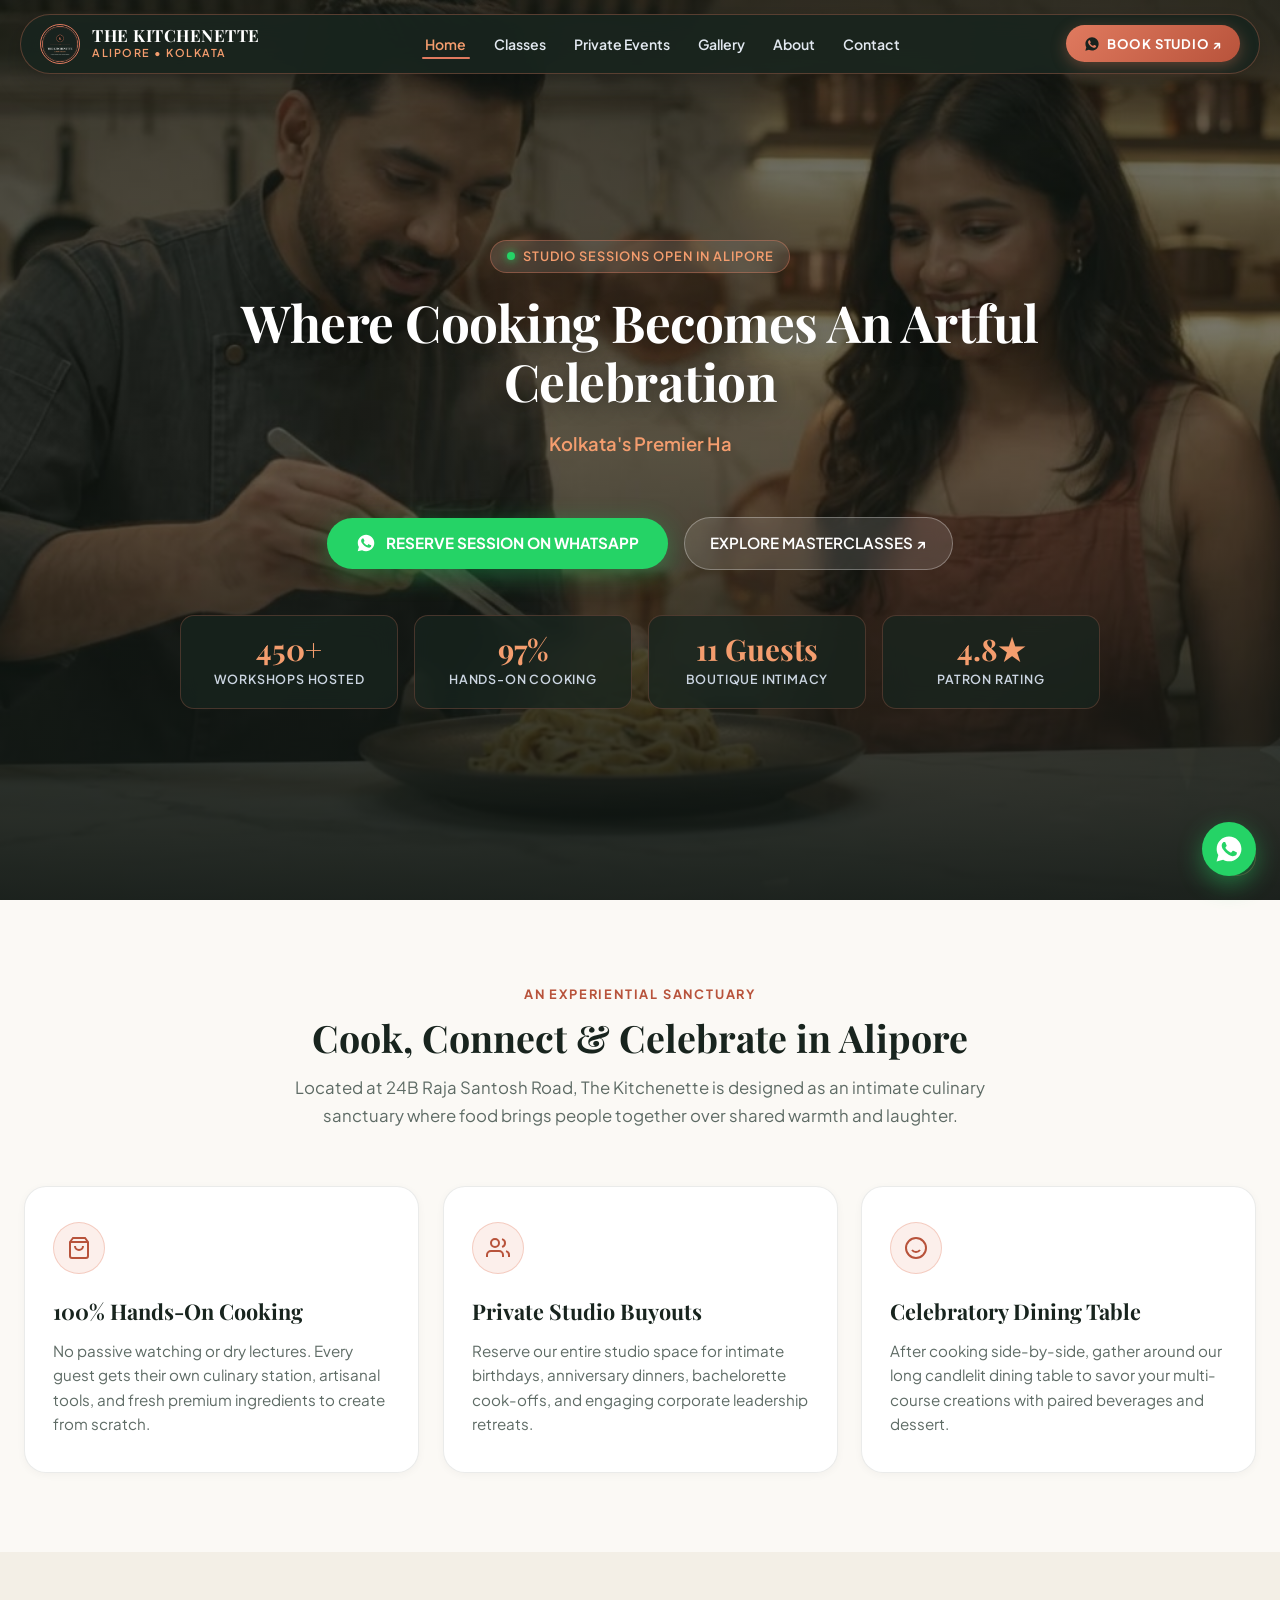
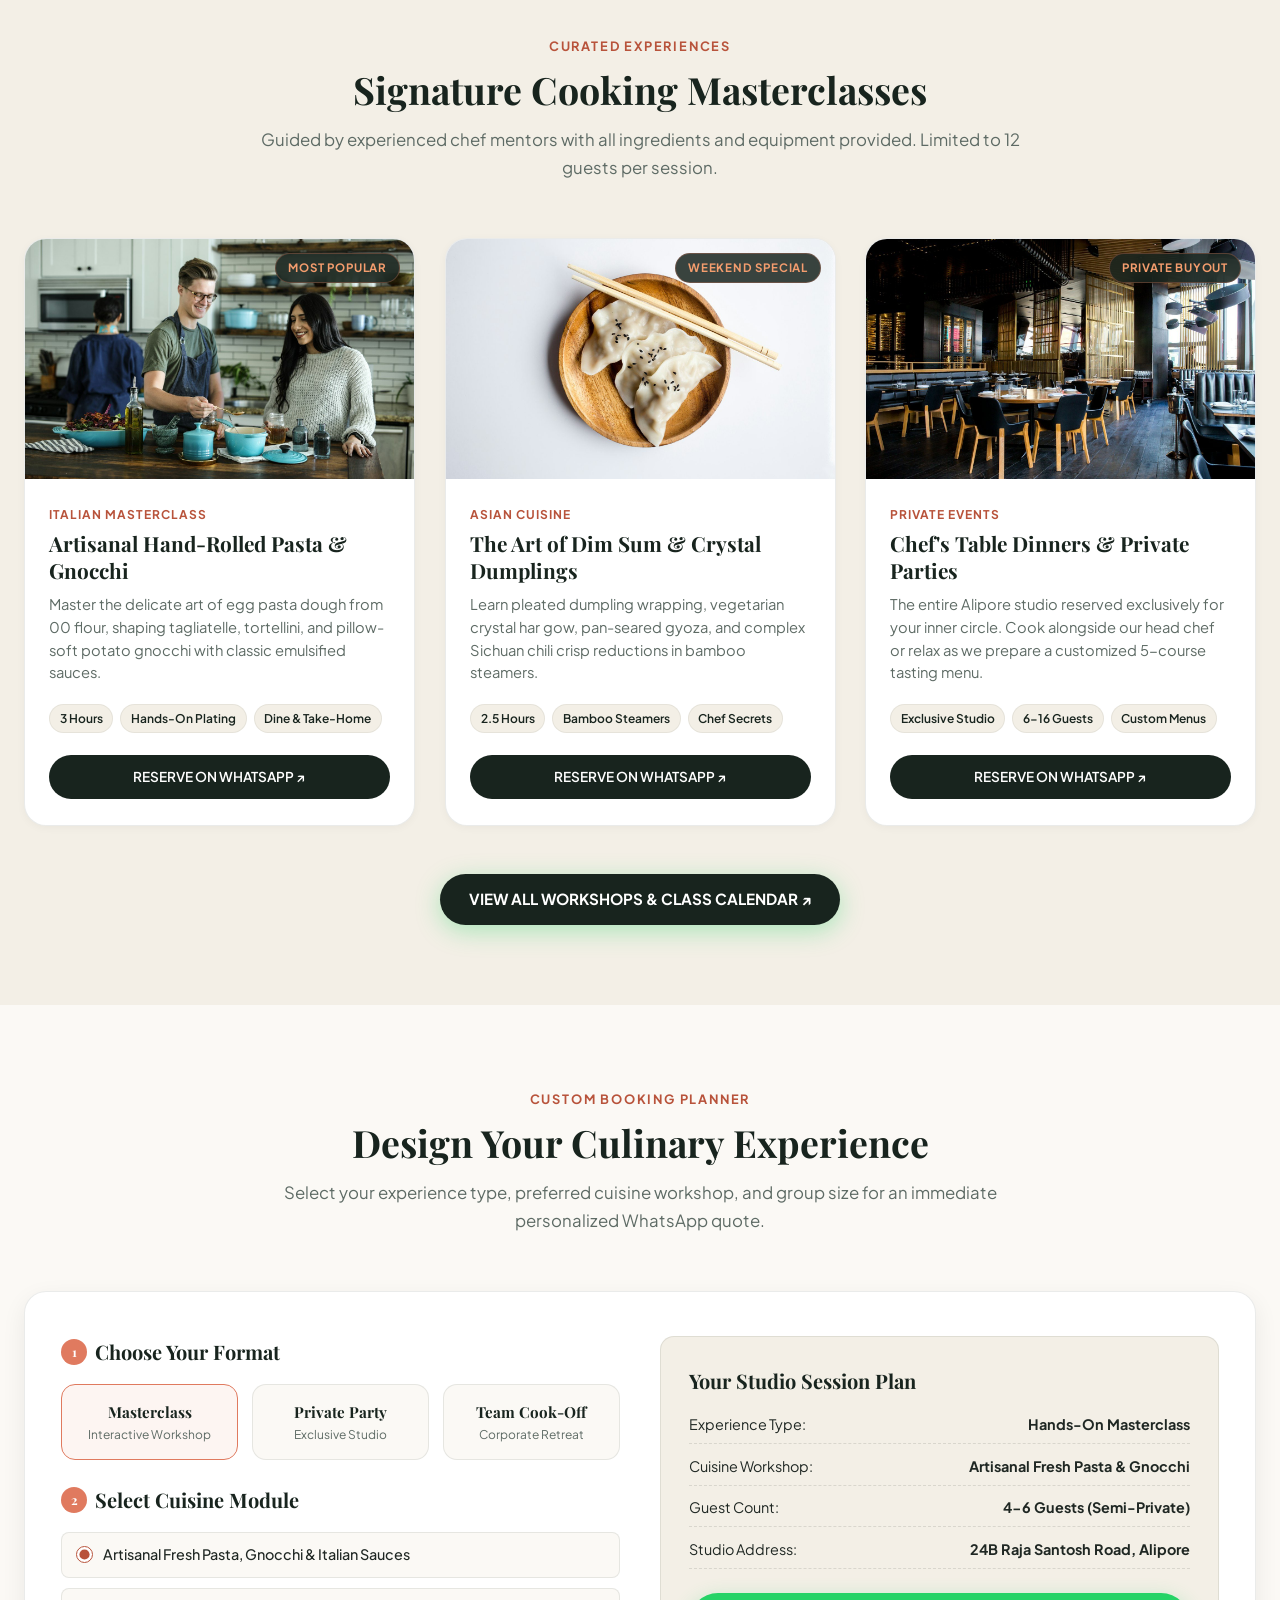
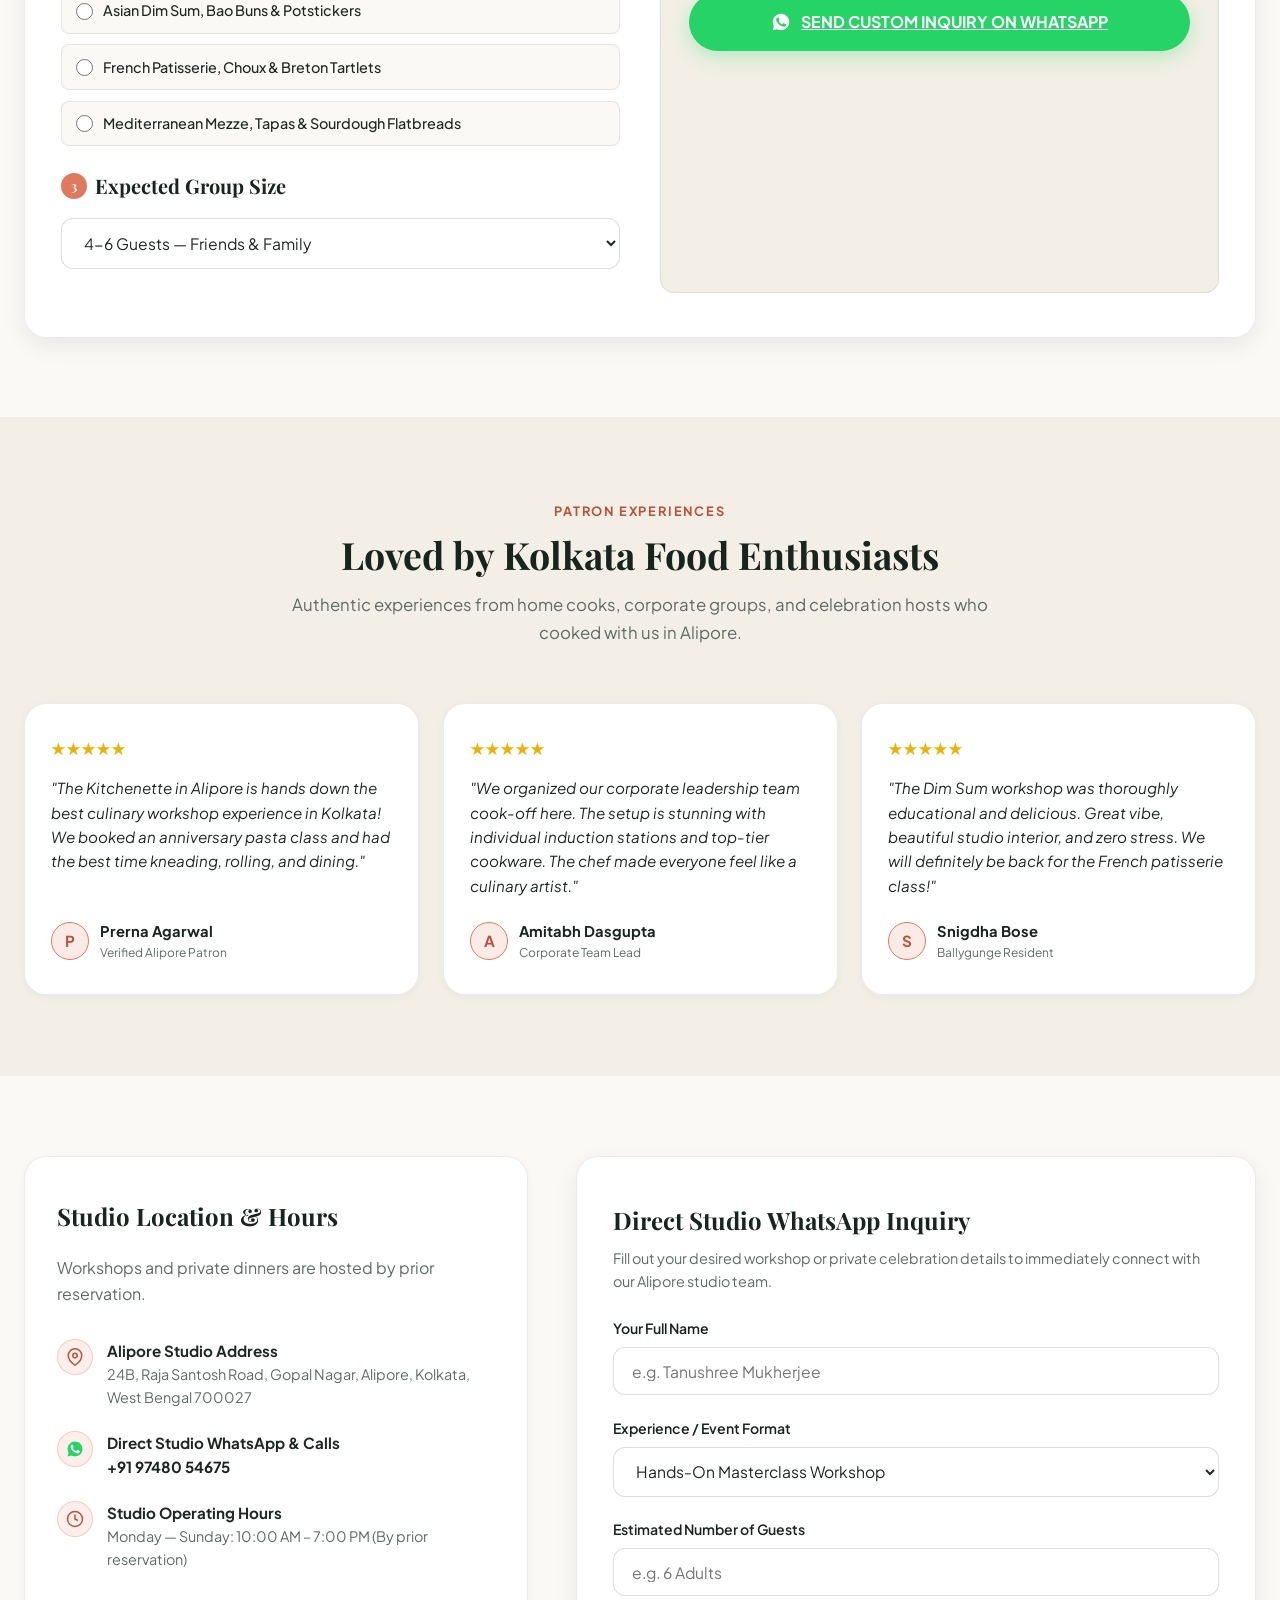
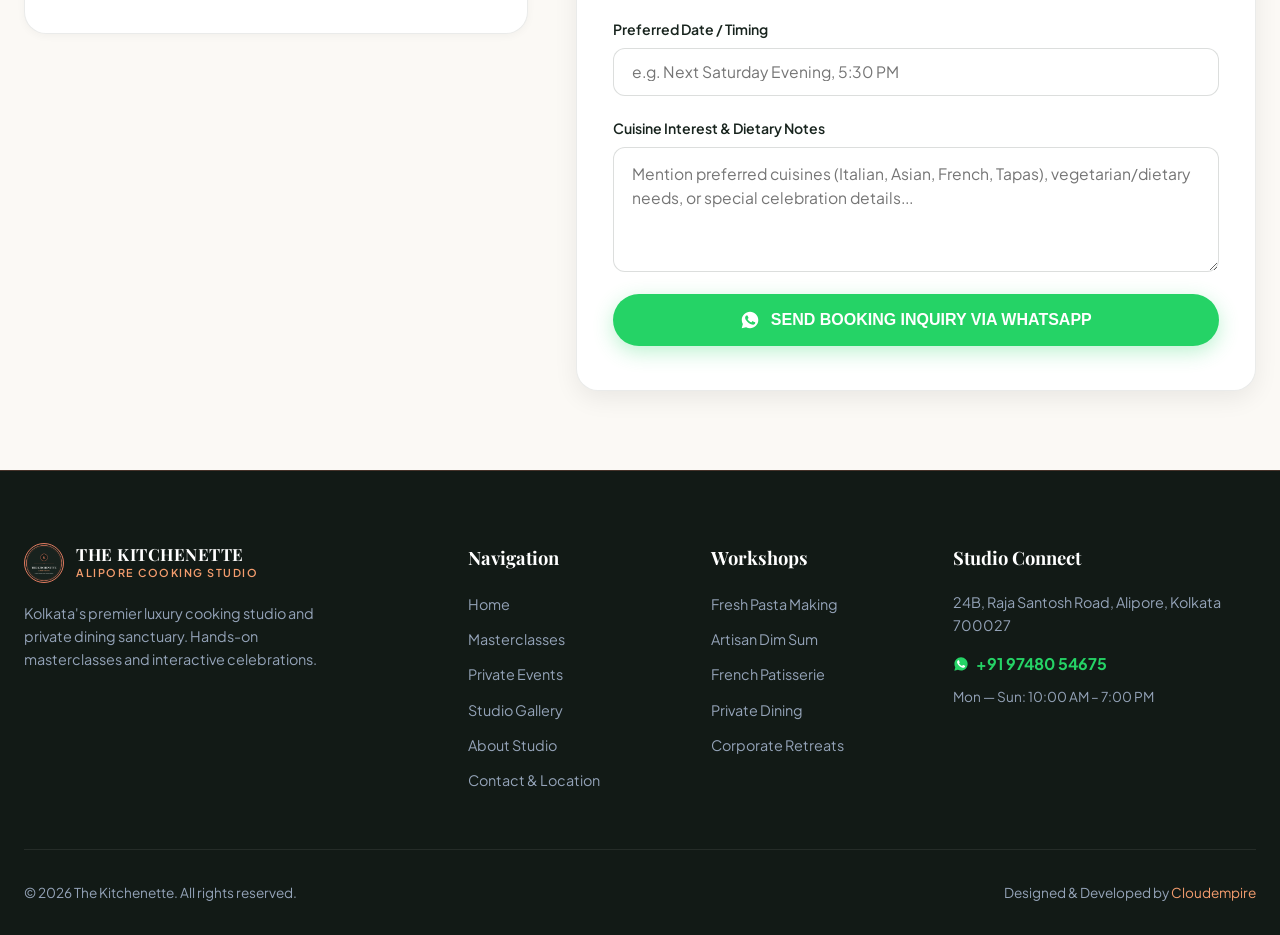
<file: index.html>
<!DOCTYPE html>
<html lang="en">
<head>
  <meta charset="UTF-8">
  <meta name="viewport" content="width=device-width, initial-scale=1.0">
  <title>The Kitchenette — Luxury Cooking Studio & Private Events | Alipore, Kolkata</title>
  <meta name="description" content="Kolkata's premier experiential cooking studio in Alipore. Hands-on cooking masterclasses, private dining celebrations, and corporate culinary team bonding.">

  <!-- Favicon Suite -->
  <link rel="icon" type="image/svg+xml" href="assets/images/favicon.svg">
  <link rel="icon" type="image/png" sizes="32x32" href="assets/images/favicon-32x32.png">
  <link rel="shortcut icon" href="assets/images/favicon.ico">
  <link rel="apple-touch-icon" sizes="180x180" href="assets/images/apple-touch-icon.png">

  <!-- Fonts -->
  <link rel="preconnect" href="https://fonts.googleapis.com">
  <link rel="preconnect" href="https://fonts.gstatic.com" crossorigin>
  <link href="https://fonts.googleapis.com/css2?family=Playfair+Display:ital,wght@0,600;0,700;0,900;1,600&family=Plus+Jakarta+Sans:wght@400;500;600;700&display=swap" rel="stylesheet">

  <link rel="stylesheet" href="css/style.css">
</head>
<body>

  <!-- FLOATING NAVBAR -->
  <header class="site-header">
    <nav class="nav-pill-wrapper" aria-label="Main Navigation">
      <a href="index.html" class="brand-block">
        <div class="brand-emblem-wrap">
          <img src="assets/images/logo.png" alt="The Kitchenette Emblem" class="brand-emblem">
        </div>
        <div class="brand-text-wrap">
          <span class="brand-name">THE KITCHENETTE</span>
          <span class="brand-sub">ALIPORE &#8226; KOLKATA</span>
        </div>
      </a>

      <ul class="nav-links">
        <li><a href="index.html" class="nav-link active">Home</a></li>
        <li><a href="classes.html" class="nav-link">Classes</a></li>
        <li><a href="private-events.html" class="nav-link">Private Events</a></li>
        <li><a href="gallery.html" class="nav-link">Gallery</a></li>
        <li><a href="about.html" class="nav-link">About</a></li>
        <li><a href="contact.html" class="nav-link">Contact</a></li>
      </ul>

      <div class="header-actions">
        <a href="https://wa.me/919748054675?text=Namaste%20The%20Kitchenette!%20I'd%20like%20to%20enquire%20about%20booking%20a%20cooking%20class%20or%20private%20event." class="btn-cta-pill" target="_blank" rel="noopener noreferrer">
          <!-- WhatsApp Icon -->
          <svg width="16" height="16" viewBox="0 0 24 24" fill="none">
            <path d="M12.04 2C6.58 2 2.13 6.45 2.13 11.91C2.13 13.66 2.59 15.36 3.45 16.86L2.05 22L7.3 20.62C8.75 21.41 10.38 21.83 12.04 21.83C17.5 21.83 21.95 17.38 21.95 11.92C21.95 6.46 17.5 2 12.04 2Z" fill="#18221e"/>
            <path d="M17.53 14.37C17.23 14.22 15.75 13.49 15.48 13.39C15.2 13.29 15 13.24 14.81 13.54C14.61 13.84 14.05 14.49 13.88 14.69C13.71 14.89 13.54 14.91 13.24 14.76C12.94 14.61 11.98 14.3 10.85 13.29C9.97 12.5 9.37 11.53 9.2 11.23C9.03 10.93 9.18 10.77 9.33 10.62C9.47 10.48 9.64 10.26 9.79 10.09C9.94 9.92 9.99 9.79 10.09 9.59C10.19 9.39 10.14 9.22 10.06 9.07C9.99 8.92 9.42 7.52 9.18 6.95C8.95 6.4 8.71 6.47 8.54 6.46C8.38 6.46 8.19 6.45 7.99 6.45C7.79 6.45 7.47 6.52 7.2 6.82C6.93 7.12 6.16 7.84 6.16 9.31C6.16 10.78 7.23 12.2 7.38 12.4C7.53 12.6 9.48 15.61 12.47 16.9C13.18 17.21 13.74 17.39 14.17 17.53C14.88 17.76 15.53 17.73 16.05 17.65C16.63 17.56 17.83 16.92 18.08 16.22C18.33 15.52 18.33 14.92 18.25 14.79C18.17 14.67 17.98 14.59 17.68 14.44L17.53 14.37Z" fill="#e07a5f"/>
          </svg>
          <span>BOOK STUDIO ↗</span>
        </a>
        <button class="hamburger-toggle" aria-label="Toggle navigation drawer" aria-expanded="false">
          <svg width="22" height="22" viewBox="0 0 24 24" fill="none" stroke="currentColor" stroke-width="2.5"><path d="M3 12h18M3 6h18M3 18h18"/></svg>
        </button>
      </div>
    </nav>
  </header>

  <!-- CINEMATIC 16:9 GEMINI HERO VIDEO -->
  <section class="hero-video-section">
    <video class="hero-video-bg" autoplay muted loop playsinline poster="assets/images/hero-poster.jpg">
      <source src="assets/videos/hero.mp4" type="video/mp4">
    </video>
    <div class="hero-overlay"></div>

    <div class="hero-content">
      <div class="hero-badge">
        <span class="live-beacon"></span>
        <span>STUDIO SESSIONS OPEN IN ALIPORE</span>
      </div>

      <h1 class="hero-title">Where Cooking Becomes An Artful Celebration</h1>

      <p class="hero-subtitle">
        <span class="dynamic-typewriter">Kolkata's Premier Hands-On Culinary Studio in Alipore.</span>
      </p>

      <div class="hero-actions">
        <a href="https://wa.me/919748054675?text=Namaste%20The%20Kitchenette!%20I'd%20like%20to%20reserve%20a%20hands-on%20cooking%20experience%20or%20private%20celebration." class="btn-hero-primary" target="_blank" rel="noopener noreferrer">
          <!-- WhatsApp Icon on Green Button: White bubble, green handset -->
          <svg width="20" height="20" viewBox="0 0 24 24" fill="none">
            <path d="M12.04 2C6.58 2 2.13 6.45 2.13 11.91C2.13 13.66 2.59 15.36 3.45 16.86L2.05 22L7.3 20.62C8.75 21.41 10.38 21.83 12.04 21.83C17.5 21.83 21.95 17.38 21.95 11.92C21.95 6.46 17.5 2 12.04 2Z" fill="#FFFFFF"/>
            <path d="M17.53 14.37C17.23 14.22 15.75 13.49 15.48 13.39C15.2 13.29 15 13.24 14.81 13.54C14.61 13.84 14.05 14.49 13.88 14.69C13.71 14.89 13.54 14.91 13.24 14.76C12.94 14.61 11.98 14.3 10.85 13.29C9.97 12.5 9.37 11.53 9.2 11.23C9.03 10.93 9.18 10.77 9.33 10.62C9.47 10.48 9.64 10.26 9.79 10.09C9.94 9.92 9.99 9.79 10.09 9.59C10.19 9.39 10.14 9.22 10.06 9.07C9.99 8.92 9.42 7.52 9.18 6.95C8.95 6.4 8.71 6.47 8.54 6.46C8.38 6.46 8.19 6.45 7.99 6.45C7.79 6.45 7.47 6.52 7.2 6.82C6.93 7.12 6.16 7.84 6.16 9.31C6.16 10.78 7.23 12.2 7.38 12.4C7.53 12.6 9.48 15.61 12.47 16.9C13.18 17.21 13.74 17.39 14.17 17.53C14.88 17.76 15.53 17.73 16.05 17.65C16.63 17.56 17.83 16.92 18.08 16.22C18.33 15.52 18.33 14.92 18.25 14.79C18.17 14.67 17.98 14.59 17.68 14.44L17.53 14.37Z" fill="#25D366"/>
          </svg>
          <span>RESERVE SESSION ON WHATSAPP</span>
        </a>
        <a href="classes.html" class="btn-hero-secondary">
          <span>EXPLORE MASTERCLASSES ↗</span>
        </a>
      </div>

      <!-- TELEMETRY METRICS (2x2 on Mobile, 4x1 Desktop - Visible Above Fold) -->
      <div class="hero-telemetry-grid">
        <div class="hero-stat-card">
          <div class="hero-stat-num stat-counter" data-target="450" data-suffix="+">0+</div>
          <div class="hero-stat-label">Workshops Hosted</div>
        </div>
        <div class="hero-stat-card">
          <div class="hero-stat-num stat-counter" data-target="100" data-suffix="%">0%</div>
          <div class="hero-stat-label">Hands-On Cooking</div>
        </div>
        <div class="hero-stat-card">
          <div class="hero-stat-num stat-counter" data-target="12" data-suffix=" Guests">0 Guests</div>
          <div class="hero-stat-label">Boutique Intimacy</div>
        </div>
        <div class="hero-stat-card">
          <div class="hero-stat-num stat-counter" data-target="4.9" data-suffix="★">0★</div>
          <div class="hero-stat-label">Patron Rating</div>
        </div>
      </div>
    </div>

    <!-- Video Pause / Play Accessible Toggle -->
    <button class="video-control-btn" aria-label="Pause Hero Video">
      <svg width="18" height="18" viewBox="0 0 24 24" fill="currentColor"><path d="M6 19h4V5H6v14zm8-14v14h4V5h-4z"/></svg>
    </button>
  </section>

  <!-- STUDIO PHILOSOPHY SECTION -->
  <section class="section">
    <div class="section-header glide-in">
      <span class="section-tag">AN EXPERIENTIAL SANCTUARY</span>
      <h2 class="section-title">Cook, Connect & Celebrate in Alipore</h2>
      <p class="section-desc">Located at 24B Raja Santosh Road, The Kitchenette is designed as an intimate culinary sanctuary where food brings people together over shared warmth and laughter.</p>
    </div>

    <div class="philosophy-grid">
      <div class="philosophy-card glide-in">
        <div class="philosophy-icon-wrap">
          <svg width="24" height="24" viewBox="0 0 24 24" fill="none" stroke="currentColor" stroke-width="2"><path d="M6 2L3 6v14a2 2 0 0 0 2 2h14a2 2 0 0 0 2-2V6l-3-4z"/><line x1="3" y1="6" x2="21" y2="6"/><path d="M16 10a4 4 0 0 1-8 0"/></svg>
        </div>
        <h3>100% Hands-On Cooking</h3>
        <p>No passive watching or dry lectures. Every guest gets their own culinary station, artisanal tools, and fresh premium ingredients to create from scratch.</p>
      </div>

      <div class="philosophy-card glide-in">
        <div class="philosophy-icon-wrap">
          <svg width="24" height="24" viewBox="0 0 24 24" fill="none" stroke="currentColor" stroke-width="2"><path d="M17 21v-2a4 4 0 0 0-4-4H5a4 4 0 0 0-4 4v2"/><circle cx="9" cy="7" r="4"/><path d="M23 21v-2a4 4 0 0 0-3-3.87"/><path d="M16 3.13a4 4 0 0 1 0 7.75"/></svg>
        </div>
        <h3>Private Studio Buyouts</h3>
        <p>Reserve our entire studio space for intimate birthdays, anniversary dinners, bachelorette cook-offs, and engaging corporate leadership retreats.</p>
      </div>

      <div class="philosophy-card glide-in">
        <div class="philosophy-icon-wrap">
          <svg width="24" height="24" viewBox="0 0 24 24" fill="none" stroke="currentColor" stroke-width="2"><circle cx="12" cy="12" r="10"/><path d="M8 14s1.5 2 4 2 4-2 4-2"/><line x1="9" y1="9" x2="9.01" y2="9"/><line x1="15" y1="9" x2="15.01" y2="9"/></svg>
        </div>
        <h3>Celebratory Dining Table</h3>
        <p>After cooking side-by-side, gather around our long candlelit dining table to savor your multi-course creations with paired beverages and dessert.</p>
      </div>
    </div>
  </section>

  <!-- FEATURED EXPERIENCES -->
  <section class="section section-alt">
    <div class="section-header glide-in">
      <span class="section-tag">CURATED EXPERIENCES</span>
      <h2 class="section-title">Signature Cooking Masterclasses</h2>
      <p class="section-desc">Guided by experienced chef mentors with all ingredients and equipment provided. Limited to 12 guests per session.</p>
    </div>

    <div class="portfolio-grid">
      <!-- Card 1 -->
      <article class="dish-card glide-in">
        <div class="card-media-wrap">
          <img src="assets/images/class-pasta-mastery.jpg" alt="Artisanal Fresh Pasta & Gnocchi Masterclass" class="card-img" loading="lazy" decoding="async">
          <span class="card-badge">MOST POPULAR</span>
        </div>
        <div class="card-body">
          <span class="card-tag">Italian Masterclass</span>
          <h3 class="card-title">Artisanal Hand-Rolled Pasta & Gnocchi</h3>
          <p class="card-desc">Master the delicate art of egg pasta dough from 00 flour, shaping tagliatelle, tortellini, and pillow-soft potato gnocchi with classic emulsified sauces.</p>
          <div class="card-specs">
            <span class="spec-chip">3 Hours</span>
            <span class="spec-chip">Hands-On Plating</span>
            <span class="spec-chip">Dine & Take-Home</span>
          </div>
          <a href="https://wa.me/919748054675?text=Hi%20The%20Kitchenette!%20I'd%20like%20to%20enquire%20about%20the%20Fresh%20Pasta%20%26%20Gnocchi%20Masterclass." class="btn-card-inquire" target="_blank" rel="noopener noreferrer">
            <span>RESERVE ON WHATSAPP ↗</span>
          </a>
        </div>
      </article>

      <!-- Card 2 -->
      <article class="dish-card glide-in">
        <div class="card-media-wrap">
          <img src="assets/images/class-asian-dimsum.jpg" alt="Art of Dim Sum & Asian Dumpling Craft" class="card-img" loading="lazy" decoding="async">
          <span class="card-badge">WEEKEND SPECIAL</span>
        </div>
        <div class="card-body">
          <span class="card-tag">Asian Cuisine</span>
          <h3 class="card-title">The Art of Dim Sum & Crystal Dumplings</h3>
          <p class="card-desc">Learn pleated dumpling wrapping, vegetarian crystal har gow, pan-seared gyoza, and complex Sichuan chili crisp reductions in bamboo steamers.</p>
          <div class="card-specs">
            <span class="spec-chip">2.5 Hours</span>
            <span class="spec-chip">Bamboo Steamers</span>
            <span class="spec-chip">Chef Secrets</span>
          </div>
          <a href="https://wa.me/919748054675?text=Hi%20The%20Kitchenette!%20I'd%20like%20to%20enquire%20about%20the%20Dim%20Sum%20Masterclass." class="btn-card-inquire" target="_blank" rel="noopener noreferrer">
            <span>RESERVE ON WHATSAPP ↗</span>
          </a>
        </div>
      </article>

      <!-- Card 3 -->
      <article class="dish-card glide-in">
        <div class="card-media-wrap">
          <img src="assets/images/event-private-dining.jpg" alt="Exclusive Studio Private Dining & Celebration" class="card-img" loading="lazy" decoding="async">
          <span class="card-badge">PRIVATE BUYOUT</span>
        </div>
        <div class="card-body">
          <span class="card-tag">Private Events</span>
          <h3 class="card-title">Chef's Table Dinners & Private Parties</h3>
          <p class="card-desc">The entire Alipore studio reserved exclusively for your inner circle. Cook alongside our head chef or relax as we prepare a customized 5-course tasting menu.</p>
          <div class="card-specs">
            <span class="spec-chip">Exclusive Studio</span>
            <span class="spec-chip">6-16 Guests</span>
            <span class="spec-chip">Custom Menus</span>
          </div>
          <a href="https://wa.me/919748054675?text=Hi%20The%20Kitchenette!%20I'd%20like%20to%20enquire%20about%20a%20Private%20Studio%20Buyout%20or%20Celebration." class="btn-card-inquire" target="_blank" rel="noopener noreferrer">
            <span>RESERVE ON WHATSAPP ↗</span>
          </a>
        </div>
      </article>
    </div>

    <div style="text-align: center; margin-top: 3rem;">
      <a href="classes.html" class="btn-hero-primary" style="background: var(--color-primary); color: #ffffff;">
        <span>VIEW ALL WORKSHOPS & CLASS CALENDAR ↗</span>
      </a>
    </div>
  </section>

  <!-- INTERACTIVE CLASS & PRIVATE EVENT PLANNER WIDGET -->
  <section class="section">
    <div class="section-header glide-in">
      <span class="section-tag">CUSTOM BOOKING PLANNER</span>
      <h2 class="section-title">Design Your Culinary Experience</h2>
      <p class="section-desc">Select your experience type, preferred cuisine workshop, and group size for an immediate personalized WhatsApp quote.</p>
    </div>

    <div class="interactive-widget-box glide-in">
      <div class="widget-grid">
        <div class="widget-controls">
          <div class="widget-step-title">
            <span class="step-num-pill">1</span>
            <span>Choose Your Format</span>
          </div>
          <div class="experience-selector">
            <div class="exp-option selected" data-exp="Hands-On Masterclass">
              <div class="exp-option-title">Masterclass</div>
              <div class="exp-option-sub">Interactive Workshop</div>
            </div>
            <div class="exp-option" data-exp="Private Studio Buyout">
              <div class="exp-option-title">Private Party</div>
              <div class="exp-option-sub">Exclusive Studio</div>
            </div>
            <div class="exp-option" data-exp="Corporate Team Cooking">
              <div class="exp-option-title">Team Cook-Off</div>
              <div class="exp-option-sub">Corporate Retreat</div>
            </div>
          </div>

          <div class="widget-step-title">
            <span class="step-num-pill">2</span>
            <span>Select Cuisine Module</span>
          </div>
          <div class="cuisine-options-list">
            <label class="cuisine-radio-label">
              <input type="radio" name="cuisine" value="Artisanal Fresh Pasta & Gnocchi" checked>
              <span>Artisanal Fresh Pasta, Gnocchi & Italian Sauces</span>
            </label>
            <label class="cuisine-radio-label">
              <input type="radio" name="cuisine" value="Asian Dim Sum & Crystal Dumplings">
              <span>Asian Dim Sum, Bao Buns & Potstickers</span>
            </label>
            <label class="cuisine-radio-label">
              <input type="radio" name="cuisine" value="French Patisserie & Breton Tarts">
              <span>French Patisserie, Choux & Breton Tartlets</span>
            </label>
            <label class="cuisine-radio-label">
              <input type="radio" name="cuisine" value="Mediterranean Mezze & Sourdough Flatbreads">
              <span>Mediterranean Mezze, Tapas & Sourdough Flatbreads</span>
            </label>
          </div>

          <div class="widget-step-title">
            <span class="step-num-pill">3</span>
            <span>Expected Group Size</span>
          </div>
          <select id="planner-group-size" class="form-control" style="margin-bottom: 1.5rem;">
            <option value="Couple (2 Guests)">Couple (2 Guests) — Date Night Session</option>
            <option value="4-6 Guests (Semi-Private)" selected>4-6 Guests — Friends & Family</option>
            <option value="8-12 Guests (Full Studio Workshop)">8-12 Guests — Full Studio Workshop</option>
            <option value="12-16 Guests (Exclusive Buyout)">12-16 Guests — Exclusive Studio Buyout</option>
          </select>
        </div>

        <!-- Summary Card -->
        <div class="widget-summary-card">
          <h3 class="summary-headline">Your Studio Session Plan</h3>
          <ul class="summary-details-list">
            <li>
              <span>Experience Type:</span>
              <strong id="summary-exp-type">Hands-On Masterclass</strong>
            </li>
            <li>
              <span>Cuisine Workshop:</span>
              <strong id="summary-cuisine">Artisanal Fresh Pasta & Gnocchi</strong>
            </li>
            <li>
              <span>Guest Count:</span>
              <strong id="summary-group-size">4-6 Guests (Semi-Private)</strong>
            </li>
            <li>
              <span>Studio Address:</span>
              <strong>24B Raja Santosh Road, Alipore</strong>
            </li>
          </ul>

          <a href="https://wa.me/919748054675?text=Hi%20The%20Kitchenette!%20I'd%20like%20to%20enquire%20about%20a%20Hands-On%20Masterclass%20in%20Fresh%20Pasta%20for%204-6%20guests." id="btn-planner-wa" class="btn-form-submit" target="_blank" rel="noopener noreferrer">
            <svg width="20" height="20" viewBox="0 0 24 24" fill="none">
              <path d="M12.04 2C6.58 2 2.13 6.45 2.13 11.91C2.13 13.66 2.59 15.36 3.45 16.86L2.05 22L7.3 20.62C8.75 21.41 10.38 21.83 12.04 21.83C17.5 21.83 21.95 17.38 21.95 11.92C21.95 6.46 17.5 2 12.04 2Z" fill="#FFFFFF"/>
              <path d="M17.53 14.37C17.23 14.22 15.75 13.49 15.48 13.39C15.2 13.29 15 13.24 14.81 13.54C14.61 13.84 14.05 14.49 13.88 14.69C13.71 14.89 13.54 14.91 13.24 14.76C12.94 14.61 11.98 14.3 10.85 13.29C9.97 12.5 9.37 11.53 9.2 11.23C9.03 10.93 9.18 10.77 9.33 10.62C9.47 10.48 9.64 10.26 9.79 10.09C9.94 9.92 9.99 9.79 10.09 9.59C10.19 9.39 10.14 9.22 10.06 9.07C9.99 8.92 9.42 7.52 9.18 6.95C8.95 6.4 8.71 6.47 8.54 6.46C8.38 6.46 8.19 6.45 7.99 6.45C7.79 6.45 7.47 6.52 7.2 6.82C6.93 7.12 6.16 7.84 6.16 9.31C6.16 10.78 7.23 12.2 7.38 12.4C7.53 12.6 9.48 15.61 12.47 16.9C13.18 17.21 13.74 17.39 14.17 17.53C14.88 17.76 15.53 17.73 16.05 17.65C16.63 17.56 17.83 16.92 18.08 16.22C18.33 15.52 18.33 14.92 18.25 14.79C18.17 14.67 17.98 14.59 17.68 14.44L17.53 14.37Z" fill="#25D366"/>
            </svg>
            <span>SEND CUSTOM INQUIRY ON WHATSAPP</span>
          </a>
        </div>
      </div>
    </div>
  </section>

  <!-- AUTHENTIC REVIEWS WALL -->
  <section class="section section-alt">
    <div class="section-header glide-in">
      <span class="section-tag">PATRON EXPERIENCES</span>
      <h2 class="section-title">Loved by Kolkata Food Enthusiasts</h2>
      <p class="section-desc">Authentic experiences from home cooks, corporate groups, and celebration hosts who cooked with us in Alipore.</p>
    </div>

    <div class="reviews-grid">
      <div class="review-card glide-in">
        <div class="review-stars">★★★★★</div>
        <p class="review-quote">"The Kitchenette in Alipore is hands down the best culinary workshop experience in Kolkata! We booked an anniversary pasta class and had the best time kneading, rolling, and dining."</p>
        <div class="reviewer-meta">
          <div class="reviewer-avatar-initial">P</div>
          <div>
            <div class="reviewer-name">Prerna Agarwal</div>
            <div class="reviewer-source">Verified Alipore Patron</div>
          </div>
        </div>
      </div>

      <div class="review-card glide-in">
        <div class="review-stars">★★★★★</div>
        <p class="review-quote">"We organized our corporate leadership team cook-off here. The setup is stunning with individual induction stations and top-tier cookware. The chef made everyone feel like a culinary artist."</p>
        <div class="reviewer-meta">
          <div class="reviewer-avatar-initial">A</div>
          <div>
            <div class="reviewer-name">Amitabh Dasgupta</div>
            <div class="reviewer-source">Corporate Team Lead</div>
          </div>
        </div>
      </div>

      <div class="review-card glide-in">
        <div class="review-stars">★★★★★</div>
        <p class="review-quote">"The Dim Sum workshop was thoroughly educational and delicious. Great vibe, beautiful studio interior, and zero stress. We will definitely be back for the French patisserie class!"</p>
        <div class="reviewer-meta">
          <div class="reviewer-avatar-initial">S</div>
          <div>
            <div class="reviewer-name">Snigdha Bose</div>
            <div class="reviewer-source">Ballygunge Resident</div>
          </div>
        </div>
      </div>
    </div>
  </section>

  <!-- STUDIO CONTACT & INQUIRY FORM -->
  <section class="section">
    <div class="contact-grid">
      <div class="contact-info-card glide-in">
        <h3 class="contact-info-title">Studio Location & Hours</h3>
        <p style="color: var(--color-text-muted); margin-bottom: 2rem;">Workshops and private dinners are hosted by prior reservation.</p>

        <div class="contact-detail-row">
          <div class="contact-icon-pill">
            <svg width="18" height="18" viewBox="0 0 24 24" fill="none" stroke="currentColor" stroke-width="2"><path d="M21 10c0 7-9 13-9 13s-9-6-9-13a9 9 0 0 1 18 0z"/><circle cx="12" cy="10" r="3"/></svg>
          </div>
          <div>
            <strong>Alipore Studio Address</strong>
            <p style="color: var(--color-text-muted); font-size: 0.9rem;">24B, Raja Santosh Road, Gopal Nagar, Alipore, Kolkata, West Bengal 700027</p>
          </div>
        </div>

        <div class="contact-detail-row">
          <div class="contact-icon-pill">
            <svg width="18" height="18" viewBox="0 0 24 24" fill="none">
              <path d="M12.04 2C6.58 2 2.13 6.45 2.13 11.91C2.13 13.66 2.59 15.36 3.45 16.86L2.05 22L7.3 20.62C8.75 21.41 10.38 21.83 12.04 21.83C17.5 21.83 21.95 17.38 21.95 11.92C21.95 6.46 17.5 2 12.04 2Z" fill="#25D366"/>
              <path d="M17.53 14.37C17.23 14.22 15.75 13.49 15.48 13.39C15.2 13.29 15 13.24 14.81 13.54C14.61 13.84 14.05 14.49 13.88 14.69C13.71 14.89 13.54 14.91 13.24 14.76C12.94 14.61 11.98 14.3 10.85 13.29C9.97 12.5 9.37 11.53 9.2 11.23C9.03 10.93 9.18 10.77 9.33 10.62C9.47 10.48 9.64 10.26 9.79 10.09C9.94 9.92 9.99 9.79 10.09 9.59C10.19 9.39 10.14 9.22 10.06 9.07C9.99 8.92 9.42 7.52 9.18 6.95C8.95 6.4 8.71 6.47 8.54 6.46C8.38 6.46 8.19 6.45 7.99 6.45C7.79 6.45 7.47 6.52 7.2 6.82C6.93 7.12 6.16 7.84 6.16 9.31C6.16 10.78 7.23 12.2 7.38 12.4C7.53 12.6 9.48 15.61 12.47 16.9C13.18 17.21 13.74 17.39 14.17 17.53C14.88 17.76 15.53 17.73 16.05 17.65C16.63 17.56 17.83 16.92 18.08 16.22C18.33 15.52 18.33 14.92 18.25 14.79C18.17 14.67 17.98 14.59 17.68 14.44L17.53 14.37Z" fill="#FFFFFF"/>
            </svg>
          </div>
          <div>
            <strong>Direct Studio WhatsApp & Calls</strong>
            <p><a href="https://wa.me/919748054675" class="contact-phone-link" target="_blank" rel="noopener noreferrer">+91 97480 54675</a></p>
          </div>
        </div>

        <div class="contact-detail-row">
          <div class="contact-icon-pill">
            <svg width="18" height="18" viewBox="0 0 24 24" fill="none" stroke="currentColor" stroke-width="2"><circle cx="12" cy="12" r="10"/><polyline points="12 6 12 12 16 14"/></svg>
          </div>
          <div>
            <strong>Studio Operating Hours</strong>
            <p style="color: var(--color-text-muted); font-size: 0.9rem;">Monday — Sunday: 10:00 AM – 7:00 PM (By prior reservation)</p>
          </div>
        </div>
      </div>

      <div class="contact-form-card glide-in">
        <h3 style="font-family: var(--font-serif); font-size: 1.5rem; margin-bottom: 0.5rem; color: var(--color-primary);">Direct Studio WhatsApp Inquiry</h3>
        <p style="color: var(--color-text-muted); font-size: 0.9rem; margin-bottom: 1.5rem;">Fill out your desired workshop or private celebration details to immediately connect with our Alipore studio team.</p>

        <form id="kitchenette-contact-form">
          <div class="form-group">
            <label class="form-label" for="form-name">Your Full Name</label>
            <input type="text" id="form-name" class="form-control" placeholder="e.g. Tanushree Mukherjee" required>
          </div>

          <div class="form-group">
            <label class="form-label" for="form-type">Experience / Event Format</label>
            <select id="form-type" class="form-control">
              <option value="Hands-On Masterclass Workshop">Hands-On Masterclass Workshop</option>
              <option value="Private Celebration & Dinner Buyout">Private Celebration & Dinner Buyout</option>
              <option value="Corporate Culinary Team Bonding">Corporate Culinary Team Bonding</option>
              <option value="Couple Cooking Date Night">Couple Cooking Date Night</option>
              <option value="Kids & Teens Cooking Camp">Kids & Teens Cooking Camp</option>
            </select>
          </div>

          <div class="form-group">
            <label class="form-label" for="form-guests">Estimated Number of Guests</label>
            <input type="text" id="form-guests" class="form-control" placeholder="e.g. 6 Adults">
          </div>

          <div class="form-group">
            <label class="form-label" for="form-date">Preferred Date / Timing</label>
            <input type="text" id="form-date" class="form-control" placeholder="e.g. Next Saturday Evening, 5:30 PM">
          </div>

          <div class="form-group">
            <label class="form-label" for="form-notes">Cuisine Interest & Dietary Notes</label>
            <textarea id="form-notes" class="form-control" placeholder="Mention preferred cuisines (Italian, Asian, French, Tapas), vegetarian/dietary needs, or special celebration details..."></textarea>
          </div>

          <button type="submit" class="btn-form-submit">
            <svg width="20" height="20" viewBox="0 0 24 24" fill="none">
              <path d="M12.04 2C6.58 2 2.13 6.45 2.13 11.91C2.13 13.66 2.59 15.36 3.45 16.86L2.05 22L7.3 20.62C8.75 21.41 10.38 21.83 12.04 21.83C17.5 21.83 21.95 17.38 21.95 11.92C21.95 6.46 17.5 2 12.04 2Z" fill="#FFFFFF"/>
              <path d="M17.53 14.37C17.23 14.22 15.75 13.49 15.48 13.39C15.2 13.29 15 13.24 14.81 13.54C14.61 13.84 14.05 14.49 13.88 14.69C13.71 14.89 13.54 14.91 13.24 14.76C12.94 14.61 11.98 14.3 10.85 13.29C9.97 12.5 9.37 11.53 9.2 11.23C9.03 10.93 9.18 10.77 9.33 10.62C9.47 10.48 9.64 10.26 9.79 10.09C9.94 9.92 9.99 9.79 10.09 9.59C10.19 9.39 10.14 9.22 10.06 9.07C9.99 8.92 9.42 7.52 9.18 6.95C8.95 6.4 8.71 6.47 8.54 6.46C8.38 6.46 8.19 6.45 7.99 6.45C7.79 6.45 7.47 6.52 7.2 6.82C6.93 7.12 6.16 7.84 6.16 9.31C6.16 10.78 7.23 12.2 7.38 12.4C7.53 12.6 9.48 15.61 12.47 16.9C13.18 17.21 13.74 17.39 14.17 17.53C14.88 17.76 15.53 17.73 16.05 17.65C16.63 17.56 17.83 16.92 18.08 16.22C18.33 15.52 18.33 14.92 18.25 14.79C18.17 14.67 17.98 14.59 17.68 14.44L17.53 14.37Z" fill="#25D366"/>
            </svg>
            <span>SEND BOOKING INQUIRY VIA WHATSAPP</span>
          </button>
        </form>
      </div>
    </div>
  </section>

  <!-- FLOATING WHATSAPP BUTTON -->
  <a href="https://wa.me/919748054675?text=Namaste%20The%20Kitchenette!%20I'd%20like%20to%20enquire%20about%20a%20studio%20session." class="floating-wa-btn" aria-label="Book on WhatsApp" target="_blank" rel="noopener noreferrer">
    <svg width="30" height="30" viewBox="0 0 24 24" fill="none">
      <path d="M12.04 2C6.58 2 2.13 6.45 2.13 11.91C2.13 13.66 2.59 15.36 3.45 16.86L2.05 22L7.3 20.62C8.75 21.41 10.38 21.83 12.04 21.83C17.5 21.83 21.95 17.38 21.95 11.92C21.95 6.46 17.5 2 12.04 2Z" fill="#FFFFFF"/>
      <path d="M17.53 14.37C17.23 14.22 15.75 13.49 15.48 13.39C15.2 13.29 15 13.24 14.81 13.54C14.61 13.84 14.05 14.49 13.88 14.69C13.71 14.89 13.54 14.91 13.24 14.76C12.94 14.61 11.98 14.3 10.85 13.29C9.97 12.5 9.37 11.53 9.2 11.23C9.03 10.93 9.18 10.77 9.33 10.62C9.47 10.48 9.64 10.26 9.79 10.09C9.94 9.92 9.99 9.79 10.09 9.59C10.19 9.39 10.14 9.22 10.06 9.07C9.99 8.92 9.42 7.52 9.18 6.95C8.95 6.4 8.71 6.47 8.54 6.46C8.38 6.46 8.19 6.45 7.99 6.45C7.79 6.45 7.47 6.52 7.2 6.82C6.93 7.12 6.16 7.84 6.16 9.31C6.16 10.78 7.23 12.2 7.38 12.4C7.53 12.6 9.48 15.61 12.47 16.9C13.18 17.21 13.74 17.39 14.17 17.53C14.88 17.76 15.53 17.73 16.05 17.65C16.63 17.56 17.83 16.92 18.08 16.22C18.33 15.52 18.33 14.92 18.25 14.79C18.17 14.67 17.98 14.59 17.68 14.44L17.53 14.37Z" fill="#25D366"/>
    </svg>
  </a>

  <!-- SITE FOOTER -->
  <footer class="site-footer">
    <div class="footer-inner">
      <div class="footer-col">
        <div class="brand-block" style="margin-bottom: 1.15rem;">
          <div class="brand-emblem-wrap">
            <img src="assets/images/logo.png" alt="The Kitchenette Emblem" class="brand-emblem">
          </div>
          <div class="brand-text-wrap">
            <span class="brand-name">THE KITCHENETTE</span>
            <span class="brand-sub">ALIPORE COOKING STUDIO</span>
          </div>
        </div>
        <p style="font-size: 0.9rem; line-height: 1.6; color: #94a3b8; max-width: 320px;">Kolkata's premier luxury cooking studio and private dining sanctuary. Hands-on masterclasses and interactive celebrations.</p>
      </div>

      <div class="footer-col">
        <h4>Navigation</h4>
        <ul class="footer-links-list">
          <li><a href="index.html">Home</a></li>
          <li><a href="classes.html">Masterclasses</a></li>
          <li><a href="private-events.html">Private Events</a></li>
          <li><a href="gallery.html">Studio Gallery</a></li>
          <li><a href="about.html">About Studio</a></li>
          <li><a href="contact.html">Contact & Location</a></li>
        </ul>
      </div>

      <div class="footer-col">
        <h4>Workshops</h4>
        <ul class="footer-links-list">
          <li><a href="classes.html">Fresh Pasta Making</a></li>
          <li><a href="classes.html">Artisan Dim Sum</a></li>
          <li><a href="classes.html">French Patisserie</a></li>
          <li><a href="private-events.html">Private Dining</a></li>
          <li><a href="private-events.html">Corporate Retreats</a></li>
        </ul>
      </div>

      <div class="footer-col">
        <h4>Studio Connect</h4>
        <p style="font-size: 0.9rem; color: #94a3b8; margin-bottom: 0.85rem;">24B, Raja Santosh Road, Alipore, Kolkata 700027</p>
        <p style="margin-bottom: 0.5rem;">
          <a href="https://wa.me/919748054675" style="color: #25D366; font-weight: 700; text-decoration: none; display: inline-flex; align-items: center; gap: 0.45rem;">
            <svg width="16" height="16" viewBox="0 0 24 24" fill="none"><path d="M12.04 2C6.58 2 2.13 6.45 2.13 11.91C2.13 13.66 2.59 15.36 3.45 16.86L2.05 22L7.3 20.62C8.75 21.41 10.38 21.83 12.04 21.83C17.5 21.83 21.95 17.38 21.95 11.92C21.95 6.46 17.5 2 12.04 2Z" fill="#25D366"/><path d="M17.53 14.37C17.23 14.22 15.75 13.49 15.48 13.39C15.2 13.29 15 13.24 14.81 13.54C14.61 13.84 14.05 14.49 13.88 14.69C13.71 14.89 13.54 14.91 13.24 14.76C12.94 14.61 11.98 14.3 10.85 13.29C9.97 12.5 9.37 11.53 9.2 11.23C9.03 10.93 9.18 10.77 9.33 10.62C9.47 10.48 9.64 10.26 9.79 10.09C9.94 9.92 9.99 9.79 10.09 9.59C10.19 9.39 10.14 9.22 10.06 9.07C9.99 8.92 9.42 7.52 9.18 6.95C8.95 6.4 8.71 6.47 8.54 6.46C8.38 6.46 8.19 6.45 7.99 6.45C7.79 6.45 7.47 6.52 7.2 6.82C6.93 7.12 6.16 7.84 6.16 9.31C6.16 10.78 7.23 12.2 7.38 12.4C7.53 12.6 9.48 15.61 12.47 16.9C13.18 17.21 13.74 17.39 14.17 17.53C14.88 17.76 15.53 17.73 16.05 17.65C16.63 17.56 17.83 16.92 18.08 16.22C18.33 15.52 18.33 14.92 18.25 14.79C18.17 14.67 17.98 14.59 17.68 14.44L17.53 14.37Z" fill="#FFFFFF"/></svg>
            <span>+91 97480 54675</span>
          </a>
        </p>
        <p style="font-size: 0.85rem; color: #94a3b8;">Mon — Sun: 10:00 AM – 7:00 PM</p>
      </div>
    </div>

    <div class="footer-bottom">
      <div>&copy; 2026 The Kitchenette. All rights reserved.</div>
      <div>Designed & Developed by <a href="https://cloudempire.tech/" target="_blank" rel="noopener noreferrer">Cloudempire</a></div>
    </div>
  </footer>

  <script src="js/main.js"></script>
</body>
</html>
</file>
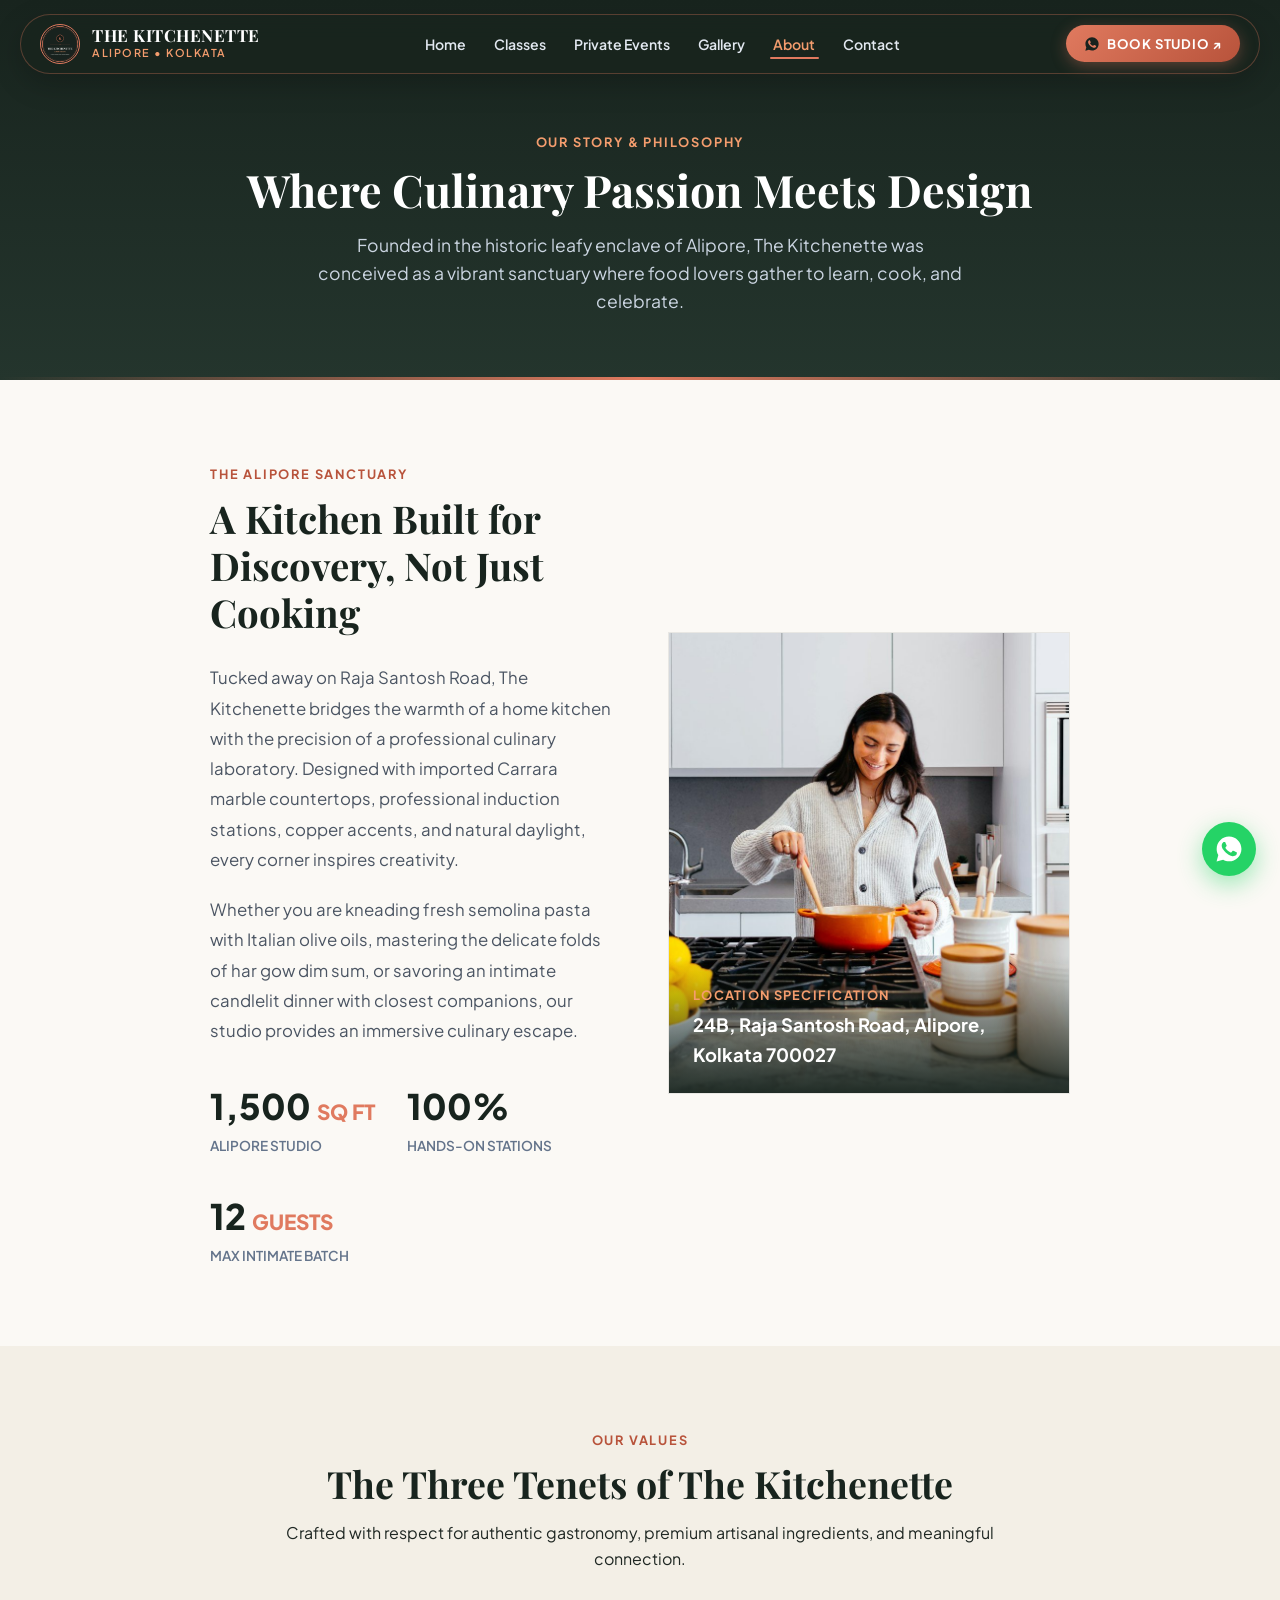
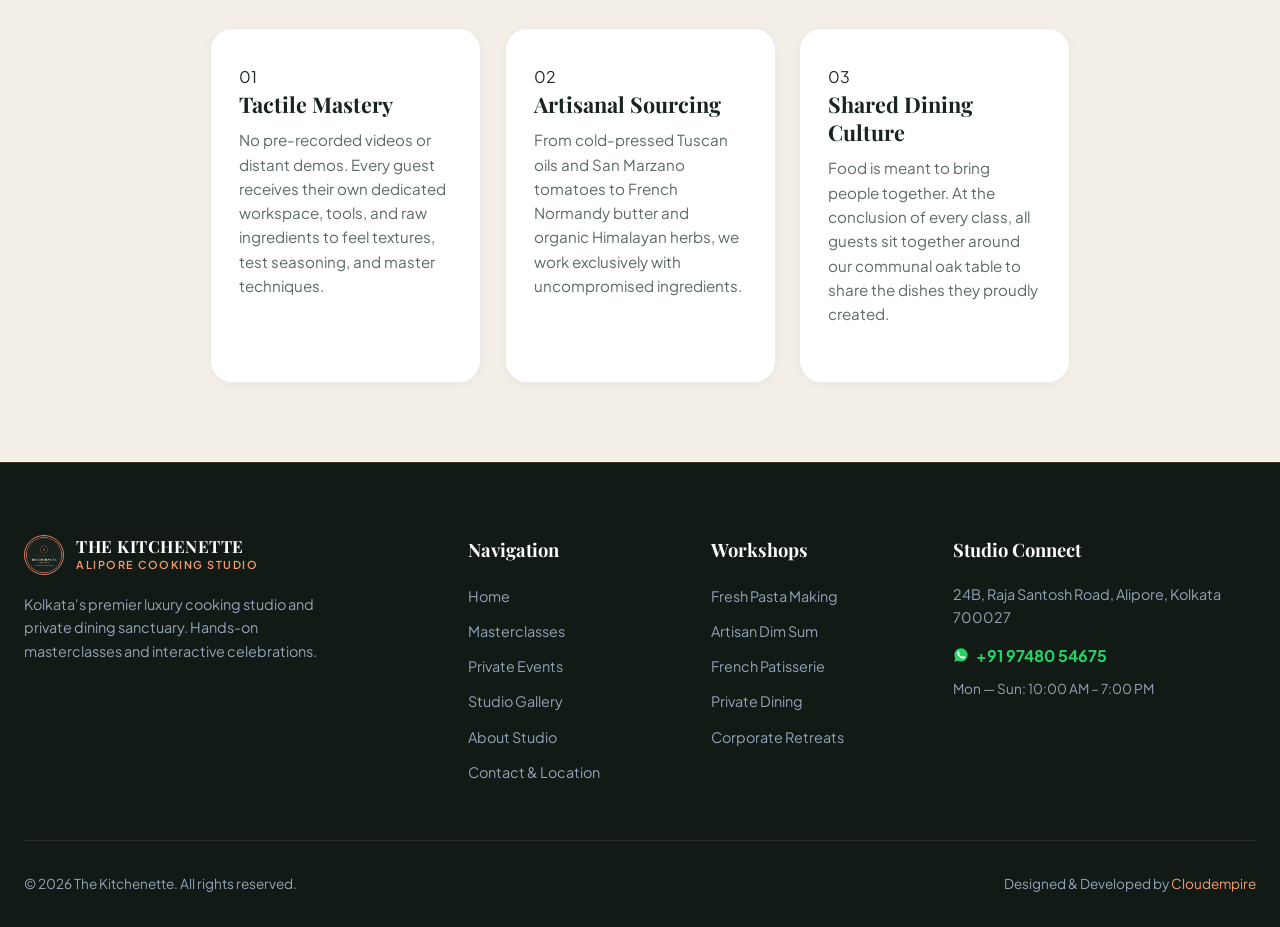
<file: about.html>
<!DOCTYPE html>
<html lang="en">
<head>
  <meta charset="UTF-8">
  <meta name="viewport" content="width=device-width, initial-scale=1.0">
  <title>About Our Studio — The Kitchenette | Alipore, Kolkata</title>
  <meta name="description" content="Discover the story, philosophy, and luxury design of The Kitchenette — Kolkata's first dedicated culinary studio located at 24B Raja Santosh Road, Alipore.">

  <!-- Favicon Suite -->
  <link rel="icon" type="image/svg+xml" href="assets/images/favicon.svg">
  <link rel="icon" type="image/png" sizes="32x32" href="assets/images/favicon-32x32.png">
  <link rel="shortcut icon" href="assets/images/favicon.ico">
  <link rel="apple-touch-icon" sizes="180x180" href="assets/images/apple-touch-icon.png">

  <!-- Fonts -->
  <link rel="preconnect" href="https://fonts.googleapis.com">
  <link rel="preconnect" href="https://fonts.gstatic.com" crossorigin>
  <link href="https://fonts.googleapis.com/css2?family=Playfair+Display:ital,wght@0,600;0,700;0,900;1,600&family=Plus+Jakarta+Sans:wght@400;500;600;700&display=swap" rel="stylesheet">

  <link rel="stylesheet" href="css/style.css">
</head>
<body>

  <!-- FLOATING NAVBAR -->
  <header class="site-header">
    <nav class="nav-pill-wrapper" aria-label="Main Navigation">
      <a href="index.html" class="brand-block">
        <div class="brand-emblem-wrap">
          <img src="assets/images/logo.png" alt="The Kitchenette Emblem" class="brand-emblem">
        </div>
        <div class="brand-text-wrap">
          <span class="brand-name">THE KITCHENETTE</span>
          <span class="brand-sub">ALIPORE &#8226; KOLKATA</span>
        </div>
      </a>

      <ul class="nav-links">
        <li><a href="index.html" class="nav-link">Home</a></li>
        <li><a href="classes.html" class="nav-link">Classes</a></li>
        <li><a href="private-events.html" class="nav-link">Private Events</a></li>
        <li><a href="gallery.html" class="nav-link">Gallery</a></li>
        <li><a href="about.html" class="nav-link active">About</a></li>
        <li><a href="contact.html" class="nav-link">Contact</a></li>
      </ul>

      <div class="header-actions">
        <a href="https://wa.me/919748054675?text=Namaste%20The%20Kitchenette!%20I'd%20like%20to%20visit%20your%20studio." class="btn-cta-pill" target="_blank" rel="noopener noreferrer">
          <svg width="16" height="16" viewBox="0 0 24 24" fill="none">
            <path d="M12.04 2C6.58 2 2.13 6.45 2.13 11.91C2.13 13.66 2.59 15.36 3.45 16.86L2.05 22L7.3 20.62C8.75 21.41 10.38 21.83 12.04 21.83C17.5 21.83 21.95 17.38 21.95 11.92C21.95 6.46 17.5 2 12.04 2Z" fill="#18221e"/>
            <path d="M17.53 14.37C17.23 14.22 15.75 13.49 15.48 13.39C15.2 13.29 15 13.24 14.81 13.54C14.61 13.84 14.05 14.49 13.88 14.69C13.71 14.89 13.54 14.91 13.24 14.76C12.94 14.61 11.98 14.3 10.85 13.29C9.97 12.5 9.37 11.53 9.2 11.23C9.03 10.93 9.18 10.77 9.33 10.62C9.47 10.48 9.64 10.26 9.79 10.09C9.94 9.92 9.99 9.79 10.09 9.59C10.19 9.39 10.14 9.22 10.06 9.07C9.99 8.92 9.42 7.52 9.18 6.95C8.95 6.4 8.71 6.47 8.54 6.46C8.38 6.46 8.19 6.45 7.99 6.45C7.79 6.45 7.47 6.52 7.2 6.82C6.93 7.12 6.16 7.84 6.16 9.31C6.16 10.78 7.23 12.2 7.38 12.4C7.53 12.6 9.48 15.61 12.47 16.9C13.18 17.21 13.74 17.39 14.17 17.53C14.88 17.76 15.53 17.73 16.05 17.65C16.63 17.56 17.83 16.92 18.08 16.22C18.33 15.52 18.33 14.92 18.25 14.79C18.17 14.67 17.98 14.59 17.68 14.44L17.53 14.37Z" fill="#e07a5f"/>
          </svg>
          <span>BOOK STUDIO ↗</span>
        </a>
        <button class="hamburger-toggle" aria-label="Toggle navigation drawer" aria-expanded="false">
          <svg width="22" height="22" viewBox="0 0 24 24" fill="none" stroke="currentColor" stroke-width="2.5"><path d="M3 12h18M3 6h18M3 18h18"/></svg>
        </button>
      </div>
    </nav>
  </header>

  <!-- SUBPAGE BANNER -->
  <section class="subpage-banner">
    <div class="shell glide-in">
      <span class="section-tag" style="color: var(--color-accent-light);">OUR STORY & PHILOSOPHY</span>
      <h1 class="section-title" style="color: #ffffff; font-size: 2.8rem;">Where Culinary Passion Meets Design</h1>
      <p style="color: #cbd5e1; font-size: 1.1rem; max-width: 650px; margin: 0 auto;">Founded in the historic leafy enclave of Alipore, The Kitchenette was conceived as a vibrant sanctuary where food lovers gather to learn, cook, and celebrate.</p>
    </div>
  </section>

  <!-- STORY SPLIT SECTION -->
  <section class="section">
    <div class="shell">
      <div style="display: grid; grid-template-columns: repeat(auto-fit, minmax(320px, 1fr)); gap: 3.5rem; align-items: center;">
        <div class="glide-in">
          <span class="section-tag">THE ALIPORE SANCTUARY</span>
          <h2 class="section-title" style="text-align: left; font-size: 2.4rem;">A Kitchen Built for Discovery, Not Just Cooking</h2>
          <div class="gold-divider" style="margin: 1.25rem 0 1.75rem 0;"></div>
          <p style="color: #4b5563; font-size: 1.05rem; line-height: 1.8; margin-bottom: 1.25rem;">
            Tucked away on Raja Santosh Road, The Kitchenette bridges the warmth of a home kitchen with the precision of a professional culinary laboratory. Designed with imported Carrara marble countertops, professional induction stations, copper accents, and natural daylight, every corner inspires creativity.
          </p>
          <p style="color: #4b5563; font-size: 1.05rem; line-height: 1.8; margin-bottom: 2rem;">
            Whether you are kneading fresh semolina pasta with Italian olive oils, mastering the delicate folds of har gow dim sum, or savoring an intimate candlelit dinner with closest companions, our studio provides an immersive culinary escape.
          </p>

          <div style="display: flex; gap: 2rem; flex-wrap: wrap;">
            <div>
              <div style="font-size: 2.2rem; font-weight: 900; color: var(--color-primary); font-family: var(--font-heading);">1,500 <span style="font-size: 1.3rem; color: var(--color-accent);">SQ FT</span></div>
              <div style="font-size: 0.85rem; font-weight: 600; color: #64748b; text-transform: uppercase;">Alipore Studio</div>
            </div>
            <div>
              <div style="font-size: 2.2rem; font-weight: 900; color: var(--color-primary); font-family: var(--font-heading);">100%</div>
              <div style="font-size: 0.85rem; font-weight: 600; color: #64748b; text-transform: uppercase;">Hands-On Stations</div>
            </div>
            <div>
              <div style="font-size: 2.2rem; font-weight: 900; color: var(--color-primary); font-family: var(--font-heading);">12 <span style="font-size: 1.3rem; color: var(--color-accent);">GUESTS</span></div>
              <div style="font-size: 0.85rem; font-weight: 600; color: #64748b; text-transform: uppercase;">Max Intimate Batch</div>
            </div>
          </div>
        </div>

        <div class="glide-in">
          <div style="position: relative; border-radius: var(--radius-xl); overflow: hidden; box-shadow: var(--shadow-xl); border: 1px solid rgba(24, 36, 30, 0.08);">
            <img src="assets/images/studio-kitchen-stations.jpg" alt="The Kitchenette Studio Stations" style="width: 100%; height: 460px; object-fit: cover; display: block;">
            <div style="position: absolute; bottom: 0; left: 0; right: 0; padding: 1.5rem; background: linear-gradient(to top, rgba(24, 36, 30, 0.95), transparent); color: #fff;">
              <span style="font-size: 0.8rem; font-weight: 700; text-transform: uppercase; letter-spacing: 0.1em; color: var(--color-accent-light);">LOCATION SPECIFICATION</span>
              <div style="font-size: 1.15rem; font-weight: 700; margin-top: 0.25rem;">24B, Raja Santosh Road, Alipore, Kolkata 700027</div>
            </div>
          </div>
        </div>
      </div>
    </div>
  </section>

  <!-- PILLARS / VALUES -->
  <section class="section section-alt">
    <div class="shell glide-in">
      <div class="section-header">
        <span class="section-tag">OUR VALUES</span>
        <h2 class="section-title">The Three Tenets of The Kitchenette</h2>
        <div class="gold-divider"></div>
        <p class="section-subtitle">Crafted with respect for authentic gastronomy, premium artisanal ingredients, and meaningful connection.</p>
      </div>

      <div class="philosophy-grid">
        <div class="philosophy-card glide-in">
          <div class="philosophy-num">01</div>
          <h3 class="card-title">Tactile Mastery</h3>
          <p class="card-desc">No pre-recorded videos or distant demos. Every guest receives their own dedicated workspace, tools, and raw ingredients to feel textures, test seasoning, and master techniques.</p>
        </div>
        <div class="philosophy-card glide-in">
          <div class="philosophy-num">02</div>
          <h3 class="card-title">Artisanal Sourcing</h3>
          <p class="card-desc">From cold-pressed Tuscan oils and San Marzano tomatoes to French Normandy butter and organic Himalayan herbs, we work exclusively with uncompromised ingredients.</p>
        </div>
        <div class="philosophy-card glide-in">
          <div class="philosophy-num">03</div>
          <h3 class="card-title">Shared Dining Culture</h3>
          <p class="card-desc">Food is meant to bring people together. At the conclusion of every class, all guests sit together around our communal oak table to share the dishes they proudly created.</p>
        </div>
      </div>
    </div>
  </section>

  <!-- FLOATING WHATSAPP BUTTON -->
  <a href="https://wa.me/919748054675?text=Namaste%20The%20Kitchenette!%20I'd%20like%20to%20learn%20more%20about%20your%20studio." class="floating-wa-btn" aria-label="Book on WhatsApp" target="_blank" rel="noopener noreferrer">
    <svg width="30" height="30" viewBox="0 0 24 24" fill="none">
      <path d="M12.04 2C6.58 2 2.13 6.45 2.13 11.91C2.13 13.66 2.59 15.36 3.45 16.86L2.05 22L7.3 20.62C8.75 21.41 10.38 21.83 12.04 21.83C17.5 21.83 21.95 17.38 21.95 11.92C21.95 6.46 17.5 2 12.04 2Z" fill="#FFFFFF"/>
      <path d="M17.53 14.37C17.23 14.22 15.75 13.49 15.48 13.39C15.2 13.29 15 13.24 14.81 13.54C14.61 13.84 14.05 14.49 13.88 14.69C13.71 14.89 13.54 14.91 13.24 14.76C12.94 14.61 11.98 14.3 10.85 13.29C9.97 12.5 9.37 11.53 9.2 11.23C9.03 10.93 9.18 10.77 9.33 10.62C9.47 10.48 9.64 10.26 9.79 10.09C9.94 9.92 9.99 9.79 10.09 9.59C10.19 9.39 10.14 9.22 10.06 9.07C9.99 8.92 9.42 7.52 9.18 6.95C8.95 6.4 8.71 6.47 8.54 6.46C8.38 6.46 8.19 6.45 7.99 6.45C7.79 6.45 7.47 6.52 7.2 6.82C6.93 7.12 6.16 7.84 6.16 9.31C6.16 10.78 7.23 12.2 7.38 12.4C7.53 12.6 9.48 15.61 12.47 16.9C13.18 17.21 13.74 17.39 14.17 17.53C14.88 17.76 15.53 17.73 16.05 17.65C16.63 17.56 17.83 16.92 18.08 16.22C18.33 15.52 18.33 14.92 18.25 14.79C18.17 14.67 17.98 14.59 17.68 14.44L17.53 14.37Z" fill="#25D366"/>
    </svg>
  </a>

  <!-- SITE FOOTER -->
  <footer class="site-footer">
    <div class="footer-inner">
      <div class="footer-col">
        <div class="brand-block" style="margin-bottom: 1.15rem;">
          <div class="brand-emblem-wrap">
            <img src="assets/images/logo.png" alt="The Kitchenette Emblem" class="brand-emblem">
          </div>
          <div class="brand-text-wrap">
            <span class="brand-name">THE KITCHENETTE</span>
            <span class="brand-sub">ALIPORE COOKING STUDIO</span>
          </div>
        </div>
        <p style="font-size: 0.9rem; line-height: 1.6; color: #94a3b8; max-width: 320px;">Kolkata's premier luxury cooking studio and private dining sanctuary. Hands-on masterclasses and interactive celebrations.</p>
      </div>

      <div class="footer-col">
        <h4>Navigation</h4>
        <ul class="footer-links-list">
          <li><a href="index.html">Home</a></li>
          <li><a href="classes.html">Masterclasses</a></li>
          <li><a href="private-events.html">Private Events</a></li>
          <li><a href="gallery.html">Studio Gallery</a></li>
          <li><a href="about.html">About Studio</a></li>
          <li><a href="contact.html">Contact & Location</a></li>
        </ul>
      </div>

      <div class="footer-col">
        <h4>Workshops</h4>
        <ul class="footer-links-list">
          <li><a href="classes.html">Fresh Pasta Making</a></li>
          <li><a href="classes.html">Artisan Dim Sum</a></li>
          <li><a href="classes.html">French Patisserie</a></li>
          <li><a href="private-events.html">Private Dining</a></li>
          <li><a href="private-events.html">Corporate Retreats</a></li>
        </ul>
      </div>

      <div class="footer-col">
        <h4>Studio Connect</h4>
        <p style="font-size: 0.9rem; color: #94a3b8; margin-bottom: 0.85rem;">24B, Raja Santosh Road, Alipore, Kolkata 700027</p>
        <p style="margin-bottom: 0.5rem;">
          <a href="https://wa.me/919748054675" style="color: #25D366; font-weight: 700; text-decoration: none; display: inline-flex; align-items: center; gap: 0.45rem;">
            <svg width="16" height="16" viewBox="0 0 24 24" fill="none"><path d="M12.04 2C6.58 2 2.13 6.45 2.13 11.91C2.13 13.66 2.59 15.36 3.45 16.86L2.05 22L7.3 20.62C8.75 21.41 10.38 21.83 12.04 21.83C17.5 21.83 21.95 17.38 21.95 11.92C21.95 6.46 17.5 2 12.04 2Z" fill="#25D366"/><path d="M17.53 14.37C17.23 14.22 15.75 13.49 15.48 13.39C15.2 13.29 15 13.24 14.81 13.54C14.61 13.84 14.05 14.49 13.88 14.69C13.71 14.89 13.54 14.91 13.24 14.76C12.94 14.61 11.98 14.3 10.85 13.29C9.97 12.5 9.37 11.53 9.2 11.23C9.03 10.93 9.18 10.77 9.33 10.62C9.47 10.48 9.64 10.26 9.79 10.09C9.94 9.92 9.99 9.79 10.09 9.59C10.19 9.39 10.14 9.22 10.06 9.07C9.99 8.92 9.42 7.52 9.18 6.95C8.95 6.4 8.71 6.47 8.54 6.46C8.38 6.46 8.19 6.45 7.99 6.45C7.79 6.45 7.47 6.52 7.2 6.82C6.93 7.12 6.16 7.84 6.16 9.31C6.16 10.78 7.23 12.2 7.38 12.4C7.53 12.6 9.48 15.61 12.47 16.9C13.18 17.21 13.74 17.39 14.17 17.53C14.88 17.76 15.53 17.73 16.05 17.65C16.63 17.56 17.83 16.92 18.08 16.22C18.33 15.52 18.33 14.92 18.25 14.79C18.17 14.67 17.98 14.59 17.68 14.44L17.53 14.37Z" fill="#FFFFFF"/></svg>
            <span>+91 97480 54675</span>
          </a>
        </p>
        <p style="font-size: 0.85rem; color: #94a3b8;">Mon — Sun: 10:00 AM – 7:00 PM</p>
      </div>
    </div>

    <div class="footer-bottom">
      <div>&copy; 2026 The Kitchenette. All rights reserved.</div>
      <div>Designed & Developed by <a href="https://cloudempiretech/" target="_blank" rel="noopener noreferrer">Cloudempire</a></div>
    </div>
  </footer>

  <script src="js/main.js"></script>
</body>
</html>
</file>
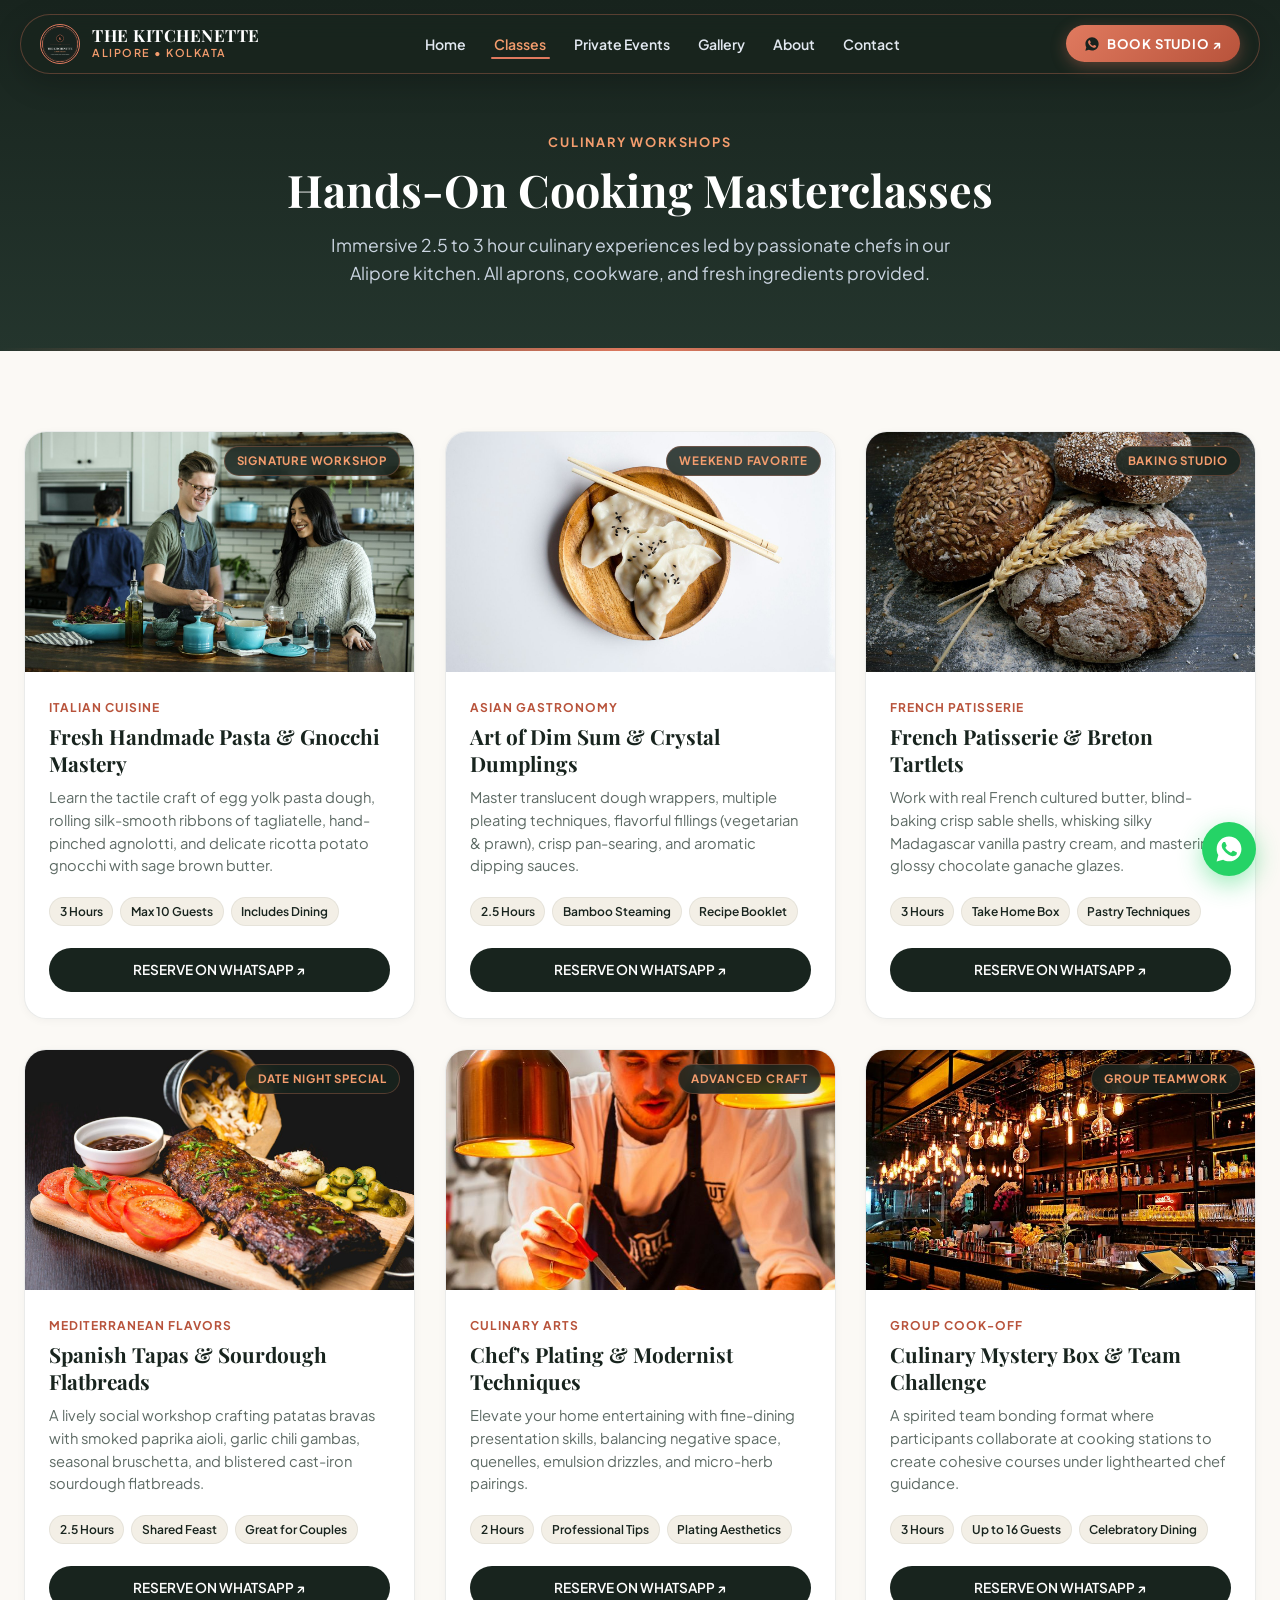
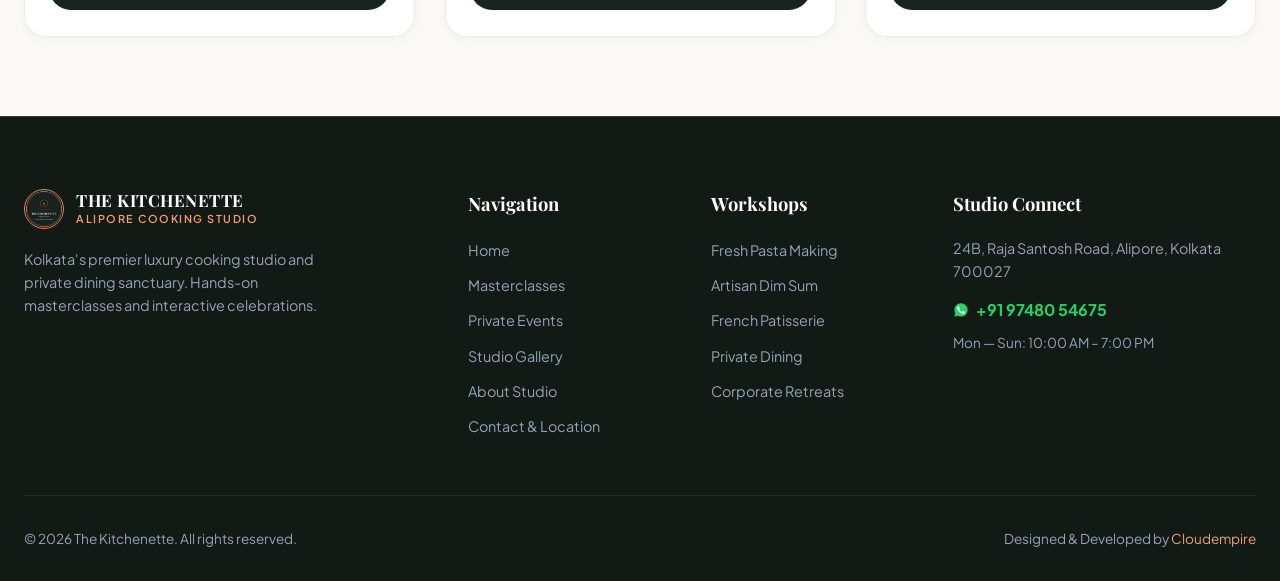
<file: classes.html>
<!DOCTYPE html>
<html lang="en">
<head>
  <meta charset="UTF-8">
  <meta name="viewport" content="width=device-width, initial-scale=1.0">
  <title>Cooking Classes & Workshops — The Kitchenette | Alipore, Kolkata</title>
  <meta name="description" content="Explore our hands-on cooking classes in Alipore: artisanal handmade pasta, Asian dim sum, French patisserie, and Mediterranean tapas.">

  <!-- Favicon Suite -->
  <link rel="icon" type="image/svg+xml" href="assets/images/favicon.svg">
  <link rel="icon" type="image/png" sizes="32x32" href="assets/images/favicon-32x32.png">
  <link rel="shortcut icon" href="assets/images/favicon.ico">
  <link rel="apple-touch-icon" sizes="180x180" href="assets/images/apple-touch-icon.png">

  <!-- Fonts -->
  <link rel="preconnect" href="https://fonts.googleapis.com">
  <link rel="preconnect" href="https://fonts.gstatic.com" crossorigin>
  <link href="https://fonts.googleapis.com/css2?family=Playfair+Display:ital,wght@0,600;0,700;0,900;1,600&family=Plus+Jakarta+Sans:wght@400;500;600;700&display=swap" rel="stylesheet">

  <link rel="stylesheet" href="css/style.css">
</head>
<body>

  <!-- FLOATING NAVBAR -->
  <header class="site-header">
    <nav class="nav-pill-wrapper" aria-label="Main Navigation">
      <a href="index.html" class="brand-block">
        <div class="brand-emblem-wrap">
          <img src="assets/images/logo.png" alt="The Kitchenette Emblem" class="brand-emblem">
        </div>
        <div class="brand-text-wrap">
          <span class="brand-name">THE KITCHENETTE</span>
          <span class="brand-sub">ALIPORE &#8226; KOLKATA</span>
        </div>
      </a>

      <ul class="nav-links">
        <li><a href="index.html" class="nav-link">Home</a></li>
        <li><a href="classes.html" class="nav-link active">Classes</a></li>
        <li><a href="private-events.html" class="nav-link">Private Events</a></li>
        <li><a href="gallery.html" class="nav-link">Gallery</a></li>
        <li><a href="about.html" class="nav-link">About</a></li>
        <li><a href="contact.html" class="nav-link">Contact</a></li>
      </ul>

      <div class="header-actions">
        <a href="https://wa.me/919748054675?text=Namaste%20The%20Kitchenette!%20I'd%20like%20to%20enquire%20about%20your%20upcoming%20classes." class="btn-cta-pill" target="_blank" rel="noopener noreferrer">
          <svg width="16" height="16" viewBox="0 0 24 24" fill="none">
            <path d="M12.04 2C6.58 2 2.13 6.45 2.13 11.91C2.13 13.66 2.59 15.36 3.45 16.86L2.05 22L7.3 20.62C8.75 21.41 10.38 21.83 12.04 21.83C17.5 21.83 21.95 17.38 21.95 11.92C21.95 6.46 17.5 2 12.04 2Z" fill="#18221e"/>
            <path d="M17.53 14.37C17.23 14.22 15.75 13.49 15.48 13.39C15.2 13.29 15 13.24 14.81 13.54C14.61 13.84 14.05 14.49 13.88 14.69C13.71 14.89 13.54 14.91 13.24 14.76C12.94 14.61 11.98 14.3 10.85 13.29C9.97 12.5 9.37 11.53 9.2 11.23C9.03 10.93 9.18 10.77 9.33 10.62C9.47 10.48 9.64 10.26 9.79 10.09C9.94 9.92 9.99 9.79 10.09 9.59C10.19 9.39 10.14 9.22 10.06 9.07C9.99 8.92 9.42 7.52 9.18 6.95C8.95 6.4 8.71 6.47 8.54 6.46C8.38 6.46 8.19 6.45 7.99 6.45C7.79 6.45 7.47 6.52 7.2 6.82C6.93 7.12 6.16 7.84 6.16 9.31C6.16 10.78 7.23 12.2 7.38 12.4C7.53 12.6 9.48 15.61 12.47 16.9C13.18 17.21 13.74 17.39 14.17 17.53C14.88 17.76 15.53 17.73 16.05 17.65C16.63 17.56 17.83 16.92 18.08 16.22C18.33 15.52 18.33 14.92 18.25 14.79C18.17 14.67 17.98 14.59 17.68 14.44L17.53 14.37Z" fill="#e07a5f"/>
          </svg>
          <span>BOOK STUDIO ↗</span>
        </a>
        <button class="hamburger-toggle" aria-label="Toggle navigation drawer" aria-expanded="false">
          <svg width="22" height="22" viewBox="0 0 24 24" fill="none" stroke="currentColor" stroke-width="2.5"><path d="M3 12h18M3 6h18M3 18h18"/></svg>
        </button>
      </div>
    </nav>
  </header>

  <!-- SUBPAGE BANNER -->
  <section class="subpage-banner">
    <div class="shell glide-in">
      <span class="section-tag" style="color: var(--color-accent-light);">CULINARY WORKSHOPS</span>
      <h1 class="section-title" style="color: #ffffff; font-size: 2.8rem;">Hands-On Cooking Masterclasses</h1>
      <p style="color: #cbd5e1; font-size: 1.1rem; max-width: 650px; margin: 0 auto;">Immersive 2.5 to 3 hour culinary experiences led by passionate chefs in our Alipore kitchen. All aprons, cookware, and fresh ingredients provided.</p>
    </div>
  </section>

  <!-- WORKSHOPS GRID -->
  <section class="section">
    <div class="portfolio-grid">
      <!-- Class 1 -->
      <article class="dish-card glide-in">
        <div class="card-media-wrap">
          <img src="assets/images/class-pasta-mastery.jpg" alt="Handmade Italian Pasta & Gnocchi Workshop" class="card-img" loading="lazy" decoding="async">
          <span class="card-badge">SIGNATURE WORKSHOP</span>
        </div>
        <div class="card-body">
          <span class="card-tag">Italian Cuisine</span>
          <h3 class="card-title">Fresh Handmade Pasta & Gnocchi Mastery</h3>
          <p class="card-desc">Learn the tactile craft of egg yolk pasta dough, rolling silk-smooth ribbons of tagliatelle, hand-pinched agnolotti, and delicate ricotta potato gnocchi with sage brown butter.</p>
          <div class="card-specs">
            <span class="spec-chip">3 Hours</span>
            <span class="spec-chip">Max 10 Guests</span>
            <span class="spec-chip">Includes Dining</span>
          </div>
          <a href="https://wa.me/919748054675?text=Hi%20The%20Kitchenette!%20I'd%20like%20to%20book%20the%20Fresh%20Handmade%20Pasta%20Masterclass." class="btn-card-inquire" target="_blank" rel="noopener noreferrer">
            <span>RESERVE ON WHATSAPP ↗</span>
          </a>
        </div>
      </article>

      <!-- Class 2 -->
      <article class="dish-card glide-in">
        <div class="card-media-wrap">
          <img src="assets/images/class-asian-dimsum.jpg" alt="Artisan Dim Sum & Gyoza Workshop" class="card-img" loading="lazy" decoding="async">
          <span class="card-badge">WEEKEND FAVORITE</span>
        </div>
        <div class="card-body">
          <span class="card-tag">Asian Gastronomy</span>
          <h3 class="card-title">Art of Dim Sum & Crystal Dumplings</h3>
          <p class="card-desc">Master translucent dough wrappers, multiple pleating techniques, flavorful fillings (vegetarian & prawn), crisp pan-searing, and aromatic dipping sauces.</p>
          <div class="card-specs">
            <span class="spec-chip">2.5 Hours</span>
            <span class="spec-chip">Bamboo Steaming</span>
            <span class="spec-chip">Recipe Booklet</span>
          </div>
          <a href="https://wa.me/919748054675?text=Hi%20The%20Kitchenette!%20I'd%20like%20to%20book%20the%20Dim%20Sum%20Masterclass." class="btn-card-inquire" target="_blank" rel="noopener noreferrer">
            <span>RESERVE ON WHATSAPP ↗</span>
          </a>
        </div>
      </article>

      <!-- Class 3 -->
      <article class="dish-card glide-in">
        <div class="card-media-wrap">
          <img src="assets/images/class-french-patisserie.jpg" alt="French Patisserie & Breton Tarts" class="card-img" loading="lazy" decoding="async">
          <span class="card-badge">BAKING STUDIO</span>
        </div>
        <div class="card-body">
          <span class="card-tag">French Patisserie</span>
          <h3 class="card-title">French Patisserie & Breton Tartlets</h3>
          <p class="card-desc">Work with real French cultured butter, blind-baking crisp sable shells, whisking silky Madagascar vanilla pastry cream, and mastering glossy chocolate ganache glazes.</p>
          <div class="card-specs">
            <span class="spec-chip">3 Hours</span>
            <span class="spec-chip">Take Home Box</span>
            <span class="spec-chip">Pastry Techniques</span>
          </div>
          <a href="https://wa.me/919748054675?text=Hi%20The%20Kitchenette!%20I'd%20like%20to%20book%20the%20French%20Patisserie%20Masterclass." class="btn-card-inquire" target="_blank" rel="noopener noreferrer">
            <span>RESERVE ON WHATSAPP ↗</span>
          </a>
        </div>
      </article>

      <!-- Class 4 -->
      <article class="dish-card glide-in">
        <div class="card-media-wrap">
          <img src="assets/images/tapas-mediterranean.jpg" alt="Spanish Tapas & Mediterranean Flatbreads" class="card-img" loading="lazy" decoding="async">
          <span class="card-badge">DATE NIGHT SPECIAL</span>
        </div>
        <div class="card-body">
          <span class="card-tag">Mediterranean Flavors</span>
          <h3 class="card-title">Spanish Tapas & Sourdough Flatbreads</h3>
          <p class="card-desc">A lively social workshop crafting patatas bravas with smoked paprika aioli, garlic chili gambas, seasonal bruschetta, and blistered cast-iron sourdough flatbreads.</p>
          <div class="card-specs">
            <span class="spec-chip">2.5 Hours</span>
            <span class="spec-chip">Shared Feast</span>
            <span class="spec-chip">Great for Couples</span>
          </div>
          <a href="https://wa.me/919836900051?text=Hi%20The%20Kitchenette!%20I'd%20like%20to%20book%20the%20Spanish%20Tapas%20Session." class="btn-card-inquire" target="_blank" rel="noopener noreferrer">
            <span>RESERVE ON WHATSAPP ↗</span>
          </a>
        </div>
      </article>

      <!-- Class 5 -->
      <article class="dish-card glide-in">
        <div class="card-media-wrap">
          <img src="assets/images/chef-plating-craft.jpg" alt="Gourmet Plating & Molecular Culinary Art" class="card-img" loading="lazy" decoding="async">
          <span class="card-badge">ADVANCED CRAFT</span>
        </div>
        <div class="card-body">
          <span class="card-tag">Culinary Arts</span>
          <h3 class="card-title">Chef's Plating & Modernist Techniques</h3>
          <p class="card-desc">Elevate your home entertaining with fine-dining presentation skills, balancing negative space, quenelles, emulsion drizzles, and micro-herb pairings.</p>
          <div class="card-specs">
            <span class="spec-chip">2 Hours</span>
            <span class="spec-chip">Professional Tips</span>
            <span class="spec-chip">Plating Aesthetics</span>
          </div>
          <a href="https://wa.me/919748054675?text=Hi%20The%20Kitchenette!%20I'd%20like%20to%20book%20the%20Gourmet%20Plating%20Workshop." class="btn-card-inquire" target="_blank" rel="noopener noreferrer">
            <span>RESERVE ON WHATSAPP ↗</span>
          </a>
        </div>
      </article>

      <!-- Class 6 -->
      <article class="dish-card glide-in">
        <div class="card-media-wrap">
          <img src="assets/images/event-corporate-bonding.jpg" alt="Culinary Team Cook-Off & Group Bonding" class="card-img" loading="lazy" decoding="async">
          <span class="card-badge">GROUP TEAMWORK</span>
        </div>
        <div class="card-body">
          <span class="card-tag">Group Cook-Off</span>
          <h3 class="card-title">Culinary Mystery Box & Team Challenge</h3>
          <p class="card-desc">A spirited team bonding format where participants collaborate at cooking stations to create cohesive courses under lighthearted chef guidance.</p>
          <div class="card-specs">
            <span class="spec-chip">3 Hours</span>
            <span class="spec-chip">Up to 16 Guests</span>
            <span class="spec-chip">Celebratory Dining</span>
          </div>
          <a href="https://wa.me/919748054675?text=Hi%20The%20Kitchenette!%20I'd%20like%20to%20enquire%20about%20a%20Team%20Cook-Off%20Challenge." class="btn-card-inquire" target="_blank" rel="noopener noreferrer">
            <span>RESERVE ON WHATSAPP ↗</span>
          </a>
        </div>
      </article>
    </div>
  </section>

  <!-- FLOATING WHATSAPP BUTTON -->
  <a href="https://wa.me/919748054675?text=Namaste%20The%20Kitchenette!%20I'd%20like%20to%20book%20a%20cooking%20class." class="floating-wa-btn" aria-label="Book on WhatsApp" target="_blank" rel="noopener noreferrer">
    <svg width="30" height="30" viewBox="0 0 24 24" fill="none">
      <path d="M12.04 2C6.58 2 2.13 6.45 2.13 11.91C2.13 13.66 2.59 15.36 3.45 16.86L2.05 22L7.3 20.62C8.75 21.41 10.38 21.83 12.04 21.83C17.5 21.83 21.95 17.38 21.95 11.92C21.95 6.46 17.5 2 12.04 2Z" fill="#FFFFFF"/>
      <path d="M17.53 14.37C17.23 14.22 15.75 13.49 15.48 13.39C15.2 13.29 15 13.24 14.81 13.54C14.61 13.84 14.05 14.49 13.88 14.69C13.71 14.89 13.54 14.91 13.24 14.76C12.94 14.61 11.98 14.3 10.85 13.29C9.97 12.5 9.37 11.53 9.2 11.23C9.03 10.93 9.18 10.77 9.33 10.62C9.47 10.48 9.64 10.26 9.79 10.09C9.94 9.92 9.99 9.79 10.09 9.59C10.19 9.39 10.14 9.22 10.06 9.07C9.99 8.92 9.42 7.52 9.18 6.95C8.95 6.4 8.71 6.47 8.54 6.46C8.38 6.46 8.19 6.45 7.99 6.45C7.79 6.45 7.47 6.52 7.2 6.82C6.93 7.12 6.16 7.84 6.16 9.31C6.16 10.78 7.23 12.2 7.38 12.4C7.53 12.6 9.48 15.61 12.47 16.9C13.18 17.21 13.74 17.39 14.17 17.53C14.88 17.76 15.53 17.73 16.05 17.65C16.63 17.56 17.83 16.92 18.08 16.22C18.33 15.52 18.33 14.92 18.25 14.79C18.17 14.67 17.98 14.59 17.68 14.44L17.53 14.37Z" fill="#25D366"/>
    </svg>
  </a>

  <!-- SITE FOOTER -->
  <footer class="site-footer">
    <div class="footer-inner">
      <div class="footer-col">
        <div class="brand-block" style="margin-bottom: 1.15rem;">
          <div class="brand-emblem-wrap">
            <img src="assets/images/logo.png" alt="The Kitchenette Emblem" class="brand-emblem">
          </div>
          <div class="brand-text-wrap">
            <span class="brand-name">THE KITCHENETTE</span>
            <span class="brand-sub">ALIPORE COOKING STUDIO</span>
          </div>
        </div>
        <p style="font-size: 0.9rem; line-height: 1.6; color: #94a3b8; max-width: 320px;">Kolkata's premier luxury cooking studio and private dining sanctuary. Hands-on masterclasses and interactive celebrations.</p>
      </div>

      <div class="footer-col">
        <h4>Navigation</h4>
        <ul class="footer-links-list">
          <li><a href="index.html">Home</a></li>
          <li><a href="classes.html">Masterclasses</a></li>
          <li><a href="private-events.html">Private Events</a></li>
          <li><a href="gallery.html">Studio Gallery</a></li>
          <li><a href="about.html">About Studio</a></li>
          <li><a href="contact.html">Contact & Location</a></li>
        </ul>
      </div>

      <div class="footer-col">
        <h4>Workshops</h4>
        <ul class="footer-links-list">
          <li><a href="classes.html">Fresh Pasta Making</a></li>
          <li><a href="classes.html">Artisan Dim Sum</a></li>
          <li><a href="classes.html">French Patisserie</a></li>
          <li><a href="private-events.html">Private Dining</a></li>
          <li><a href="private-events.html">Corporate Retreats</a></li>
        </ul>
      </div>

      <div class="footer-col">
        <h4>Studio Connect</h4>
        <p style="font-size: 0.9rem; color: #94a3b8; margin-bottom: 0.85rem;">24B, Raja Santosh Road, Alipore, Kolkata 700027</p>
        <p style="margin-bottom: 0.5rem;">
          <a href="https://wa.me/919748054675" style="color: #25D366; font-weight: 700; text-decoration: none; display: inline-flex; align-items: center; gap: 0.45rem;">
            <svg width="16" height="16" viewBox="0 0 24 24" fill="none"><path d="M12.04 2C6.58 2 2.13 6.45 2.13 11.91C2.13 13.66 2.59 15.36 3.45 16.86L2.05 22L7.3 20.62C8.75 21.41 10.38 21.83 12.04 21.83C17.5 21.83 21.95 17.38 21.95 11.92C21.95 6.46 17.5 2 12.04 2Z" fill="#25D366"/><path d="M17.53 14.37C17.23 14.22 15.75 13.49 15.48 13.39C15.2 13.29 15 13.24 14.81 13.54C14.61 13.84 14.05 14.49 13.88 14.69C13.71 14.89 13.54 14.91 13.24 14.76C12.94 14.61 11.98 14.3 10.85 13.29C9.97 12.5 9.37 11.53 9.2 11.23C9.03 10.93 9.18 10.77 9.33 10.62C9.47 10.48 9.64 10.26 9.79 10.09C9.94 9.92 9.99 9.79 10.09 9.59C10.19 9.39 10.14 9.22 10.06 9.07C9.99 8.92 9.42 7.52 9.18 6.95C8.95 6.4 8.71 6.47 8.54 6.46C8.38 6.46 8.19 6.45 7.99 6.45C7.79 6.45 7.47 6.52 7.2 6.82C6.93 7.12 6.16 7.84 6.16 9.31C6.16 10.78 7.23 12.2 7.38 12.4C7.53 12.6 9.48 15.61 12.47 16.9C13.18 17.21 13.74 17.39 14.17 17.53C14.88 17.76 15.53 17.73 16.05 17.65C16.63 17.56 17.83 16.92 18.08 16.22C18.33 15.52 18.33 14.92 18.25 14.79C18.17 14.67 17.98 14.59 17.68 14.44L17.53 14.37Z" fill="#FFFFFF"/></svg>
            <span>+91 97480 54675</span>
          </a>
        </p>
        <p style="font-size: 0.85rem; color: #94a3b8;">Mon — Sun: 10:00 AM – 7:00 PM</p>
      </div>
    </div>

    <div class="footer-bottom">
      <div>&copy; 2026 The Kitchenette. All rights reserved.</div>
      <div>Designed & Developed by <a href="https://cloudempiretech/" target="_blank" rel="noopener noreferrer">Cloudempire</a></div>
    </div>
  </footer>

  <script src="js/main.js"></script>
</body>
</html>
</file>
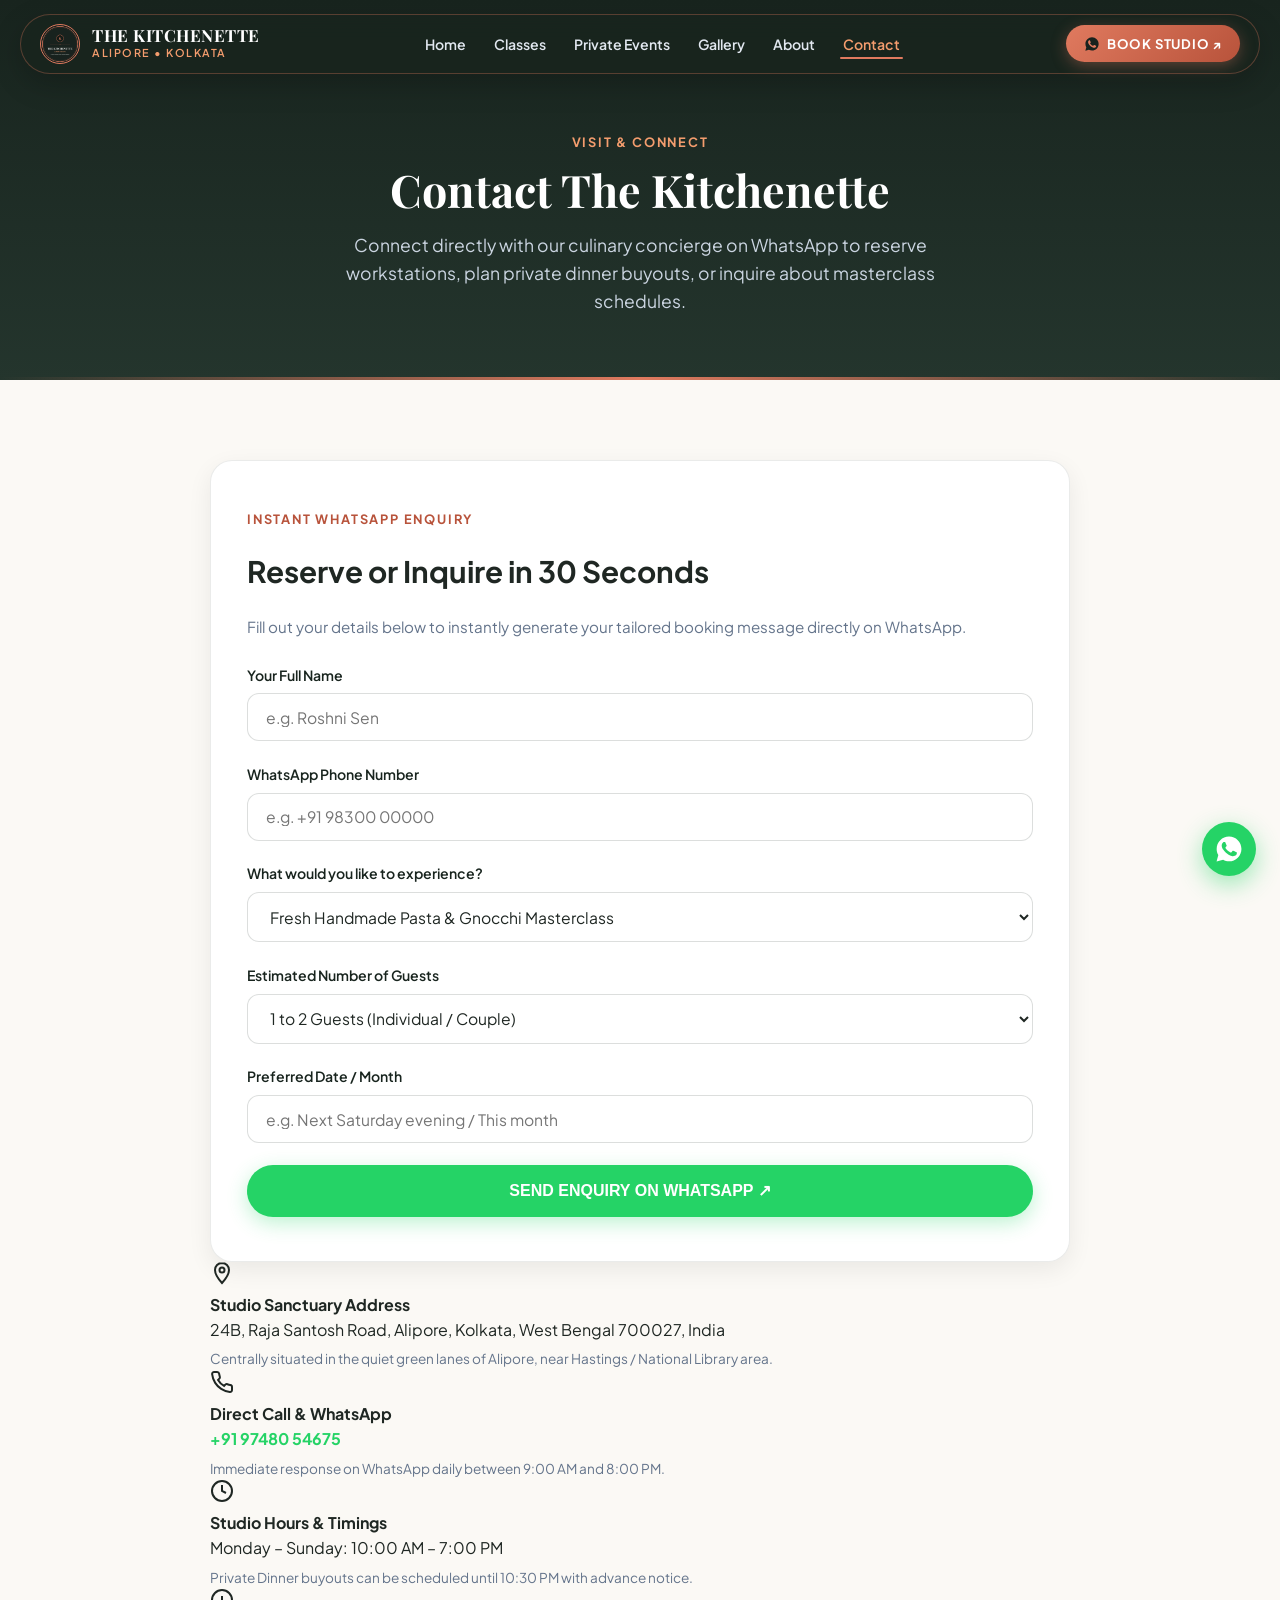
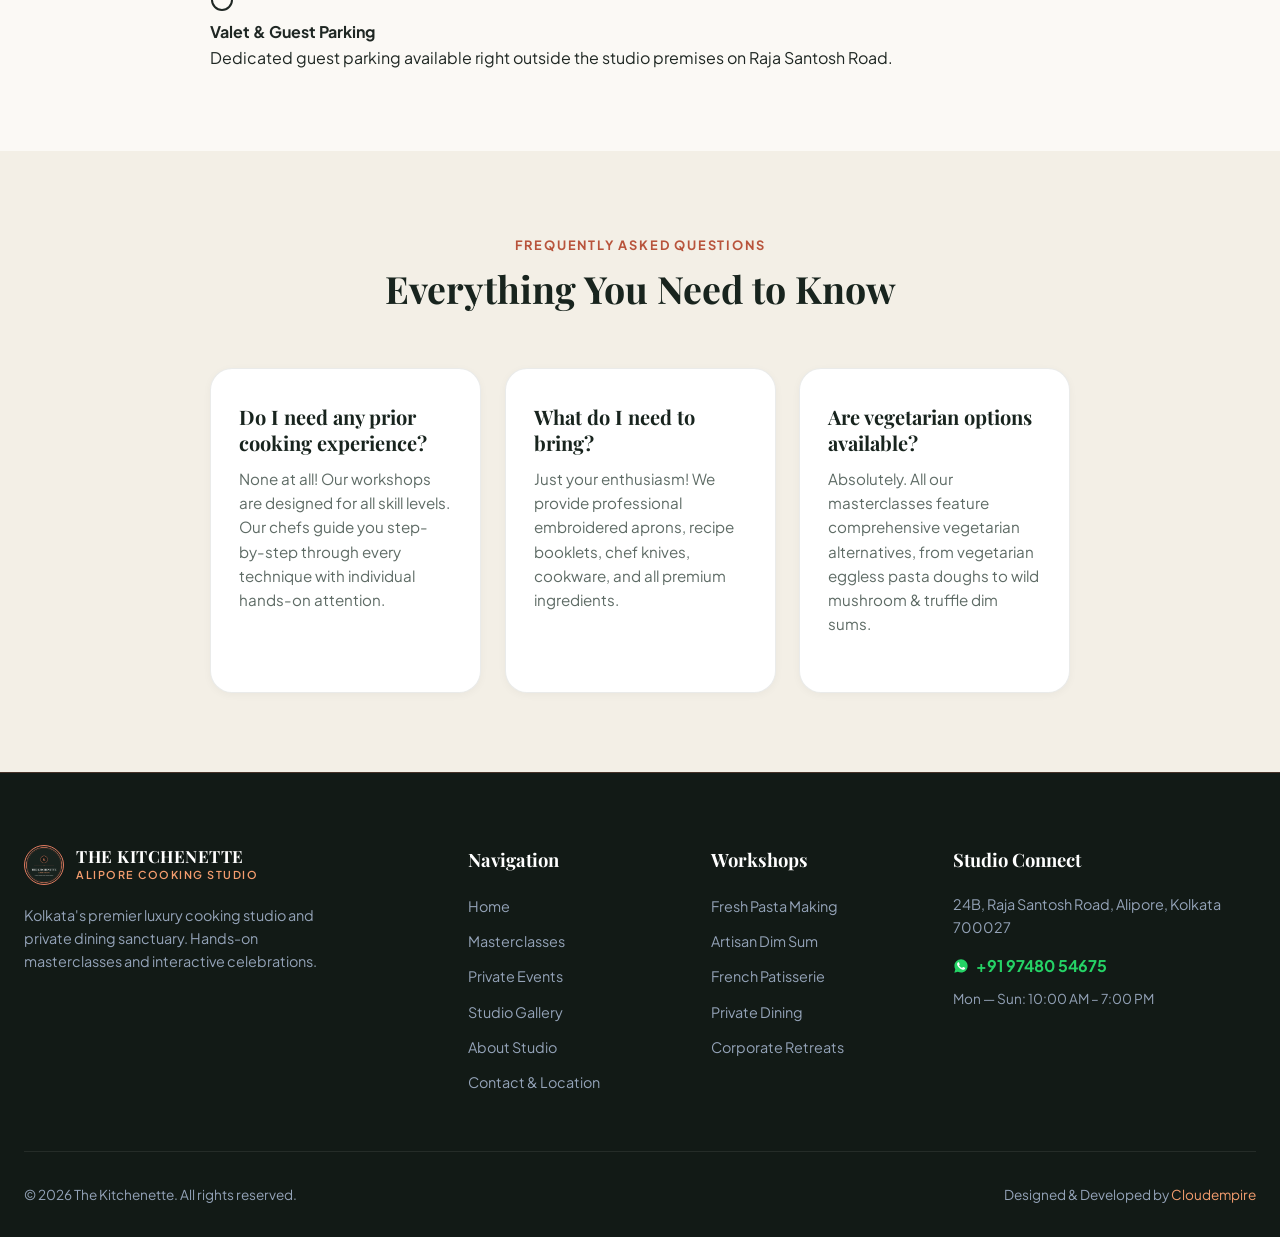
<file: contact.html>
<!DOCTYPE html>
<html lang="en">
<head>
  <meta charset="UTF-8">
  <meta name="viewport" content="width=device-width, initial-scale=1.0">
  <title>Contact & Studio Location — The Kitchenette | Alipore, Kolkata</title>
  <meta name="description" content="Get in touch with The Kitchenette at 24B Raja Santosh Road, Alipore, Kolkata. Book culinary workshops, private chef's tables, or corporate studio events.">

  <!-- Favicon Suite -->
  <link rel="icon" type="image/svg+xml" href="assets/images/favicon.svg">
  <link rel="icon" type="image/png" sizes="32x32" href="assets/images/favicon-32x32.png">
  <link rel="shortcut icon" href="assets/images/favicon.ico">
  <link rel="apple-touch-icon" sizes="180x180" href="assets/images/apple-touch-icon.png">

  <!-- Fonts -->
  <link rel="preconnect" href="https://fonts.googleapis.com">
  <link rel="preconnect" href="https://fonts.gstatic.com" crossorigin>
  <link href="https://fonts.googleapis.com/css2?family=Playfair+Display:ital,wght@0,600;0,700;0,900;1,600&family=Plus+Jakarta+Sans:wght@400;500;600;700&display=swap" rel="stylesheet">

  <link rel="stylesheet" href="css/style.css">
</head>
<body>

  <!-- FLOATING NAVBAR -->
  <header class="site-header">
    <nav class="nav-pill-wrapper" aria-label="Main Navigation">
      <a href="index.html" class="brand-block">
        <div class="brand-emblem-wrap">
          <img src="assets/images/logo.png" alt="The Kitchenette Emblem" class="brand-emblem">
        </div>
        <div class="brand-text-wrap">
          <span class="brand-name">THE KITCHENETTE</span>
          <span class="brand-sub">ALIPORE &#8226; KOLKATA</span>
        </div>
      </a>

      <ul class="nav-links">
        <li><a href="index.html" class="nav-link">Home</a></li>
        <li><a href="classes.html" class="nav-link">Classes</a></li>
        <li><a href="private-events.html" class="nav-link">Private Events</a></li>
        <li><a href="gallery.html" class="nav-link">Gallery</a></li>
        <li><a href="about.html" class="nav-link">About</a></li>
        <li><a href="contact.html" class="nav-link active">Contact</a></li>
      </ul>

      <div class="header-actions">
        <a href="https://wa.me/919748054675?text=Namaste%20The%20Kitchenette!%20I'd%20like%20to%20visit%20your%20studio." class="btn-cta-pill" target="_blank" rel="noopener noreferrer">
          <svg width="16" height="16" viewBox="0 0 24 24" fill="none">
            <path d="M12.04 2C6.58 2 2.13 6.45 2.13 11.91C2.13 13.66 2.59 15.36 3.45 16.86L2.05 22L7.3 20.62C8.75 21.41 10.38 21.83 12.04 21.83C17.5 21.83 21.95 17.38 21.95 11.92C21.95 6.46 17.5 2 12.04 2Z" fill="#18221e"/>
            <path d="M17.53 14.37C17.23 14.22 15.75 13.49 15.48 13.39C15.2 13.29 15 13.24 14.81 13.54C14.61 13.84 14.05 14.49 13.88 14.69C13.71 14.89 13.54 14.91 13.24 14.76C12.94 14.61 11.98 14.3 10.85 13.29C9.97 12.5 9.37 11.53 9.2 11.23C9.03 10.93 9.18 10.77 9.33 10.62C9.47 10.48 9.64 10.26 9.79 10.09C9.94 9.92 9.99 9.79 10.09 9.59C10.19 9.39 10.14 9.22 10.06 9.07C9.99 8.92 9.42 7.52 9.18 6.95C8.95 6.4 8.71 6.47 8.54 6.46C8.38 6.46 8.19 6.45 7.99 6.45C7.79 6.45 7.47 6.52 7.2 6.82C6.93 7.12 6.16 7.84 6.16 9.31C6.16 10.78 7.23 12.2 7.38 12.4C7.53 12.6 9.48 15.61 12.47 16.9C13.18 17.21 13.74 17.39 14.17 17.53C14.88 17.76 15.53 17.73 16.05 17.65C16.63 17.56 17.83 16.92 18.08 16.22C18.33 15.52 18.33 14.92 18.25 14.79C18.17 14.67 17.98 14.59 17.68 14.44L17.53 14.37Z" fill="#e07a5f"/>
          </svg>
          <span>BOOK STUDIO ↗</span>
        </a>
        <button class="hamburger-toggle" aria-label="Toggle navigation drawer" aria-expanded="false">
          <svg width="22" height="22" viewBox="0 0 24 24" fill="none" stroke="currentColor" stroke-width="2.5"><path d="M3 12h18M3 6h18M3 18h18"/></svg>
        </button>
      </div>
    </nav>
  </header>

  <!-- SUBPAGE BANNER -->
  <section class="subpage-banner">
    <div class="shell glide-in">
      <span class="section-tag" style="color: var(--color-accent-light);">VISIT & CONNECT</span>
      <h1 class="section-title" style="color: #ffffff; font-size: 2.8rem;">Contact The Kitchenette</h1>
      <p style="color: #cbd5e1; font-size: 1.1rem; max-width: 650px; margin: 0 auto;">Connect directly with our culinary concierge on WhatsApp to reserve workstations, plan private dinner buyouts, or inquire about masterclass schedules.</p>
    </div>
  </section>

  <!-- CONTACT & LOCATION INFO -->
  <section class="section">
    <div class="shell">
      <div class="contact-split">
        <!-- Contact Card -->
        <div class="contact-form-card glide-in">
          <span class="section-tag">INSTANT WHATSAPP ENQUIRY</span>
          <h2 style="font-size: 1.85rem; margin-top: 0.5rem; margin-bottom: 1.25rem;">Reserve or Inquire in 30 Seconds</h2>
          <p style="color: #64748b; font-size: 0.95rem; line-height: 1.6; margin-bottom: 1.5rem;">
            Fill out your details below to instantly generate your tailored booking message directly on WhatsApp.
          </p>

          <form id="contactPageForm">
            <div class="form-group">
              <label class="form-label" for="contact_name">Your Full Name</label>
              <input type="text" id="contact_name" class="form-input" placeholder="e.g. Roshni Sen" required>
            </div>

            <div class="form-group">
              <label class="form-label" for="contact_phone">WhatsApp Phone Number</label>
              <input type="tel" id="contact_phone" class="form-input" placeholder="e.g. +91 98300 00000" required>
            </div>

            <div class="form-group">
              <label class="form-label" for="contact_interest">What would you like to experience?</label>
              <select id="contact_interest" class="form-select">
                <option value="Artisanal Pasta & Gnocchi Masterclass">Fresh Handmade Pasta & Gnocchi Masterclass</option>
                <option value="Asian Dim Sum & Dumpling Workshop">Asian Dim Sum & Dumpling Workshop</option>
                <option value="French Patisserie Masterclass">French Patisserie & Laminated Pastry</option>
                <option value="Exclusive Chef's Table Private Dining">Exclusive Chef's Table Private Dining</option>
                <option value="Corporate Team Cook-Off Challenge">Corporate Team Cook-Off Challenge</option>
                <option value="Full Studio Private Buyout">Full Studio Private Buyout</option>
              </select>
            </div>

            <div class="form-group">
              <label class="form-label" for="contact_guests">Estimated Number of Guests</label>
              <select id="contact_guests" class="form-select">
                <option value="1 to 2 Guests">1 to 2 Guests (Individual / Couple)</option>
                <option value="3 to 6 Guests">3 to 6 Guests (Small Group)</option>
                <option value="7 to 12 Guests">7 to 12 Guests (Full Batch)</option>
                <option value="13 to 22 Guests">13 to 22 Guests (Corporate / Private Buyout)</option>
              </select>
            </div>

            <div class="form-group">
              <label class="form-label" for="contact_date">Preferred Date / Month</label>
              <input type="text" id="contact_date" class="form-input" placeholder="e.g. Next Saturday evening / This month">
            </div>

            <button type="submit" class="btn-form-submit">
              <span>SEND ENQUIRY ON WHATSAPP ↗</span>
            </button>
          </form>
        </div>

        <!-- Studio Details & Coordinates -->
        <div class="contact-info-block glide-in">
          <div class="info-card">
            <div class="info-icon">
              <svg width="24" height="24" viewBox="0 0 24 24" fill="none" stroke="currentColor" stroke-width="2"><path d="M12 2C8.13 2 5 5.13 5 9c0 5.25 7 13 7 13s7-7.75 7-13c0-3.87-3.13-7-7-7z"/><circle cx="12" cy="9" r="2.5"/></svg>
            </div>
            <div class="info-details">
              <h4>Studio Sanctuary Address</h4>
              <p>24B, Raja Santosh Road, Alipore, Kolkata, West Bengal 700027, India</p>
              <p style="font-size: 0.85rem; color: #64748b; margin-top: 0.35rem;">Centrally situated in the quiet green lanes of Alipore, near Hastings / National Library area.</p>
            </div>
          </div>

          <div class="info-card">
            <div class="info-icon">
              <svg width="24" height="24" viewBox="0 0 24 24" fill="none" stroke="currentColor" stroke-width="2"><path d="M22 16.92v3a2 2 0 01-2.18 2 19.79 19.79 0 01-8.63-3.07 19.5 19.5 0 01-6-6 19.79 19.79 0 01-3.07-8.67A2 2 0 014.11 2h3a2 2 0 012 1.72 12.84 12.84 0 00.7 2.81 2 2 0 01-.45 2.11L8.09 9.91a16 16 0 006 6l1.27-1.27a2 2 0 012.11-.45 12.84 12.84 0 002.81.7A2 2 0 0122 16.92z"/></svg>
            </div>
            <div class="info-details">
              <h4>Direct Call & WhatsApp</h4>
              <p><a href="https://wa.me/919748054675" style="color: #25D366; font-weight: 700; text-decoration: none;">+91 97480 54675</a></p>
              <p style="font-size: 0.85rem; color: #64748b; margin-top: 0.35rem;">Immediate response on WhatsApp daily between 9:00 AM and 8:00 PM.</p>
            </div>
          </div>

          <div class="info-card">
            <div class="info-icon">
              <svg width="24" height="24" viewBox="0 0 24 24" fill="none" stroke="currentColor" stroke-width="2"><circle cx="12" cy="12" r="10"/><polyline points="12 6 12 12 16 14"/></svg>
            </div>
            <div class="info-details">
              <h4>Studio Hours & Timings</h4>
              <p>Monday – Sunday: 10:00 AM – 7:00 PM</p>
              <p style="font-size: 0.85rem; color: #64748b; margin-top: 0.35rem;">Private Dinner buyouts can be scheduled until 10:30 PM with advance notice.</p>
            </div>
          </div>

          <div class="info-card">
            <div class="info-icon">
              <svg width="24" height="24" viewBox="0 0 24 24" fill="none" stroke="currentColor" stroke-width="2"><circle cx="12" cy="12" r="10"/><path d="M12 8v4"/><path d="M12 16h.01"/></svg>
            </div>
            <div class="info-details">
              <h4>Valet & Guest Parking</h4>
              <p>Dedicated guest parking available right outside the studio premises on Raja Santosh Road.</p>
            </div>
          </div>
        </div>
      </div>
    </div>
  </section>

  <!-- FAQS SECTION -->
  <section class="section section-alt">
    <div class="shell glide-in">
      <div class="section-header">
        <span class="section-tag">FREQUENTLY ASKED QUESTIONS</span>
        <h2 class="section-title">Everything You Need to Know</h2>
        <div class="gold-divider"></div>
      </div>

      <div class="philosophy-grid">
        <div class="philosophy-card glide-in">
          <h3 class="card-title" style="font-size: 1.25rem;">Do I need any prior cooking experience?</h3>
          <p class="card-desc">None at all! Our workshops are designed for all skill levels. Our chefs guide you step-by-step through every technique with individual hands-on attention.</p>
        </div>

        <div class="philosophy-card glide-in">
          <h3 class="card-title" style="font-size: 1.25rem;">What do I need to bring?</h3>
          <p class="card-desc">Just your enthusiasm! We provide professional embroidered aprons, recipe booklets, chef knives, cookware, and all premium ingredients.</p>
        </div>

        <div class="philosophy-card glide-in">
          <h3 class="card-title" style="font-size: 1.25rem;">Are vegetarian options available?</h3>
          <p class="card-desc">Absolutely. All our masterclasses feature comprehensive vegetarian alternatives, from vegetarian eggless pasta doughs to wild mushroom & truffle dim sums.</p>
        </div>
      </div>
    </div>
  </section>

  <!-- FLOATING WHATSAPP BUTTON -->
  <a href="https://wa.me/919748054675?text=Namaste%20The%20Kitchenette!%20I'd%20like%20to%20enquire%20about%20your%20studio." class="floating-wa-btn" aria-label="Book on WhatsApp" target="_blank" rel="noopener noreferrer">
    <svg width="30" height="30" viewBox="0 0 24 24" fill="none">
      <path d="M12.04 2C6.58 2 2.13 6.45 2.13 11.91C2.13 13.66 2.59 15.36 3.45 16.86L2.05 22L7.3 20.62C8.75 21.41 10.38 21.83 12.04 21.83C17.5 21.83 21.95 17.38 21.95 11.92C21.95 6.46 17.5 2 12.04 2Z" fill="#FFFFFF"/>
      <path d="M17.53 14.37C17.23 14.22 15.75 13.49 15.48 13.39C15.2 13.29 15 13.24 14.81 13.54C14.61 13.84 14.05 14.49 13.88 14.69C13.71 14.89 13.54 14.91 13.24 14.76C12.94 14.61 11.98 14.3 10.85 13.29C9.97 12.5 9.37 11.53 9.2 11.23C9.03 10.93 9.18 10.77 9.33 10.62C9.47 10.48 9.64 10.26 9.79 10.09C9.94 9.92 9.99 9.79 10.09 9.59C10.19 9.39 10.14 9.22 10.06 9.07C9.99 8.92 9.42 7.52 9.18 6.95C8.95 6.4 8.71 6.47 8.54 6.46C8.38 6.46 8.19 6.45 7.99 6.45C7.79 6.45 7.47 6.52 7.2 6.82C6.93 7.12 6.16 7.84 6.16 9.31C6.16 10.78 7.23 12.2 7.38 12.4C7.53 12.6 9.48 15.61 12.47 16.9C13.18 17.21 13.74 17.39 14.17 17.53C14.88 17.76 15.53 17.73 16.05 17.65C16.63 17.56 17.83 16.92 18.08 16.22C18.33 15.52 18.33 14.92 18.25 14.79C18.17 14.67 17.98 14.59 17.68 14.44L17.53 14.37Z" fill="#25D366"/>
    </svg>
  </a>

  <!-- SITE FOOTER -->
  <footer class="site-footer">
    <div class="footer-inner">
      <div class="footer-col">
        <div class="brand-block" style="margin-bottom: 1.15rem;">
          <div class="brand-emblem-wrap">
            <img src="assets/images/logo.png" alt="The Kitchenette Emblem" class="brand-emblem">
          </div>
          <div class="brand-text-wrap">
            <span class="brand-name">THE KITCHENETTE</span>
            <span class="brand-sub">ALIPORE COOKING STUDIO</span>
          </div>
        </div>
        <p style="font-size: 0.9rem; line-height: 1.6; color: #94a3b8; max-width: 320px;">Kolkata's premier luxury cooking studio and private dining sanctuary. Hands-on masterclasses and interactive celebrations.</p>
      </div>

      <div class="footer-col">
        <h4>Navigation</h4>
        <ul class="footer-links-list">
          <li><a href="index.html">Home</a></li>
          <li><a href="classes.html">Masterclasses</a></li>
          <li><a href="private-events.html">Private Events</a></li>
          <li><a href="gallery.html">Studio Gallery</a></li>
          <li><a href="about.html">About Studio</a></li>
          <li><a href="contact.html">Contact & Location</a></li>
        </ul>
      </div>

      <div class="footer-col">
        <h4>Workshops</h4>
        <ul class="footer-links-list">
          <li><a href="classes.html">Fresh Pasta Making</a></li>
          <li><a href="classes.html">Artisan Dim Sum</a></li>
          <li><a href="classes.html">French Patisserie</a></li>
          <li><a href="private-events.html">Private Dining</a></li>
          <li><a href="private-events.html">Corporate Retreats</a></li>
        </ul>
      </div>

      <div class="footer-col">
        <h4>Studio Connect</h4>
        <p style="font-size: 0.9rem; color: #94a3b8; margin-bottom: 0.85rem;">24B, Raja Santosh Road, Alipore, Kolkata 700027</p>
        <p style="margin-bottom: 0.5rem;">
          <a href="https://wa.me/919748054675" style="color: #25D366; font-weight: 700; text-decoration: none; display: inline-flex; align-items: center; gap: 0.45rem;">
            <svg width="16" height="16" viewBox="0 0 24 24" fill="none"><path d="M12.04 2C6.58 2 2.13 6.45 2.13 11.91C2.13 13.66 2.59 15.36 3.45 16.86L2.05 22L7.3 20.62C8.75 21.41 10.38 21.83 12.04 21.83C17.5 21.83 21.95 17.38 21.95 11.92C21.95 6.46 17.5 2 12.04 2Z" fill="#25D366"/><path d="M17.53 14.37C17.23 14.22 15.75 13.49 15.48 13.39C15.2 13.29 15 13.24 14.81 13.54C14.61 13.84 14.05 14.49 13.88 14.69C13.71 14.89 13.54 14.91 13.24 14.76C12.94 14.61 11.98 14.3 10.85 13.29C9.97 12.5 9.37 11.53 9.2 11.23C9.03 10.93 9.18 10.77 9.33 10.62C9.47 10.48 9.64 10.26 9.79 10.09C9.94 9.92 9.99 9.79 10.09 9.59C10.19 9.39 10.14 9.22 10.06 9.07C9.99 8.92 9.42 7.52 9.18 6.95C8.95 6.4 8.71 6.47 8.54 6.46C8.38 6.46 8.19 6.45 7.99 6.45C7.79 6.45 7.47 6.52 7.2 6.82C6.93 7.12 6.16 7.84 6.16 9.31C6.16 10.78 7.23 12.2 7.38 12.4C7.53 12.6 9.48 15.61 12.47 16.9C13.18 17.21 13.74 17.39 14.17 17.53C14.88 17.76 15.53 17.73 16.05 17.65C16.63 17.56 17.83 16.92 18.08 16.22C18.33 15.52 18.33 14.92 18.25 14.79C18.17 14.67 17.98 14.59 17.68 14.44L17.53 14.37Z" fill="#FFFFFF"/></svg>
            <span>+91 97480 54675</span>
          </a>
        </p>
        <p style="font-size: 0.85rem; color: #94a3b8;">Mon — Sun: 10:00 AM – 7:00 PM</p>
      </div>
    </div>

    <div class="footer-bottom">
      <div>&copy; 2026 The Kitchenette. All rights reserved.</div>
      <div>Designed & Developed by <a href="https://cloudempiretech/" target="_blank" rel="noopener noreferrer">Cloudempire</a></div>
    </div>
  </footer>

  <script src="js/main.js"></script>
  <script>
    const contactForm = document.getElementById('contactPageForm');
    if (contactForm) {
      contactForm.addEventListener('submit', (e) => {
        e.preventDefault();
        const name = document.getElementById('contact_name').value.trim();
        const phone = document.getElementById('contact_phone').value.trim();
        const interest = document.getElementById('contact_interest').value;
        const guests = document.getElementById('contact_guests').value;
        const date = document.getElementById('contact_date').value.trim();

        const message = `Namaste The Kitchenette!%0A%0AMy name is ${encodeURIComponent(name)} (${encodeURIComponent(phone)}).%0AI would like to book / enquire about:%0A*Experience:* ${encodeURIComponent(interest)}%0A*Party Size:* ${encodeURIComponent(guests)}%0A*Preferred Timing:* ${encodeURIComponent(date || 'As per availability')}%0A%0APlease let me know the upcoming schedule and reservation details!`;

        window.open(`https://wa.me/919748054675?text=${message}`, '_blank');
      });
    }
  </script>
</body>
</html>
</file>
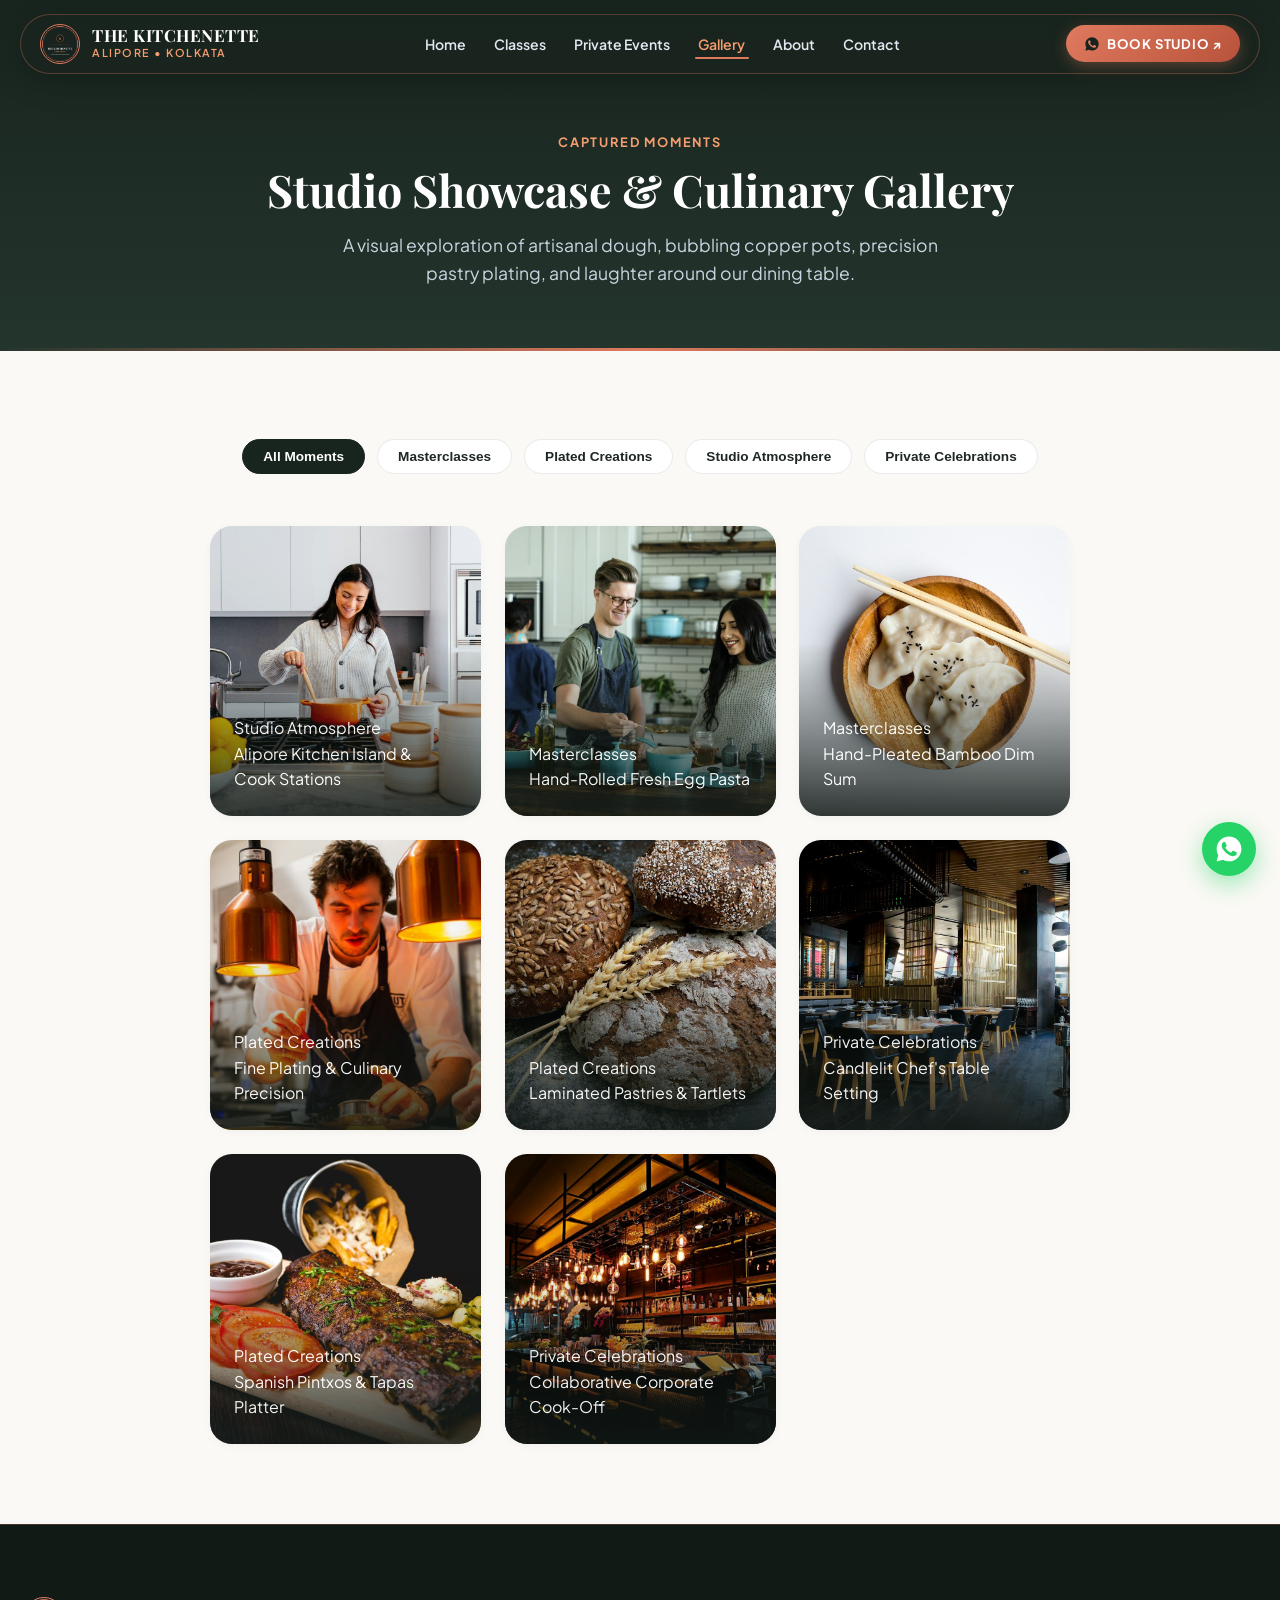
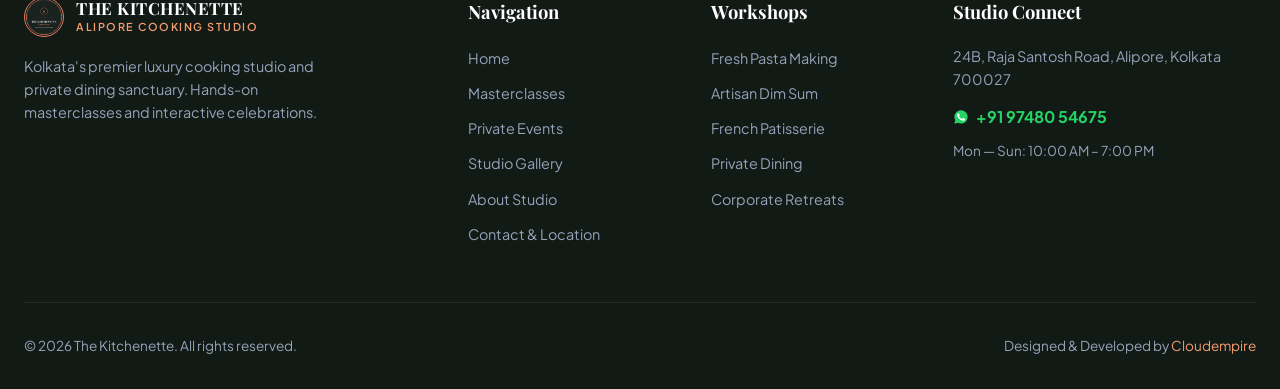
<file: gallery.html>
<!DOCTYPE html>
<html lang="en">
<head>
  <meta charset="UTF-8">
  <meta name="viewport" content="width=device-width, initial-scale=1.0">
  <title>Studio Gallery — The Kitchenette | Alipore, Kolkata</title>
  <meta name="description" content="Visual showcase of hands-on cooking classes, artisanal dishes, private chef's tables, and luxury studio events at The Kitchenette in Alipore, Kolkata.">

  <!-- Favicon Suite -->
  <link rel="icon" type="image/svg+xml" href="assets/images/favicon.svg">
  <link rel="icon" type="image/png" sizes="32x32" href="assets/images/favicon-32x32.png">
  <link rel="shortcut icon" href="assets/images/favicon.ico">
  <link rel="apple-touch-icon" sizes="180x180" href="assets/images/apple-touch-icon.png">

  <!-- Fonts -->
  <link rel="preconnect" href="https://fonts.googleapis.com">
  <link rel="preconnect" href="https://fonts.gstatic.com" crossorigin>
  <link href="https://fonts.googleapis.com/css2?family=Playfair+Display:ital,wght@0,600;0,700;0,900;1,600&family=Plus+Jakarta+Sans:wght@400;500;600;700&display=swap" rel="stylesheet">

  <link rel="stylesheet" href="css/style.css">
</head>
<body>

  <!-- FLOATING NAVBAR -->
  <header class="site-header">
    <nav class="nav-pill-wrapper" aria-label="Main Navigation">
      <a href="index.html" class="brand-block">
        <div class="brand-emblem-wrap">
          <img src="assets/images/logo.png" alt="The Kitchenette Emblem" class="brand-emblem">
        </div>
        <div class="brand-text-wrap">
          <span class="brand-name">THE KITCHENETTE</span>
          <span class="brand-sub">ALIPORE &#8226; KOLKATA</span>
        </div>
      </a>

      <ul class="nav-links">
        <li><a href="index.html" class="nav-link">Home</a></li>
        <li><a href="classes.html" class="nav-link">Classes</a></li>
        <li><a href="private-events.html" class="nav-link">Private Events</a></li>
        <li><a href="gallery.html" class="nav-link active">Gallery</a></li>
        <li><a href="about.html" class="nav-link">About</a></li>
        <li><a href="contact.html" class="nav-link">Contact</a></li>
      </ul>

      <div class="header-actions">
        <a href="https://wa.me/919748054675?text=Namaste%20The%20Kitchenette!%20I'd%20like%20to%20enquire%20about%20your%20studio%20offerings." class="btn-cta-pill" target="_blank" rel="noopener noreferrer">
          <svg width="16" height="16" viewBox="0 0 24 24" fill="none">
            <path d="M12.04 2C6.58 2 2.13 6.45 2.13 11.91C2.13 13.66 2.59 15.36 3.45 16.86L2.05 22L7.3 20.62C8.75 21.41 10.38 21.83 12.04 21.83C17.5 21.83 21.95 17.38 21.95 11.92C21.95 6.46 17.5 2 12.04 2Z" fill="#18221e"/>
            <path d="M17.53 14.37C17.23 14.22 15.75 13.49 15.48 13.39C15.2 13.29 15 13.24 14.81 13.54C14.61 13.84 14.05 14.49 13.88 14.69C13.71 14.89 13.54 14.91 13.24 14.76C12.94 14.61 11.98 14.3 10.85 13.29C9.97 12.5 9.37 11.53 9.2 11.23C9.03 10.93 9.18 10.77 9.33 10.62C9.47 10.48 9.64 10.26 9.79 10.09C9.94 9.92 9.99 9.79 10.09 9.59C10.19 9.39 10.14 9.22 10.06 9.07C9.99 8.92 9.42 7.52 9.18 6.95C8.95 6.4 8.71 6.47 8.54 6.46C8.38 6.46 8.19 6.45 7.99 6.45C7.79 6.45 7.47 6.52 7.2 6.82C6.93 7.12 6.16 7.84 6.16 9.31C6.16 10.78 7.23 12.2 7.38 12.4C7.53 12.6 9.48 15.61 12.47 16.9C13.18 17.21 13.74 17.39 14.17 17.53C14.88 17.76 15.53 17.73 16.05 17.65C16.63 17.56 17.83 16.92 18.08 16.22C18.33 15.52 18.33 14.92 18.25 14.79C18.17 14.67 17.98 14.59 17.68 14.44L17.53 14.37Z" fill="#e07a5f"/>
          </svg>
          <span>BOOK STUDIO ↗</span>
        </a>
        <button class="hamburger-toggle" aria-label="Toggle navigation drawer" aria-expanded="false">
          <svg width="22" height="22" viewBox="0 0 24 24" fill="none" stroke="currentColor" stroke-width="2.5"><path d="M3 12h18M3 6h18M3 18h18"/></svg>
        </button>
      </div>
    </nav>
  </header>

  <!-- SUBPAGE BANNER -->
  <section class="subpage-banner">
    <div class="shell glide-in">
      <span class="section-tag" style="color: var(--color-accent-light);">CAPTURED MOMENTS</span>
      <h1 class="section-title" style="color: #ffffff; font-size: 2.8rem;">Studio Showcase & Culinary Gallery</h1>
      <p style="color: #cbd5e1; font-size: 1.1rem; max-width: 650px; margin: 0 auto;">A visual exploration of artisanal dough, bubbling copper pots, precision pastry plating, and laughter around our dining table.</p>
    </div>
  </section>

  <!-- GALLERY CONTENT -->
  <section class="section">
    <div class="shell">
      <!-- HORIZONTAL FILTER RAIL -->
      <div class="gallery-filter-rail glide-in">
        <button class="gallery-filter-btn active" data-filter="all">All Moments</button>
        <button class="gallery-filter-btn" data-filter="masterclasses">Masterclasses</button>
        <button class="gallery-filter-btn" data-filter="creations">Plated Creations</button>
        <button class="gallery-filter-btn" data-filter="studio">Studio Atmosphere</button>
        <button class="gallery-filter-btn" data-filter="events">Private Celebrations</button>
      </div>

      <!-- GALLERY MASONRY / GRID -->
      <div class="gallery-grid">
        <!-- Item 1: Studio Kitchen -->
        <div class="gallery-item glide-in" data-category="studio">
          <img src="assets/images/studio-kitchen-stations.jpg" alt="The Kitchenette Alipore Studio Stations" class="gallery-img" loading="lazy" decoding="async">
          <div class="gallery-overlay">
            <span class="gallery-tag">Studio Atmosphere</span>
            <div class="gallery-title">Alipore Kitchen Island & Cook Stations</div>
          </div>
        </div>

        <!-- Item 2: Fresh Pasta -->
        <div class="gallery-item glide-in" data-category="masterclasses">
          <img src="assets/images/class-pasta-mastery.jpg" alt="Fresh Handmade Tagliatelle & Gnocchi" class="gallery-img" loading="lazy" decoding="async">
          <div class="gallery-overlay">
            <span class="gallery-tag">Masterclasses</span>
            <div class="gallery-title">Hand-Rolled Fresh Egg Pasta</div>
          </div>
        </div>

        <!-- Item 3: Asian Dim Sum -->
        <div class="gallery-item glide-in" data-category="masterclasses">
          <img src="assets/images/class-asian-dimsum.jpg" alt="Artisan Steamed Dim Sum & Dumplings" class="gallery-img" loading="lazy" decoding="async">
          <div class="gallery-overlay">
            <span class="gallery-tag">Masterclasses</span>
            <div class="gallery-title">Hand-Pleated Bamboo Dim Sum</div>
          </div>
        </div>

        <!-- Item 4: Plated Craft -->
        <div class="gallery-item glide-in" data-category="creations">
          <img src="assets/images/chef-plating-craft.jpg" alt="Chef Precision Plating" class="gallery-img" loading="lazy" decoding="async">
          <div class="gallery-overlay">
            <span class="gallery-tag">Plated Creations</span>
            <div class="gallery-title">Fine Plating & Culinary Precision</div>
          </div>
        </div>

        <!-- Item 5: French Patisserie -->
        <div class="gallery-item glide-in" data-category="creations">
          <img src="assets/images/class-french-patisserie.jpg" alt="French Patisserie & Glazed Tartlets" class="gallery-img" loading="lazy" decoding="async">
          <div class="gallery-overlay">
            <span class="gallery-tag">Plated Creations</span>
            <div class="gallery-title">Laminated Pastries & Tartlets</div>
          </div>
        </div>

        <!-- Item 6: Private Dining -->
        <div class="gallery-item glide-in" data-category="events">
          <img src="assets/images/event-private-dining.jpg" alt="Intimate Private Dining Room" class="gallery-img" loading="lazy" decoding="async">
          <div class="gallery-overlay">
            <span class="gallery-tag">Private Celebrations</span>
            <div class="gallery-title">Candlelit Chef's Table Setting</div>
          </div>
        </div>

        <!-- Item 7: Mediterranean Tapas -->
        <div class="gallery-item glide-in" data-category="creations">
          <img src="assets/images/tapas-mediterranean.jpg" alt="Mediterranean Artisanal Tapas Board" class="gallery-img" loading="lazy" decoding="async">
          <div class="gallery-overlay">
            <span class="gallery-tag">Plated Creations</span>
            <div class="gallery-title">Spanish Pintxos & Tapas Platter</div>
          </div>
        </div>

        <!-- Item 8: Corporate Team Cook -->
        <div class="gallery-item glide-in" data-category="events">
          <img src="assets/images/event-corporate-bonding.jpg" alt="Corporate Team Cooking Workshop" class="gallery-img" loading="lazy" decoding="async">
          <div class="gallery-overlay">
            <span class="gallery-tag">Private Celebrations</span>
            <div class="gallery-title">Collaborative Corporate Cook-Off</div>
          </div>
        </div>
      </div>
    </div>
  </section>

  <!-- FLOATING WHATSAPP BUTTON -->
  <a href="https://wa.me/919748054675?text=Namaste%20The%20Kitchenette!%20I'd%20like%20to%20enquire%20about%20your%20cooking%20studio." class="floating-wa-btn" aria-label="Book on WhatsApp" target="_blank" rel="noopener noreferrer">
    <svg width="30" height="30" viewBox="0 0 24 24" fill="none">
      <path d="M12.04 2C6.58 2 2.13 6.45 2.13 11.91C2.13 13.66 2.59 15.36 3.45 16.86L2.05 22L7.3 20.62C8.75 21.41 10.38 21.83 12.04 21.83C17.5 21.83 21.95 17.38 21.95 11.92C21.95 6.46 17.5 2 12.04 2Z" fill="#FFFFFF"/>
      <path d="M17.53 14.37C17.23 14.22 15.75 13.49 15.48 13.39C15.2 13.29 15 13.24 14.81 13.54C14.61 13.84 14.05 14.49 13.88 14.69C13.71 14.89 13.54 14.91 13.24 14.76C12.94 14.61 11.98 14.3 10.85 13.29C9.97 12.5 9.37 11.53 9.2 11.23C9.03 10.93 9.18 10.77 9.33 10.62C9.47 10.48 9.64 10.26 9.79 10.09C9.94 9.92 9.99 9.79 10.09 9.59C10.19 9.39 10.14 9.22 10.06 9.07C9.99 8.92 9.42 7.52 9.18 6.95C8.95 6.4 8.71 6.47 8.54 6.46C8.38 6.46 8.19 6.45 7.99 6.45C7.79 6.45 7.47 6.52 7.2 6.82C6.93 7.12 6.16 7.84 6.16 9.31C6.16 10.78 7.23 12.2 7.38 12.4C7.53 12.6 9.48 15.61 12.47 16.9C13.18 17.21 13.74 17.39 14.17 17.53C14.88 17.76 15.53 17.73 16.05 17.65C16.63 17.56 17.83 16.92 18.08 16.22C18.33 15.52 18.33 14.92 18.25 14.79C18.17 14.67 17.98 14.59 17.68 14.44L17.53 14.37Z" fill="#25D366"/>
    </svg>
  </a>

  <!-- SITE FOOTER -->
  <footer class="site-footer">
    <div class="footer-inner">
      <div class="footer-col">
        <div class="brand-block" style="margin-bottom: 1.15rem;">
          <div class="brand-emblem-wrap">
            <img src="assets/images/logo.png" alt="The Kitchenette Emblem" class="brand-emblem">
          </div>
          <div class="brand-text-wrap">
            <span class="brand-name">THE KITCHENETTE</span>
            <span class="brand-sub">ALIPORE COOKING STUDIO</span>
          </div>
        </div>
        <p style="font-size: 0.9rem; line-height: 1.6; color: #94a3b8; max-width: 320px;">Kolkata's premier luxury cooking studio and private dining sanctuary. Hands-on masterclasses and interactive celebrations.</p>
      </div>

      <div class="footer-col">
        <h4>Navigation</h4>
        <ul class="footer-links-list">
          <li><a href="index.html">Home</a></li>
          <li><a href="classes.html">Masterclasses</a></li>
          <li><a href="private-events.html">Private Events</a></li>
          <li><a href="gallery.html">Studio Gallery</a></li>
          <li><a href="about.html">About Studio</a></li>
          <li><a href="contact.html">Contact & Location</a></li>
        </ul>
      </div>

      <div class="footer-col">
        <h4>Workshops</h4>
        <ul class="footer-links-list">
          <li><a href="classes.html">Fresh Pasta Making</a></li>
          <li><a href="classes.html">Artisan Dim Sum</a></li>
          <li><a href="classes.html">French Patisserie</a></li>
          <li><a href="private-events.html">Private Dining</a></li>
          <li><a href="private-events.html">Corporate Retreats</a></li>
        </ul>
      </div>

      <div class="footer-col">
        <h4>Studio Connect</h4>
        <p style="font-size: 0.9rem; color: #94a3b8; margin-bottom: 0.85rem;">24B, Raja Santosh Road, Alipore, Kolkata 700027</p>
        <p style="margin-bottom: 0.5rem;">
          <a href="https://wa.me/919748054675" style="color: #25D366; font-weight: 700; text-decoration: none; display: inline-flex; align-items: center; gap: 0.45rem;">
            <svg width="16" height="16" viewBox="0 0 24 24" fill="none"><path d="M12.04 2C6.58 2 2.13 6.45 2.13 11.91C2.13 13.66 2.59 15.36 3.45 16.86L2.05 22L7.3 20.62C8.75 21.41 10.38 21.83 12.04 21.83C17.5 21.83 21.95 17.38 21.95 11.92C21.95 6.46 17.5 2 12.04 2Z" fill="#25D366"/><path d="M17.53 14.37C17.23 14.22 15.75 13.49 15.48 13.39C15.2 13.29 15 13.24 14.81 13.54C14.61 13.84 14.05 14.49 13.88 14.69C13.71 14.89 13.54 14.91 13.24 14.76C12.94 14.61 11.98 14.3 10.85 13.29C9.97 12.5 9.37 11.53 9.2 11.23C9.03 10.93 9.18 10.77 9.33 10.62C9.47 10.48 9.64 10.26 9.79 10.09C9.94 9.92 9.99 9.79 10.09 9.59C10.19 9.39 10.14 9.22 10.06 9.07C9.99 8.92 9.42 7.52 9.18 6.95C8.95 6.4 8.71 6.47 8.54 6.46C8.38 6.46 8.19 6.45 7.99 6.45C7.79 6.45 7.47 6.52 7.2 6.82C6.93 7.12 6.16 7.84 6.16 9.31C6.16 10.78 7.23 12.2 7.38 12.4C7.53 12.6 9.48 15.61 12.47 16.9C13.18 17.21 13.74 17.39 14.17 17.53C14.88 17.76 15.53 17.73 16.05 17.65C16.63 17.56 17.83 16.92 18.08 16.22C18.33 15.52 18.33 14.92 18.25 14.79C18.17 14.67 17.98 14.59 17.68 14.44L17.53 14.37Z" fill="#FFFFFF"/></svg>
            <span>+91 97480 54675</span>
          </a>
        </p>
        <p style="font-size: 0.85rem; color: #94a3b8;">Mon — Sun: 10:00 AM – 7:00 PM</p>
      </div>
    </div>

    <div class="footer-bottom">
      <div>&copy; 2026 The Kitchenette. All rights reserved.</div>
      <div>Designed & Developed by <a href="https://cloudempiretech/" target="_blank" rel="noopener noreferrer">Cloudempire</a></div>
    </div>
  </footer>

  <script src="js/main.js"></script>
</body>
</html>
</file>
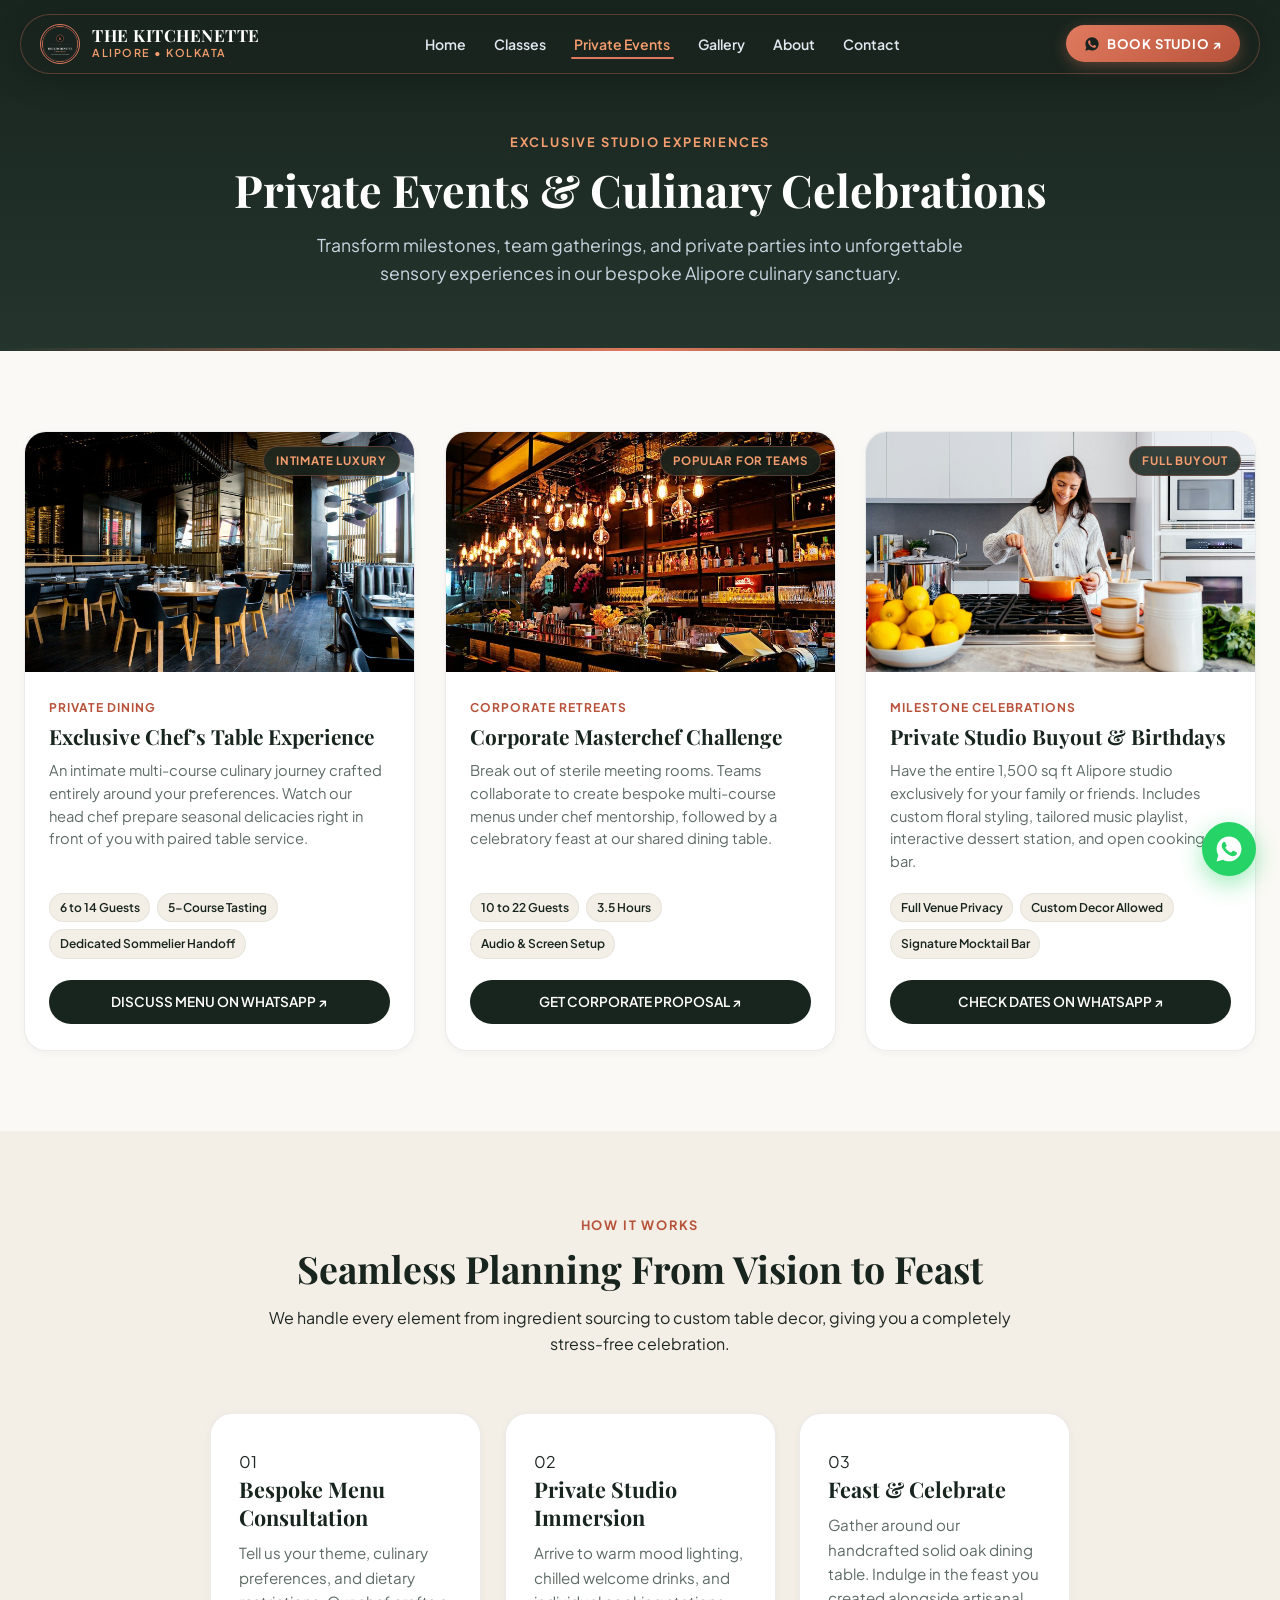
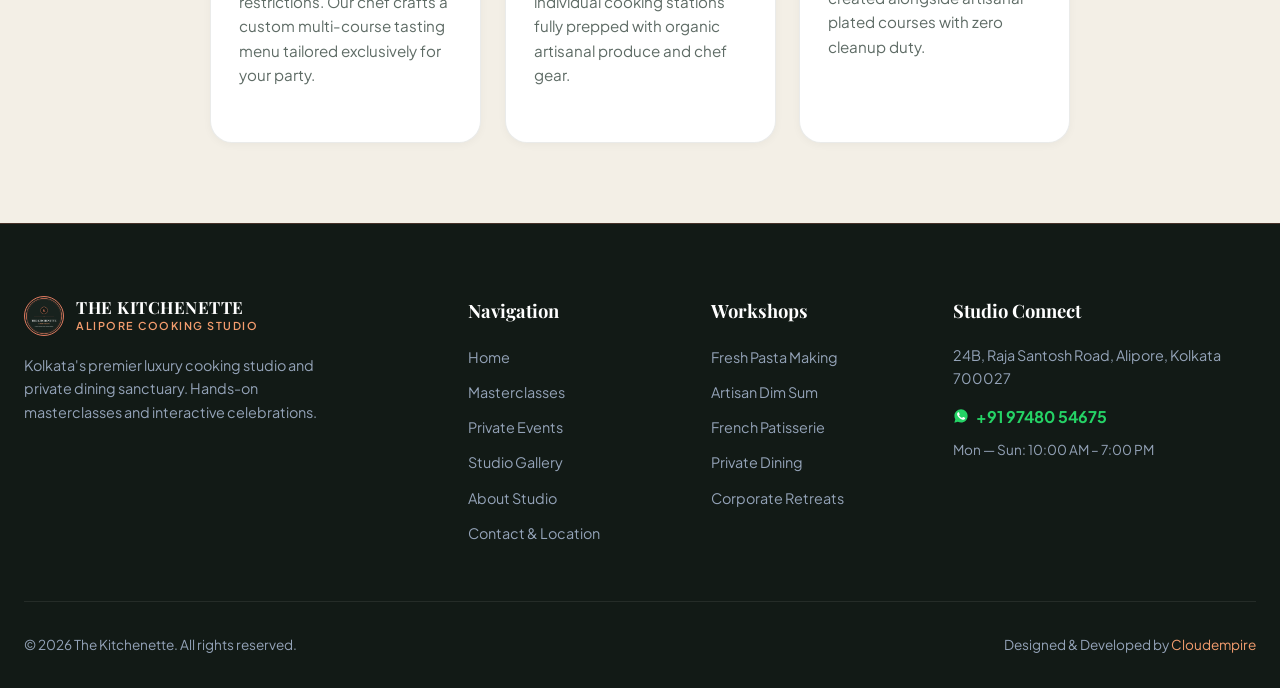
<file: private-events.html>
<!DOCTYPE html>
<html lang="en">
<head>
  <meta charset="UTF-8">
  <meta name="viewport" content="width=device-width, initial-scale=1.0">
  <title>Private Studio Hire & Celebrations — The Kitchenette | Alipore, Kolkata</title>
  <meta name="description" content="Host private chef's tables, corporate team cook-offs, birthday gatherings, and intimate celebratory dinners at The Kitchenette studio in Alipore.">

  <!-- Favicon Suite -->
  <link rel="icon" type="image/svg+xml" href="assets/images/favicon.svg">
  <link rel="icon" type="image/png" sizes="32x32" href="assets/images/favicon-32x32.png">
  <link rel="shortcut icon" href="assets/images/favicon.ico">
  <link rel="apple-touch-icon" sizes="180x180" href="assets/images/apple-touch-icon.png">

  <!-- Fonts -->
  <link rel="preconnect" href="https://fonts.googleapis.com">
  <link rel="preconnect" href="https://fonts.gstatic.com" crossorigin>
  <link href="https://fonts.googleapis.com/css2?family=Playfair+Display:ital,wght@0,600;0,700;0,900;1,600&family=Plus+Jakarta+Sans:wght@400;500;600;700&display=swap" rel="stylesheet">

  <link rel="stylesheet" href="css/style.css">
</head>
<body>

  <!-- FLOATING NAVBAR -->
  <header class="site-header">
    <nav class="nav-pill-wrapper" aria-label="Main Navigation">
      <a href="index.html" class="brand-block">
        <div class="brand-emblem-wrap">
          <img src="assets/images/logo.png" alt="The Kitchenette Emblem" class="brand-emblem">
        </div>
        <div class="brand-text-wrap">
          <span class="brand-name">THE KITCHENETTE</span>
          <span class="brand-sub">ALIPORE &#8226; KOLKATA</span>
        </div>
      </a>

      <ul class="nav-links">
        <li><a href="index.html" class="nav-link">Home</a></li>
        <li><a href="classes.html" class="nav-link">Classes</a></li>
        <li><a href="private-events.html" class="nav-link active">Private Events</a></li>
        <li><a href="gallery.html" class="nav-link">Gallery</a></li>
        <li><a href="about.html" class="nav-link">About</a></li>
        <li><a href="contact.html" class="nav-link">Contact</a></li>
      </ul>

      <div class="header-actions">
        <a href="https://wa.me/919748054675?text=Namaste%20The%20Kitchenette!%20I'd%20like%20to%20enquire%20about%20hosting%20a%20Private%20Event." class="btn-cta-pill" target="_blank" rel="noopener noreferrer">
          <svg width="16" height="16" viewBox="0 0 24 24" fill="none">
            <path d="M12.04 2C6.58 2 2.13 6.45 2.13 11.91C2.13 13.66 2.59 15.36 3.45 16.86L2.05 22L7.3 20.62C8.75 21.41 10.38 21.83 12.04 21.83C17.5 21.83 21.95 17.38 21.95 11.92C21.95 6.46 17.5 2 12.04 2Z" fill="#18221e"/>
            <path d="M17.53 14.37C17.23 14.22 15.75 13.49 15.48 13.39C15.2 13.29 15 13.24 14.81 13.54C14.61 13.84 14.05 14.49 13.88 14.69C13.71 14.89 13.54 14.91 13.24 14.76C12.94 14.61 11.98 14.3 10.85 13.29C9.97 12.5 9.37 11.53 9.2 11.23C9.03 10.93 9.18 10.77 9.33 10.62C9.47 10.48 9.64 10.26 9.79 10.09C9.94 9.92 9.99 9.79 10.09 9.59C10.19 9.39 10.14 9.22 10.06 9.07C9.99 8.92 9.42 7.52 9.18 6.95C8.95 6.4 8.71 6.47 8.54 6.46C8.38 6.46 8.19 6.45 7.99 6.45C7.79 6.45 7.47 6.52 7.2 6.82C6.93 7.12 6.16 7.84 6.16 9.31C6.16 10.78 7.23 12.2 7.38 12.4C7.53 12.6 9.48 15.61 12.47 16.9C13.18 17.21 13.74 17.39 14.17 17.53C14.88 17.76 15.53 17.73 16.05 17.65C16.63 17.56 17.83 16.92 18.08 16.22C18.33 15.52 18.33 14.92 18.25 14.79C18.17 14.67 17.98 14.59 17.68 14.44L17.53 14.37Z" fill="#e07a5f"/>
          </svg>
          <span>BOOK STUDIO ↗</span>
        </a>
        <button class="hamburger-toggle" aria-label="Toggle navigation drawer" aria-expanded="false">
          <svg width="22" height="22" viewBox="0 0 24 24" fill="none" stroke="currentColor" stroke-width="2.5"><path d="M3 12h18M3 6h18M3 18h18"/></svg>
        </button>
      </div>
    </nav>
  </header>

  <!-- SUBPAGE BANNER -->
  <section class="subpage-banner">
    <div class="shell glide-in">
      <span class="section-tag" style="color: var(--color-accent-light);">EXCLUSIVE STUDIO EXPERIENCES</span>
      <h1 class="section-title" style="color: #ffffff; font-size: 2.8rem;">Private Events & Culinary Celebrations</h1>
      <p style="color: #cbd5e1; font-size: 1.1rem; max-width: 650px; margin: 0 auto;">Transform milestones, team gatherings, and private parties into unforgettable sensory experiences in our bespoke Alipore culinary sanctuary.</p>
    </div>
  </section>

  <!-- PRIVATE EVENT PACKAGES -->
  <section class="section">
    <div class="portfolio-grid">
      <!-- Event 1 -->
      <article class="dish-card glide-in">
        <div class="card-media-wrap">
          <img src="assets/images/event-private-dining.jpg" alt="Chef's Table & Intimate Dining" class="card-img" loading="lazy" decoding="async">
          <span class="card-badge">INTIMATE LUXURY</span>
        </div>
        <div class="card-body">
          <span class="card-tag">Private Dining</span>
          <h3 class="card-title">Exclusive Chef’s Table Experience</h3>
          <p class="card-desc">An intimate multi-course culinary journey crafted entirely around your preferences. Watch our head chef prepare seasonal delicacies right in front of you with paired table service.</p>
          <div class="card-specs">
            <span class="spec-chip">6 to 14 Guests</span>
            <span class="spec-chip">5-Course Tasting</span>
            <span class="spec-chip">Dedicated Sommelier Handoff</span>
          </div>
          <a href="https://wa.me/919748054675?text=Hi%20The%20Kitchenette!%20I'd%20like%20to%20book%20an%20Exclusive%20Chef's%20Table%20experience." class="btn-card-inquire" target="_blank" rel="noopener noreferrer">
            <span>DISCUSS MENU ON WHATSAPP ↗</span>
          </a>
        </div>
      </article>

      <!-- Event 2 -->
      <article class="dish-card glide-in">
        <div class="card-media-wrap">
          <img src="assets/images/event-corporate-bonding.jpg" alt="Corporate Team Cook-Off" class="card-img" loading="lazy" decoding="async">
          <span class="card-badge">POPULAR FOR TEAMS</span>
        </div>
        <div class="card-body">
          <span class="card-tag">Corporate Retreats</span>
          <h3 class="card-title">Corporate Masterchef Challenge</h3>
          <p class="card-desc">Break out of sterile meeting rooms. Teams collaborate to create bespoke multi-course menus under chef mentorship, followed by a celebratory feast at our shared dining table.</p>
          <div class="card-specs">
            <span class="spec-chip">10 to 22 Guests</span>
            <span class="spec-chip">3.5 Hours</span>
            <span class="spec-chip">Audio & Screen Setup</span>
          </div>
          <a href="https://wa.me/919748054675?text=Hi%20The%20Kitchenette!%20I'd%20like%20to%20enquire%20about%20a%20Corporate%20Team%20Cook-Off." class="btn-card-inquire" target="_blank" rel="noopener noreferrer">
            <span>GET CORPORATE PROPOSAL ↗</span>
          </a>
        </div>
      </article>

      <!-- Event 3 -->
      <article class="dish-card glide-in">
        <div class="card-media-wrap">
          <img src="assets/images/studio-kitchen-stations.jpg" alt="Studio Buyout & Birthday Feasts" class="card-img" loading="lazy" decoding="async">
          <span class="card-badge">FULL BUYOUT</span>
        </div>
        <div class="card-body">
          <span class="card-tag">Milestone Celebrations</span>
          <h3 class="card-title">Private Studio Buyout & Birthdays</h3>
          <p class="card-desc">Have the entire 1,500 sq ft Alipore studio exclusively for your family or friends. Includes custom floral styling, tailored music playlist, interactive dessert station, and open cooking bar.</p>
          <div class="card-specs">
            <span class="spec-chip">Full Venue Privacy</span>
            <span class="spec-chip">Custom Decor Allowed</span>
            <span class="spec-chip">Signature Mocktail Bar</span>
          </div>
          <a href="https://wa.me/919748054675?text=Hi%20The%20Kitchenette!%20I'd%20like%20to%20enquire%20about%20a%20Full%20Studio%20Buyout." class="btn-card-inquire" target="_blank" rel="noopener noreferrer">
            <span>CHECK DATES ON WHATSAPP ↗</span>
          </a>
        </div>
      </article>
    </div>
  </section>

  <!-- EVENT PROCESS ROADMAP -->
  <section class="section section-alt">
    <div class="shell glide-in">
      <div class="section-header">
        <span class="section-tag">HOW IT WORKS</span>
        <h2 class="section-title">Seamless Planning From Vision to Feast</h2>
        <div class="gold-divider"></div>
        <p class="section-subtitle">We handle every element from ingredient sourcing to custom table decor, giving you a completely stress-free celebration.</p>
      </div>

      <div class="philosophy-grid">
        <div class="philosophy-card glide-in">
          <div class="philosophy-num">01</div>
          <h3 class="card-title">Bespoke Menu Consultation</h3>
          <p class="card-desc">Tell us your theme, culinary preferences, and dietary restrictions. Our chef crafts a custom multi-course tasting menu tailored exclusively for your party.</p>
        </div>
        <div class="philosophy-card glide-in">
          <div class="philosophy-num">02</div>
          <h3 class="card-title">Private Studio Immersion</h3>
          <p class="card-desc">Arrive to warm mood lighting, chilled welcome drinks, and individual cooking stations fully prepped with organic artisanal produce and chef gear.</p>
        </div>
        <div class="philosophy-card glide-in">
          <div class="philosophy-num">03</div>
          <h3 class="card-title">Feast & Celebrate</h3>
          <p class="card-desc">Gather around our handcrafted solid oak dining table. Indulge in the feast you created alongside artisanal plated courses with zero cleanup duty.</p>
        </div>
      </div>
    </div>
  </section>

  <!-- FLOATING WHATSAPP BUTTON -->
  <a href="https://wa.me/919748054675?text=Namaste%20The%20Kitchenette!%20I'd%20like%20to%20enquire%20about%20a%20private%20event." class="floating-wa-btn" aria-label="Book on WhatsApp" target="_blank" rel="noopener noreferrer">
    <svg width="30" height="30" viewBox="0 0 24 24" fill="none">
      <path d="M12.04 2C6.58 2 2.13 6.45 2.13 11.91C2.13 13.66 2.59 15.36 3.45 16.86L2.05 22L7.3 20.62C8.75 21.41 10.38 21.83 12.04 21.83C17.5 21.83 21.95 17.38 21.95 11.92C21.95 6.46 17.5 2 12.04 2Z" fill="#FFFFFF"/>
      <path d="M17.53 14.37C17.23 14.22 15.75 13.49 15.48 13.39C15.2 13.29 15 13.24 14.81 13.54C14.61 13.84 14.05 14.49 13.88 14.69C13.71 14.89 13.54 14.91 13.24 14.76C12.94 14.61 11.98 14.3 10.85 13.29C9.97 12.5 9.37 11.53 9.2 11.23C9.03 10.93 9.18 10.77 9.33 10.62C9.47 10.48 9.64 10.26 9.79 10.09C9.94 9.92 9.99 9.79 10.09 9.59C10.19 9.39 10.14 9.22 10.06 9.07C9.99 8.92 9.42 7.52 9.18 6.95C8.95 6.4 8.71 6.47 8.54 6.46C8.38 6.46 8.19 6.45 7.99 6.45C7.79 6.45 7.47 6.52 7.2 6.82C6.93 7.12 6.16 7.84 6.16 9.31C6.16 10.78 7.23 12.2 7.38 12.4C7.53 12.6 9.48 15.61 12.47 16.9C13.18 17.21 13.74 17.39 14.17 17.53C14.88 17.76 15.53 17.73 16.05 17.65C16.63 17.56 17.83 16.92 18.08 16.22C18.33 15.52 18.33 14.92 18.25 14.79C18.17 14.67 17.98 14.59 17.68 14.44L17.53 14.37Z" fill="#25D366"/>
    </svg>
  </a>

  <!-- SITE FOOTER -->
  <footer class="site-footer">
    <div class="footer-inner">
      <div class="footer-col">
        <div class="brand-block" style="margin-bottom: 1.15rem;">
          <div class="brand-emblem-wrap">
            <img src="assets/images/logo.png" alt="The Kitchenette Emblem" class="brand-emblem">
          </div>
          <div class="brand-text-wrap">
            <span class="brand-name">THE KITCHENETTE</span>
            <span class="brand-sub">ALIPORE COOKING STUDIO</span>
          </div>
        </div>
        <p style="font-size: 0.9rem; line-height: 1.6; color: #94a3b8; max-width: 320px;">Kolkata's premier luxury cooking studio and private dining sanctuary. Hands-on masterclasses and interactive celebrations.</p>
      </div>

      <div class="footer-col">
        <h4>Navigation</h4>
        <ul class="footer-links-list">
          <li><a href="index.html">Home</a></li>
          <li><a href="classes.html">Masterclasses</a></li>
          <li><a href="private-events.html">Private Events</a></li>
          <li><a href="gallery.html">Studio Gallery</a></li>
          <li><a href="about.html">About Studio</a></li>
          <li><a href="contact.html">Contact & Location</a></li>
        </ul>
      </div>

      <div class="footer-col">
        <h4>Workshops</h4>
        <ul class="footer-links-list">
          <li><a href="classes.html">Fresh Pasta Making</a></li>
          <li><a href="classes.html">Artisan Dim Sum</a></li>
          <li><a href="classes.html">French Patisserie</a></li>
          <li><a href="private-events.html">Private Dining</a></li>
          <li><a href="private-events.html">Corporate Retreats</a></li>
        </ul>
      </div>

      <div class="footer-col">
        <h4>Studio Connect</h4>
        <p style="font-size: 0.9rem; color: #94a3b8; margin-bottom: 0.85rem;">24B, Raja Santosh Road, Alipore, Kolkata 700027</p>
        <p style="margin-bottom: 0.5rem;">
          <a href="https://wa.me/919748054675" style="color: #25D366; font-weight: 700; text-decoration: none; display: inline-flex; align-items: center; gap: 0.45rem;">
            <svg width="16" height="16" viewBox="0 0 24 24" fill="none"><path d="M12.04 2C6.58 2 2.13 6.45 2.13 11.91C2.13 13.66 2.59 15.36 3.45 16.86L2.05 22L7.3 20.62C8.75 21.41 10.38 21.83 12.04 21.83C17.5 21.83 21.95 17.38 21.95 11.92C21.95 6.46 17.5 2 12.04 2Z" fill="#25D366"/><path d="M17.53 14.37C17.23 14.22 15.75 13.49 15.48 13.39C15.2 13.29 15 13.24 14.81 13.54C14.61 13.84 14.05 14.49 13.88 14.69C13.71 14.89 13.54 14.91 13.24 14.76C12.94 14.61 11.98 14.3 10.85 13.29C9.97 12.5 9.37 11.53 9.2 11.23C9.03 10.93 9.18 10.77 9.33 10.62C9.47 10.48 9.64 10.26 9.79 10.09C9.94 9.92 9.99 9.79 10.09 9.59C10.19 9.39 10.14 9.22 10.06 9.07C9.99 8.92 9.42 7.52 9.18 6.95C8.95 6.4 8.71 6.47 8.54 6.46C8.38 6.46 8.19 6.45 7.99 6.45C7.79 6.45 7.47 6.52 7.2 6.82C6.93 7.12 6.16 7.84 6.16 9.31C6.16 10.78 7.23 12.2 7.38 12.4C7.53 12.6 9.48 15.61 12.47 16.9C13.18 17.21 13.74 17.39 14.17 17.53C14.88 17.76 15.53 17.73 16.05 17.65C16.63 17.56 17.83 16.92 18.08 16.22C18.33 15.52 18.33 14.92 18.25 14.79C18.17 14.67 17.98 14.59 17.68 14.44L17.53 14.37Z" fill="#FFFFFF"/></svg>
            <span>+91 97480 54675</span>
          </a>
        </p>
        <p style="font-size: 0.85rem; color: #94a3b8;">Mon — Sun: 10:00 AM – 7:00 PM</p>
      </div>
    </div>

    <div class="footer-bottom">
      <div>&copy; 2026 The Kitchenette. All rights reserved.</div>
      <div>Designed & Developed by <a href="https://cloudempiretech/" target="_blank" rel="noopener noreferrer">Cloudempire</a></div>
    </div>
  </footer>

  <script src="js/main.js"></script>
</body>
</html>
</file>
<file: css/style.css>
/* THE KITCHENETTE — LUXURY COOKING STUDIO & PRIVATE EVENTS (ALIPORE, KOLKATA) */
:root {
  --color-primary: #18241e;
  --color-primary-light: #24352d;
  --color-accent: #e07a5f;
  --color-accent-light: #f49d6e;
  --color-accent-dark: #b8533b;
  --color-accent-glow: rgba(224, 122, 95, 0.25);
  --color-bg: #fbf9f5;
  --color-bg-alt: #f3efe6;
  --color-surface: #ffffff;
  --color-text: #1f2723;
  --color-text-muted: #5e6b65;
  --color-border: rgba(24, 36, 30, 0.09);
  --color-border-accent: rgba(224, 122, 95, 0.35);
  --font-serif: 'Playfair Display', Georgia, serif;
  --font-sans: 'Plus Jakarta Sans', system-ui, -apple-system, sans-serif;
  --radius-sm: 8px;
  --radius-md: 14px;
  --radius-lg: 22px;
  --radius-pill: 9999px;
  --shadow-sm: 0 2px 8px rgba(0, 0, 0, 0.04);
  --shadow-md: 0 8px 24px rgba(0, 0, 0, 0.07);
  --shadow-lg: 0 16px 40px rgba(0, 0, 0, 0.1);
  --shadow-accent: 0 8px 30px rgba(224, 122, 95, 0.25);
}

*, *::before, *::after {
  box-sizing: border-box;
  margin: 0;
  padding: 0;
}

html {
  font-size: 16px;
  scroll-behavior: smooth;
  -webkit-text-size-adjust: 100%;
}

body {
  font-family: var(--font-sans);
  background-color: var(--color-bg);
  color: var(--color-text);
  line-height: 1.6;
  overflow-x: hidden;
  position: relative;
  min-height: 100vh;
}

/* MANDATORY GLIDE ANIMATION WITHOUT FAIL */
.glide-in {
  opacity: 0;
  transform: translateY(28px) scale(0.98);
  transition: opacity 0.7s cubic-bezier(0.16, 1, 0.3, 1), transform 0.7s cubic-bezier(0.16, 1, 0.3, 1);
  will-change: opacity, transform;
}

.glide-in.in-view {
  opacity: 1;
  transform: translateY(0) scale(1);
}

/* HEADER & FLOATING NAVIGATION */
.site-header {
  position: fixed;
  top: 14px;
  left: 0;
  right: 0;
  z-index: 1000;
  padding: 0 1.25rem;
  display: flex;
  justify-content: center;
  transition: all 0.3s ease;
}

.nav-pill-wrapper {
  max-width: 1240px;
  width: 100%;
  background: rgba(24, 36, 30, 0.92);
  backdrop-filter: blur(20px);
  -webkit-backdrop-filter: blur(20px);
  border: 1px solid rgba(224, 122, 95, 0.32);
  border-radius: var(--radius-pill);
  padding: 0.55rem 1.2rem;
  display: flex;
  align-items: center;
  justify-content: space-between;
  box-shadow: 0 10px 30px rgba(0, 0, 0, 0.2);
}

.brand-block {
  display: flex;
  align-items: center;
  gap: 0.75rem;
  text-decoration: none;
  flex-shrink: 0;
}

.brand-emblem-wrap {
  width: 40px;
  height: 40px;
  border-radius: 50%;
  overflow: hidden;
  border: 1.5px solid var(--color-accent);
  background: #18221e;
  display: flex;
  align-items: center;
  justify-content: center;
  flex-shrink: 0;
}

.brand-emblem {
  width: 100%;
  height: 100%;
  object-fit: contain;
}

.brand-text-wrap {
  display: flex;
  flex-direction: column;
}

.brand-name {
  font-family: var(--font-serif);
  font-size: 1.05rem;
  font-weight: 700;
  color: #ffffff;
  letter-spacing: 0.5px;
  line-height: 1.1;
  white-space: nowrap;
}

.brand-sub {
  font-size: 0.68rem;
  color: var(--color-accent-light);
  text-transform: uppercase;
  letter-spacing: 1.5px;
  font-weight: 600;
  white-space: nowrap;
}

.nav-links {
  display: flex;
  align-items: center;
  gap: 1.35rem;
  list-style: none;
}

.nav-link {
  font-size: 0.88rem;
  font-weight: 600;
  color: #e2e8f0;
  text-decoration: none;
  white-space: nowrap !important;
  flex-shrink: 0 !important;
  padding: 0.35rem 0.2rem;
  position: relative;
  transition: color 0.2s ease;
}

.nav-link:hover,
.nav-link.active {
  color: var(--color-accent-light);
}

.nav-link.active::after {
  content: '';
  position: absolute;
  bottom: 0;
  left: 0;
  right: 0;
  height: 2px;
  background: var(--color-accent);
  border-radius: 2px;
}

.header-actions {
  display: flex;
  align-items: center;
  gap: 0.75rem;
  flex-shrink: 0;
}

.btn-cta-pill {
  display: inline-flex;
  align-items: center;
  gap: 0.45rem;
  background: linear-gradient(135deg, var(--color-accent), var(--color-accent-dark));
  color: #ffffff;
  font-weight: 700;
  font-size: 0.82rem;
  text-transform: uppercase;
  letter-spacing: 0.8px;
  text-decoration: none;
  padding: 0.5rem 1.1rem;
  border-radius: var(--radius-pill);
  box-shadow: 0 4px 15px rgba(224, 122, 95, 0.35);
  transition: all 0.25s ease;
  white-space: nowrap !important;
  flex-shrink: 0 !important;
}

.btn-cta-pill:hover {
  transform: translateY(-2px);
  box-shadow: 0 6px 20px rgba(224, 122, 95, 0.48);
}

.hamburger-toggle {
  display: none;
  background: rgba(255, 255, 255, 0.08);
  border: 1px solid rgba(224, 122, 95, 0.3);
  color: #ffffff;
  width: 40px;
  height: 40px;
  border-radius: 50%;
  align-items: center;
  justify-content: center;
  cursor: pointer;
  flex-shrink: 0;
}

/* HERO VIDEO SECTION */
.hero-video-section {
  position: relative;
  width: 100%;
  min-height: 100vh;
  display: flex;
  align-items: center;
  justify-content: center;
  overflow: hidden;
  background: #0f1613;
}

.hero-video-bg {
  position: absolute;
  top: 0;
  left: 0;
  width: 100%;
  height: 100%;
  object-fit: cover;
  z-index: 1;
}

.hero-overlay {
  position: absolute;
  top: 0;
  left: 0;
  width: 100%;
  height: 100%;
  background: linear-gradient(180deg, rgba(15, 22, 19, 0.65) 0%, rgba(15, 22, 19, 0.5) 50%, rgba(15, 22, 19, 0.92) 100%);
  z-index: 2;
}

.hero-content {
  position: relative;
  z-index: 3;
  max-width: 980px;
  width: 100%;
  text-align: center;
  padding: 6.5rem 1.5rem 3.5rem;
  color: #ffffff;
}

.hero-badge {
  display: inline-flex;
  align-items: center;
  gap: 0.5rem;
  background: rgba(255, 255, 255, 0.1);
  backdrop-filter: blur(10px);
  border: 1px solid rgba(224, 122, 95, 0.4);
  border-radius: var(--radius-pill);
  padding: 0.35rem 0.95rem;
  font-size: 0.8rem;
  font-weight: 600;
  letter-spacing: 1px;
  text-transform: uppercase;
  color: var(--color-accent-light);
  margin-bottom: 1.25rem;
}

.live-beacon {
  width: 8px;
  height: 8px;
  background: #25D366;
  border-radius: 50%;
  box-shadow: 0 0 10px #25D366;
  animation: beaconPulse 2s infinite;
}

@keyframes beaconPulse {
  0% { transform: scale(0.95); opacity: 1; }
  50% { transform: scale(1.35); opacity: 0.7; }
  100% { transform: scale(0.95); opacity: 1; }
}

.hero-title {
  font-family: var(--font-serif);
  font-size: 3.2rem;
  font-weight: 700;
  line-height: 1.15;
  letter-spacing: -0.5px;
  margin-bottom: 1.1rem;
  color: #ffffff;
  text-shadow: 0 4px 20px rgba(0, 0, 0, 0.4);
}

.hero-subtitle {
  font-size: 1.15rem;
  color: #e2e8f0;
  max-width: 720px;
  margin: 0 auto 2rem;
  line-height: 1.6;
  min-height: 56px;
}

.dynamic-typewriter {
  color: var(--color-accent-light);
  font-weight: 600;
}

.hero-actions {
  display: flex;
  align-items: center;
  justify-content: center;
  gap: 1rem;
  flex-wrap: wrap;
  margin-bottom: 2.8rem;
}

.btn-hero-primary {
  display: inline-flex;
  align-items: center;
  justify-content: center;
  gap: 0.6rem;
  background: #25D366;
  color: #ffffff;
  font-weight: 700;
  font-size: 0.95rem;
  text-decoration: none;
  padding: 0.85rem 1.8rem;
  border-radius: var(--radius-pill);
  box-shadow: 0 6px 24px rgba(37, 211, 102, 0.35);
  transition: all 0.25s ease;
  min-height: 48px;
}

.btn-hero-primary:hover {
  background: #20ba5a;
  transform: translateY(-2px);
  box-shadow: 0 8px 30px rgba(37, 211, 102, 0.45);
}

.btn-hero-secondary {
  display: inline-flex;
  align-items: center;
  justify-content: center;
  gap: 0.5rem;
  background: rgba(255, 255, 255, 0.12);
  backdrop-filter: blur(10px);
  border: 1.5px solid rgba(255, 255, 255, 0.3);
  color: #ffffff;
  font-weight: 600;
  font-size: 0.95rem;
  text-decoration: none;
  padding: 0.85rem 1.6rem;
  border-radius: var(--radius-pill);
  transition: all 0.25s ease;
  min-height: 48px;
}

.btn-hero-secondary:hover {
  background: rgba(255, 255, 255, 0.22);
  border-color: #ffffff;
  transform: translateY(-2px);
}

.video-control-btn {
  position: absolute;
  bottom: 24px;
  right: 24px;
  z-index: 4;
  width: 38px;
  height: 38px;
  border-radius: 50%;
  background: rgba(24, 36, 30, 0.7);
  backdrop-filter: blur(10px);
  border: 1px solid rgba(224, 122, 95, 0.3);
  color: #ffffff;
  display: flex;
  align-items: center;
  justify-content: center;
  cursor: pointer;
  transition: all 0.2s ease;
}

.video-control-btn:hover {
  background: rgba(24, 36, 30, 0.95);
  border-color: var(--color-accent);
}

/* TELEMETRY STATS GRID */
.hero-telemetry-grid {
  display: grid;
  grid-template-columns: repeat(4, 1fr);
  gap: 1rem;
  max-width: 920px;
  margin: 0 auto;
}

.hero-stat-card {
  background: rgba(24, 36, 30, 0.78);
  backdrop-filter: blur(12px);
  border: 1px solid rgba(224, 122, 95, 0.24);
  border-radius: var(--radius-md);
  padding: 1.1rem 0.8rem;
  text-align: center;
  transition: all 0.3s ease;
}

.hero-stat-card:hover {
  border-color: var(--color-accent);
  transform: translateY(-3px);
  box-shadow: 0 8px 25px rgba(0, 0, 0, 0.3);
}

.hero-stat-num {
  font-family: var(--font-serif);
  font-size: 1.85rem;
  font-weight: 700;
  color: var(--color-accent-light);
  line-height: 1.1;
  margin-bottom: 0.25rem;
}

.hero-stat-label {
  font-size: 0.78rem;
  color: #cbd5e1;
  text-transform: uppercase;
  letter-spacing: 0.8px;
  font-weight: 600;
}

/* SECTIONS & SHELL */
.section {
  max-width: 1320px;
  margin: 0 auto;
  padding: 5rem 1.5rem;
}

.section-alt {
  background-color: var(--color-bg-alt);
}

.section-header {
  text-align: center;
  max-width: 760px;
  margin: 0 auto 3.5rem;
}

.section-tag {
  display: inline-block;
  font-size: 0.8rem;
  font-weight: 700;
  text-transform: uppercase;
  letter-spacing: 1.8px;
  color: var(--color-accent-dark);
  margin-bottom: 0.65rem;
}

.section-title {
  font-family: var(--font-serif);
  font-size: 2.35rem;
  font-weight: 700;
  color: var(--color-primary);
  line-height: 1.22;
  margin-bottom: 0.85rem;
}

.section-desc {
  font-size: 1.05rem;
  color: var(--color-text-muted);
  line-height: 1.65;
}

/* SUBPAGE BANNER */
.subpage-banner {
  background: linear-gradient(180deg, #18241e 0%, #24352d 100%);
  color: #ffffff;
  padding: 8rem 1.5rem 4rem;
  text-align: center;
  position: relative;
}

.subpage-banner::after {
  content: '';
  position: absolute;
  bottom: 0;
  left: 0;
  right: 0;
  height: 3px;
  background: linear-gradient(90deg, transparent, var(--color-accent), transparent);
}

.shell {
  max-width: 860px;
  margin: 0 auto;
}

/* PHILOSOPHY BENTO GRID */
.philosophy-grid {
  display: grid;
  grid-template-columns: repeat(3, 1fr);
  gap: 1.5rem;
}

.philosophy-card {
  background: var(--color-surface);
  border: 1px solid var(--color-border);
  border-radius: var(--radius-lg);
  padding: 2.2rem 1.75rem;
  box-shadow: var(--shadow-sm);
  transition: all 0.35s ease;
  position: relative;
  overflow: hidden;
}

.philosophy-card:hover {
  transform: translateY(-5px);
  border-color: var(--color-border-accent);
  box-shadow: var(--shadow-md);
}

.philosophy-icon-wrap {
  width: 52px;
  height: 52px;
  border-radius: 50%;
  background: rgba(224, 122, 95, 0.12);
  border: 1px solid rgba(224, 122, 95, 0.3);
  display: flex;
  align-items: center;
  justify-content: center;
  color: var(--color-accent-dark);
  margin-bottom: 1.25rem;
}

.philosophy-card h3 {
  font-family: var(--font-serif);
  font-size: 1.35rem;
  font-weight: 700;
  color: var(--color-primary);
  margin-bottom: 0.65rem;
}

.philosophy-card p {
  font-size: 0.95rem;
  color: var(--color-text-muted);
  line-height: 1.6;
}

/* CARD / PORTFOLIO GRIDS */
.portfolio-grid {
  display: grid;
  grid-template-columns: repeat(3, 1fr);
  gap: 1.85rem;
}

.dish-card, .offering-card {
  background: var(--color-surface);
  border: 1px solid var(--color-border);
  border-radius: var(--radius-lg);
  overflow: hidden;
  box-shadow: var(--shadow-sm);
  display: flex;
  flex-direction: column;
  transition: all 0.35s ease;
  min-width: 0;
  width: 100%;
}

.dish-card:hover, .offering-card:hover {
  transform: translateY(-6px);
  border-color: var(--color-border-accent);
  box-shadow: var(--shadow-lg);
}

.card-media-wrap {
  position: relative;
  width: 100%;
  height: 240px;
  overflow: hidden;
  background: #e2e8f0;
}

.card-img {
  width: 100%;
  height: 100%;
  object-fit: cover;
  transition: transform 0.6s cubic-bezier(0.16, 1, 0.3, 1);
}

.dish-card:hover .card-img, .offering-card:hover .card-img {
  transform: scale(1.05);
}

.card-badge {
  position: absolute;
  top: 14px;
  right: 14px;
  background: rgba(24, 36, 30, 0.85);
  backdrop-filter: blur(8px);
  color: var(--color-accent-light);
  font-size: 0.72rem;
  font-weight: 700;
  text-transform: uppercase;
  letter-spacing: 0.8px;
  padding: 0.3rem 0.75rem;
  border-radius: var(--radius-pill);
  border: 1px solid rgba(224, 122, 95, 0.3);
}

.card-body {
  padding: 1.6rem 1.5rem;
  display: flex;
  flex-direction: column;
  flex-grow: 1;
}

.card-tag {
  font-size: 0.75rem;
  font-weight: 700;
  text-transform: uppercase;
  color: var(--color-accent-dark);
  letter-spacing: 1px;
  margin-bottom: 0.4rem;
}

.card-title {
  font-family: var(--font-serif);
  font-size: 1.3rem;
  font-weight: 700;
  color: var(--color-primary);
  margin-bottom: 0.55rem;
  line-height: 1.3;
}

.card-desc {
  font-size: 0.92rem;
  color: var(--color-text-muted);
  line-height: 1.55;
  margin-bottom: 1.25rem;
  flex-grow: 1;
}

.card-specs {
  display: flex;
  flex-wrap: wrap;
  gap: 0.45rem;
  margin-bottom: 1.35rem;
}

.spec-chip {
  background: var(--color-bg-alt);
  border: 1px solid rgba(24, 36, 30, 0.06);
  padding: 0.25rem 0.6rem;
  border-radius: var(--radius-pill);
  font-size: 0.75rem;
  color: var(--color-primary);
  font-weight: 600;
}

.btn-card-inquire {
  display: inline-flex;
  align-items: center;
  justify-content: center;
  gap: 0.45rem;
  background: var(--color-primary);
  color: #ffffff;
  font-weight: 600;
  font-size: 0.85rem;
  text-decoration: none;
  padding: 0.65rem 1.2rem;
  border-radius: var(--radius-pill);
  transition: all 0.25s ease;
  min-height: 44px;
}

.btn-card-inquire:hover {
  background: var(--color-accent);
  color: #ffffff;
}

/* INTERACTIVE EVENT & CLASS PLANNER WIDGET */
.interactive-widget-box {
  background: var(--color-surface);
  border: 1px solid var(--color-border);
  border-radius: var(--radius-lg);
  padding: 2.75rem 2.25rem;
  box-shadow: var(--shadow-md);
  margin-top: 2rem;
}

.widget-grid {
  display: grid;
  grid-template-columns: 1fr 1fr;
  gap: 2.5rem;
}

.widget-step-title {
  font-family: var(--font-serif);
  font-size: 1.25rem;
  font-weight: 700;
  color: var(--color-primary);
  margin-bottom: 1rem;
  display: flex;
  align-items: center;
  gap: 0.5rem;
}

.step-num-pill {
  width: 26px;
  height: 26px;
  border-radius: 50%;
  background: var(--color-accent);
  color: #ffffff;
  font-size: 0.8rem;
  font-weight: 700;
  display: inline-flex;
  align-items: center;
  justify-content: center;
}

.experience-selector {
  display: grid;
  grid-template-columns: repeat(3, 1fr);
  gap: 0.85rem;
  margin-bottom: 1.5rem;
}

.exp-option {
  border: 1.5px solid var(--color-border);
  border-radius: var(--radius-md);
  padding: 0.95rem 0.6rem;
  text-align: center;
  cursor: pointer;
  transition: all 0.25s ease;
  background: var(--color-bg);
}

.exp-option.selected,
.exp-option:hover {
  border-color: var(--color-accent);
  background: rgba(224, 122, 95, 0.08);
}

.exp-option-title {
  font-family: var(--font-serif);
  font-size: 0.95rem;
  font-weight: 700;
  color: var(--color-primary);
}

.exp-option-sub {
  font-size: 0.75rem;
  color: var(--color-text-muted);
}

.cuisine-options-list {
  display: flex;
  flex-direction: column;
  gap: 0.65rem;
  margin-bottom: 1.5rem;
}

.cuisine-radio-label {
  display: flex;
  align-items: center;
  gap: 0.65rem;
  padding: 0.65rem 0.85rem;
  border: 1px solid var(--color-border);
  border-radius: var(--radius-sm);
  background: var(--color-bg);
  cursor: pointer;
  font-size: 0.9rem;
  font-weight: 500;
}

.cuisine-radio-label input[type="radio"] {
  accent-color: var(--color-accent-dark);
  width: 17px;
  height: 17px;
}

.widget-summary-card {
  background: var(--color-bg-alt);
  border: 1px solid var(--color-border);
  border-radius: var(--radius-md);
  padding: 1.75rem;
  display: flex;
  flex-direction: column;
}

.summary-headline {
  font-family: var(--font-serif);
  font-size: 1.25rem;
  font-weight: 700;
  color: var(--color-primary);
  margin-bottom: 1rem;
}

.summary-details-list {
  list-style: none;
  display: flex;
  flex-direction: column;
  gap: 0.65rem;
  font-size: 0.9rem;
  color: var(--color-text);
  margin-bottom: 1.5rem;
}

.summary-details-list li {
  display: flex;
  justify-content: space-between;
  border-bottom: 1px dashed rgba(24, 36, 30, 0.12);
  padding-bottom: 0.45rem;
}

/* GALLERY GRID & FILTER RAIL */
.gallery-filter-rail {
  display: flex;
  align-items: center;
  justify-content: center;
  gap: 0.75rem;
  margin-bottom: 2.75rem;
  overflow-x: auto;
  padding: 0.5rem 0;
  scrollbar-width: none;
}

.gallery-filter-btn {
  background: var(--color-surface);
  border: 1px solid var(--color-border);
  color: var(--color-text);
  font-weight: 600;
  font-size: 0.85rem;
  padding: 0.55rem 1.25rem;
  border-radius: var(--radius-pill);
  cursor: pointer;
  white-space: nowrap !important;
  transition: all 0.2s ease;
}

.gallery-filter-btn:hover,
.gallery-filter-btn.active {
  background: var(--color-primary);
  color: #ffffff;
  border-color: var(--color-primary);
}

.gallery-grid {
  display: grid;
  grid-template-columns: repeat(3, 1fr);
  gap: 1.5rem;
}

.gallery-item {
  position: relative;
  border-radius: var(--radius-lg);
  overflow: hidden;
  height: 290px;
  box-shadow: var(--shadow-sm);
  background: #e2e8f0;
}

.gallery-item img {
  width: 100%;
  height: 100%;
  object-fit: cover;
  transition: transform 0.6s cubic-bezier(0.16, 1, 0.3, 1);
}

.gallery-item:hover img {
  transform: scale(1.08);
}

.gallery-overlay {
  position: absolute;
  inset: 0;
  background: linear-gradient(180deg, transparent 40%, rgba(18, 26, 22, 0.9) 100%);
  display: flex;
  flex-direction: column;
  justify-content: flex-end;
  padding: 1.5rem;
  color: #ffffff;
  opacity: 0.95;
}

.gallery-caption-title {
  font-family: var(--font-serif);
  font-size: 1.15rem;
  font-weight: 700;
  margin-bottom: 0.2rem;
}

.gallery-caption-sub {
  font-size: 0.8rem;
  color: var(--color-accent-light);
  letter-spacing: 0.5px;
}

/* REVIEWS GRID */
.reviews-grid {
  display: grid;
  grid-template-columns: repeat(3, 1fr);
  gap: 1.5rem;
}

.review-card {
  background: var(--color-surface);
  border: 1px solid var(--color-border);
  border-radius: var(--radius-lg);
  padding: 2rem 1.65rem;
  box-shadow: var(--shadow-sm);
  display: flex;
  flex-direction: column;
  transition: all 0.3s ease;
}

.review-card:hover {
  transform: translateY(-4px);
  box-shadow: var(--shadow-md);
  border-color: var(--color-border-accent);
}

.review-stars {
  color: #eab308;
  font-size: 1.05rem;
  margin-bottom: 0.85rem;
}

.review-quote {
  font-size: 0.95rem;
  color: var(--color-text);
  line-height: 1.6;
  font-style: italic;
  margin-bottom: 1.35rem;
  flex-grow: 1;
}

.reviewer-meta {
  display: flex;
  align-items: center;
  gap: 0.65rem;
}

.reviewer-avatar-initial {
  width: 38px;
  height: 38px;
  border-radius: 50%;
  background: rgba(224, 122, 95, 0.15);
  border: 1px solid var(--color-accent);
  color: var(--color-accent-dark);
  font-weight: 700;
  font-size: 0.95rem;
  display: flex;
  align-items: center;
  justify-content: center;
  flex-shrink: 0;
}

.reviewer-name {
  font-weight: 700;
  font-size: 0.92rem;
  color: var(--color-primary);
}

.reviewer-source {
  font-size: 0.75rem;
  color: var(--color-text-muted);
}

/* CONTACT & INQUIRY FORM */
.contact-grid {
  display: grid;
  grid-template-columns: 1fr 1.35fr;
  gap: 3rem;
  align-items: flex-start;
}

.contact-info-card {
  background: var(--color-surface);
  border: 1px solid var(--color-border);
  border-radius: var(--radius-lg);
  padding: 2.5rem 2rem;
  box-shadow: var(--shadow-sm);
}

.contact-info-title {
  font-family: var(--font-serif);
  font-size: 1.5rem;
  font-weight: 700;
  color: var(--color-primary);
  margin-bottom: 1.25rem;
}

.contact-detail-row {
  display: flex;
  align-items: flex-start;
  gap: 0.85rem;
  margin-bottom: 1.35rem;
  font-size: 0.95rem;
}

.contact-icon-pill {
  width: 36px;
  height: 36px;
  border-radius: 50%;
  background: rgba(224, 122, 95, 0.12);
  border: 1px solid rgba(224, 122, 95, 0.3);
  display: flex;
  align-items: center;
  justify-content: center;
  color: var(--color-accent-dark);
  flex-shrink: 0;
}

.contact-phone-link {
  color: var(--color-primary);
  text-decoration: none;
  font-weight: 700;
  display: inline-flex;
  align-items: center;
  gap: 0.45rem;
}

.contact-phone-link:hover {
  color: #25D366;
}

.contact-form-card {
  background: var(--color-surface);
  border: 1px solid var(--color-border);
  border-radius: var(--radius-lg);
  padding: 2.75rem 2.25rem;
  box-shadow: var(--shadow-md);
}

.form-group {
  margin-bottom: 1.35rem;
  display: flex;
  flex-direction: column;
  gap: 0.45rem;
  width: 100%;
}

.form-label {
  font-size: 0.88rem;
  font-weight: 600;
  color: var(--color-primary);
}

.form-control,
.form-input,
select.form-control,
select.form-select,
textarea.form-control,
textarea.form-textarea {
  display: block;
  width: 100%;
  padding: 0.85rem 1.15rem;
  border: 1.5px solid rgba(24, 36, 30, 0.15);
  border-radius: 12px;
  background: #ffffff;
  min-height: 48px;
  box-sizing: border-box;
  font-family: inherit;
  font-size: 0.98rem;
  color: var(--color-text);
  transition: all 0.25s ease;
}

.form-control:focus,
select.form-control:focus,
textarea.form-control:focus {
  border-color: var(--color-accent);
  box-shadow: 0 0 0 3.5px rgba(224, 122, 95, 0.22);
  outline: none;
}

textarea.form-control {
  resize: vertical;
  min-height: 125px;
  line-height: 1.55;
}

.btn-form-submit {
  display: inline-flex;
  align-items: center;
  justify-content: center;
  gap: 0.65rem;
  width: 100%;
  background: #25D366;
  color: #ffffff;
  font-weight: 700;
  font-size: 1rem;
  padding: 1rem 2rem;
  border: none;
  border-radius: var(--radius-pill);
  cursor: pointer;
  box-shadow: 0 6px 20px rgba(37, 211, 102, 0.3);
  transition: all 0.25s ease;
  min-height: 52px;
}

.btn-form-submit:hover {
  background: #20ba5a;
  transform: translateY(-2px);
  box-shadow: 0 8px 25px rgba(37, 211, 102, 0.42);
}

/* FLOATING WHATSAPP BUTTON */
.floating-wa-btn {
  position: fixed;
  bottom: 24px;
  right: 24px;
  z-index: 998;
  width: 54px;
  height: 54px;
  border-radius: 50%;
  background: #25D366;
  color: #ffffff;
  display: flex;
  align-items: center;
  justify-content: center;
  box-shadow: 0 8px 25px rgba(37, 211, 102, 0.45);
  text-decoration: none;
  transition: all 0.3s cubic-bezier(0.16, 1, 0.3, 1);
}

.floating-wa-btn:hover {
  transform: scale(1.1) translateY(-3px);
  box-shadow: 0 12px 30px rgba(37, 211, 102, 0.6);
}

/* FOOTER */
.site-footer {
  background: #121a16;
  color: #94a3b8;
  padding: 4.5rem 1.5rem 2rem;
  border-top: 1px solid rgba(224, 122, 95, 0.25);
}

.footer-inner {
  max-width: 1240px;
  margin: 0 auto;
  display: grid;
  grid-template-columns: 2fr 1fr 1fr 1.5fr;
  gap: 2.5rem;
  margin-bottom: 3.5rem;
}

.footer-col h4 {
  font-family: var(--font-serif);
  font-size: 1.15rem;
  color: #ffffff;
  margin-bottom: 1.15rem;
}

.footer-links-list {
  list-style: none;
  display: flex;
  flex-direction: column;
  gap: 0.6rem;
}

.footer-links-list a {
  color: #94a3b8;
  text-decoration: none;
  font-size: 0.9rem;
  transition: color 0.2s ease;
}

.footer-links-list a:hover {
  color: var(--color-accent-light);
}

.footer-bottom {
  max-width: 1240px;
  margin: 0 auto;
  padding-top: 2rem;
  border-top: 1px solid rgba(255, 255, 255, 0.08);
  display: flex;
  justify-content: space-between;
  align-items: center;
  flex-wrap: wrap;
  gap: 1rem;
  font-size: 0.85rem;
}

.footer-bottom a {
  color: var(--color-accent-light);
  text-decoration: none;
}

/* ==========================================================================
   MOBILE RESPONSIVENESS & ANTI-CLUTTER GUARANTEE (<= 768px)
   ========================================================================== */
@media (max-width: 960px) {
  .site-header {
    padding: 0 0.85rem;
  }

  .nav-links {
    position: fixed;
    top: 66px;
    left: 0;
    width: 100vw;
    height: calc(100vh - 66px);
    height: calc(100dvh - 66px);
    overflow-y: auto;
    z-index: 999;
    background: rgba(18, 26, 22, 0.98);
    backdrop-filter: blur(25px);
    -webkit-backdrop-filter: blur(25px);
    flex-direction: column;
    align-items: stretch;
    padding: 2rem 1.5rem;
    gap: 0.9rem;
    display: none;
  }

  .nav-links.open {
    display: flex;
  }

  .nav-link {
    font-size: 1.05rem;
    padding: 0.85rem 1rem;
    border-radius: var(--radius-sm);
    background: rgba(255, 255, 255, 0.04);
  }

  .hamburger-toggle {
    display: flex;
  }

  .philosophy-grid,
  .portfolio-grid,
  .gallery-grid,
  .reviews-grid,
  .footer-inner {
    grid-template-columns: 1fr;
  }

  .contact-grid,
  .widget-grid {
    grid-template-columns: 1fr;
  }
}

@media (max-width: 768px) {
  .brand-sub,
  .header-actions .btn-cta-pill,
  .header-actions .social-circle-icons {
    display: none !important;
  }

  .site-header {
    top: 8px;
    padding: 0 0.5rem;
  }

  .nav-pill-wrapper {
    padding: 0.45rem 0.85rem;
  }

  .brand-name {
    font-size: 0.95rem;
  }

  .section,
  .section-alt {
    padding: 2.75rem 0.85rem !important;
  }

  .section-title {
    font-size: 1.85rem;
  }

  .btn-hero-primary,
  .btn-hero-secondary,
  .btn-cta-pill,
  .btn-form-submit,
  .btn-card-inquire {
    height: auto !important;
    min-height: 46px !important;
    line-height: 1.35 !important;
    padding: 10px 16px !important;
    white-space: normal !important;
    max-width: 100% !important;
    word-break: break-word !important;
    text-align: center !important;
    overflow: hidden !important;
    position: relative !important;
  }

  .btn-hero-primary::after,
  .btn-hero-secondary::after,
  .btn-cta-pill::after,
  .btn-form-submit::after,
  .btn-card-inquire::after {
    display: none !important;
  }

  .portfolio-grid,
  .reviews-grid,
  .gallery-grid,
  .philosophy-grid {
    grid-template-columns: 1fr !important;
    gap: 1.25rem !important;
  }

  .dish-card,
  .offering-card,
  .hero-stat-card,
  .review-card,
  .contact-form-card,
  .contact-info-card,
  .philosophy-card,
  .interactive-widget-box {
    min-width: 0 !important;
    max-width: 100% !important;
    width: 100% !important;
    margin: 0 !important;
  }

  .hero-content {
    padding: 4.6rem 0.85rem 1.5rem !important;
  }

  .hero-title {
    font-size: 1.85rem !important;
    margin-bottom: 0.85rem;
  }

  .hero-subtitle {
    font-size: 0.95rem;
    margin-bottom: 1.5rem;
    min-height: auto;
  }

  .hero-actions {
    flex-direction: column;
    gap: 0.75rem;
    margin-bottom: 1.75rem;
  }

  .btn-hero-primary,
  .btn-hero-secondary {
    width: 100%;
  }

  .hero-telemetry-grid {
    grid-template-columns: repeat(2, 1fr) !important;
    gap: 0.65rem !important;
  }

  .hero-stat-card {
    padding: 0.75rem 0.5rem !important;
  }

  .hero-stat-num {
    font-size: 1.3rem !important;
  }

  .hero-stat-label {
    font-size: 0.7rem !important;
  }

  .experience-selector {
    grid-template-columns: 1fr;
  }
}
</file>
